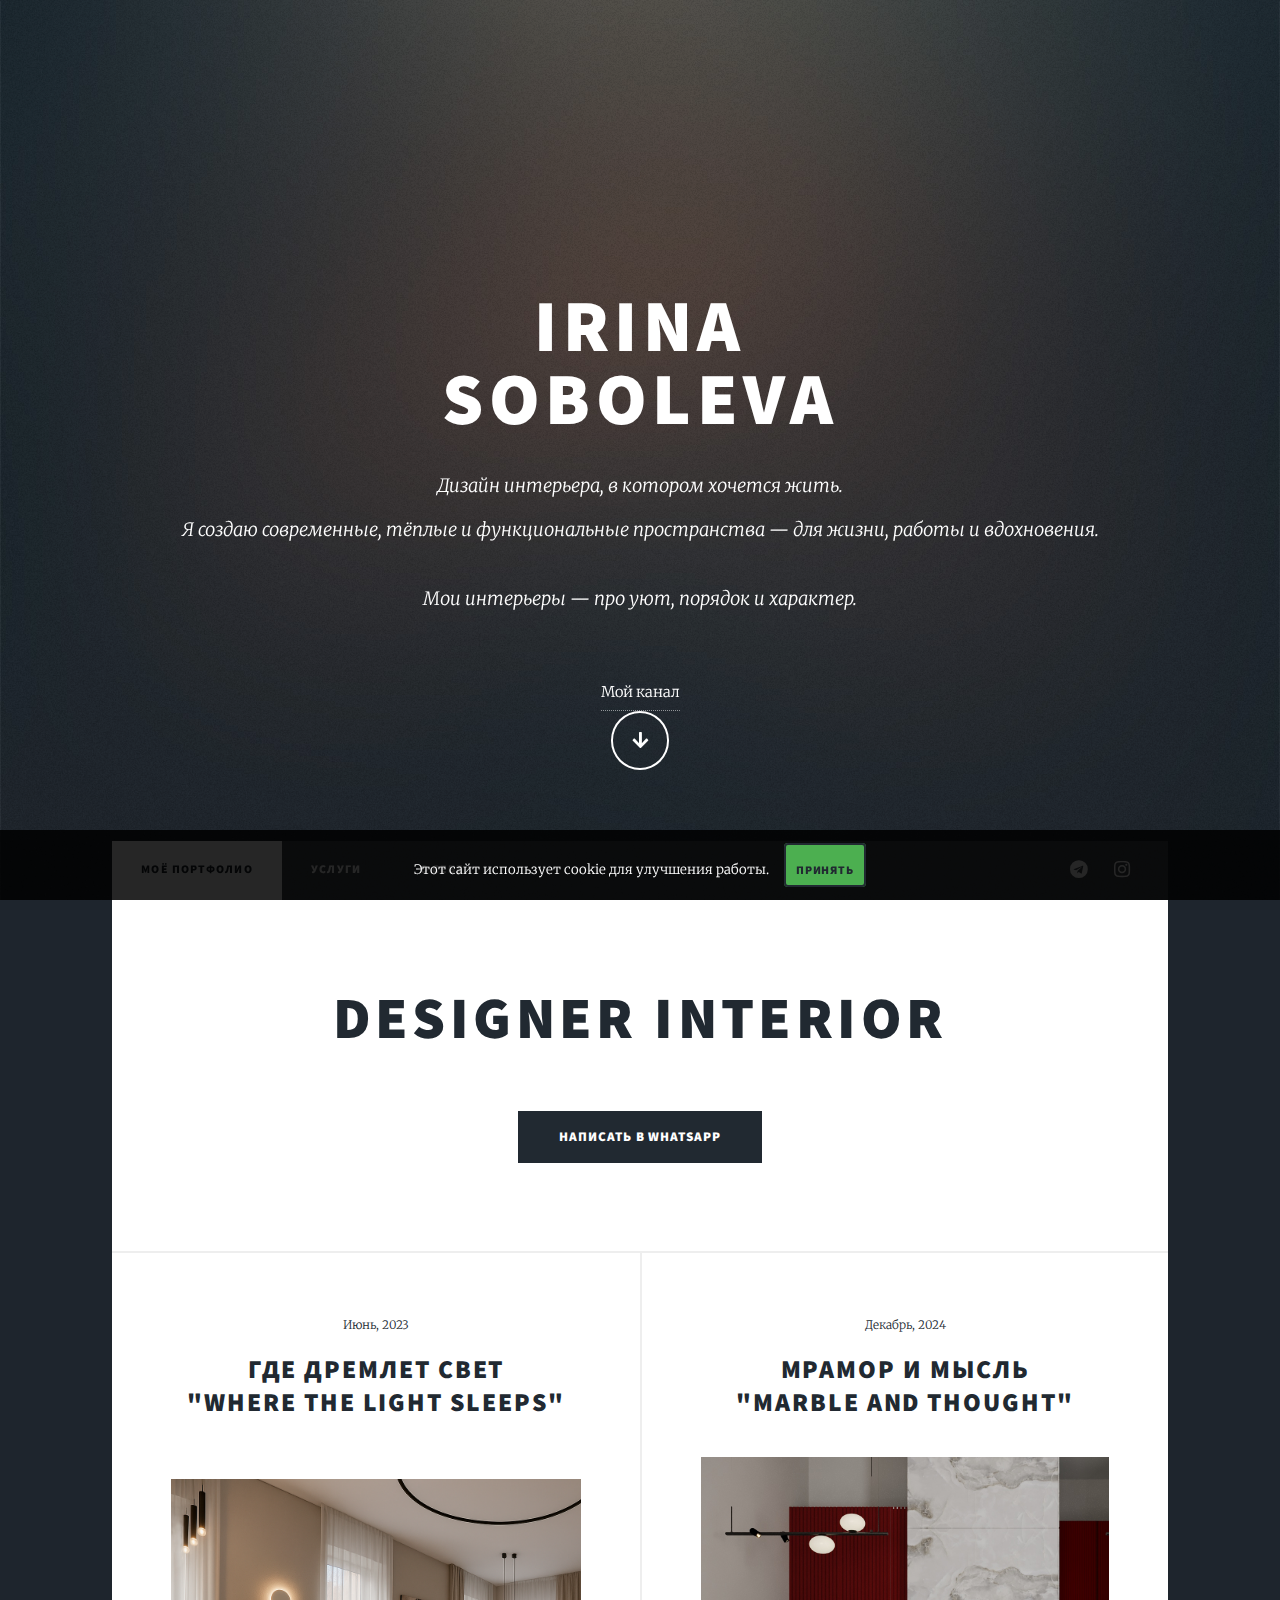
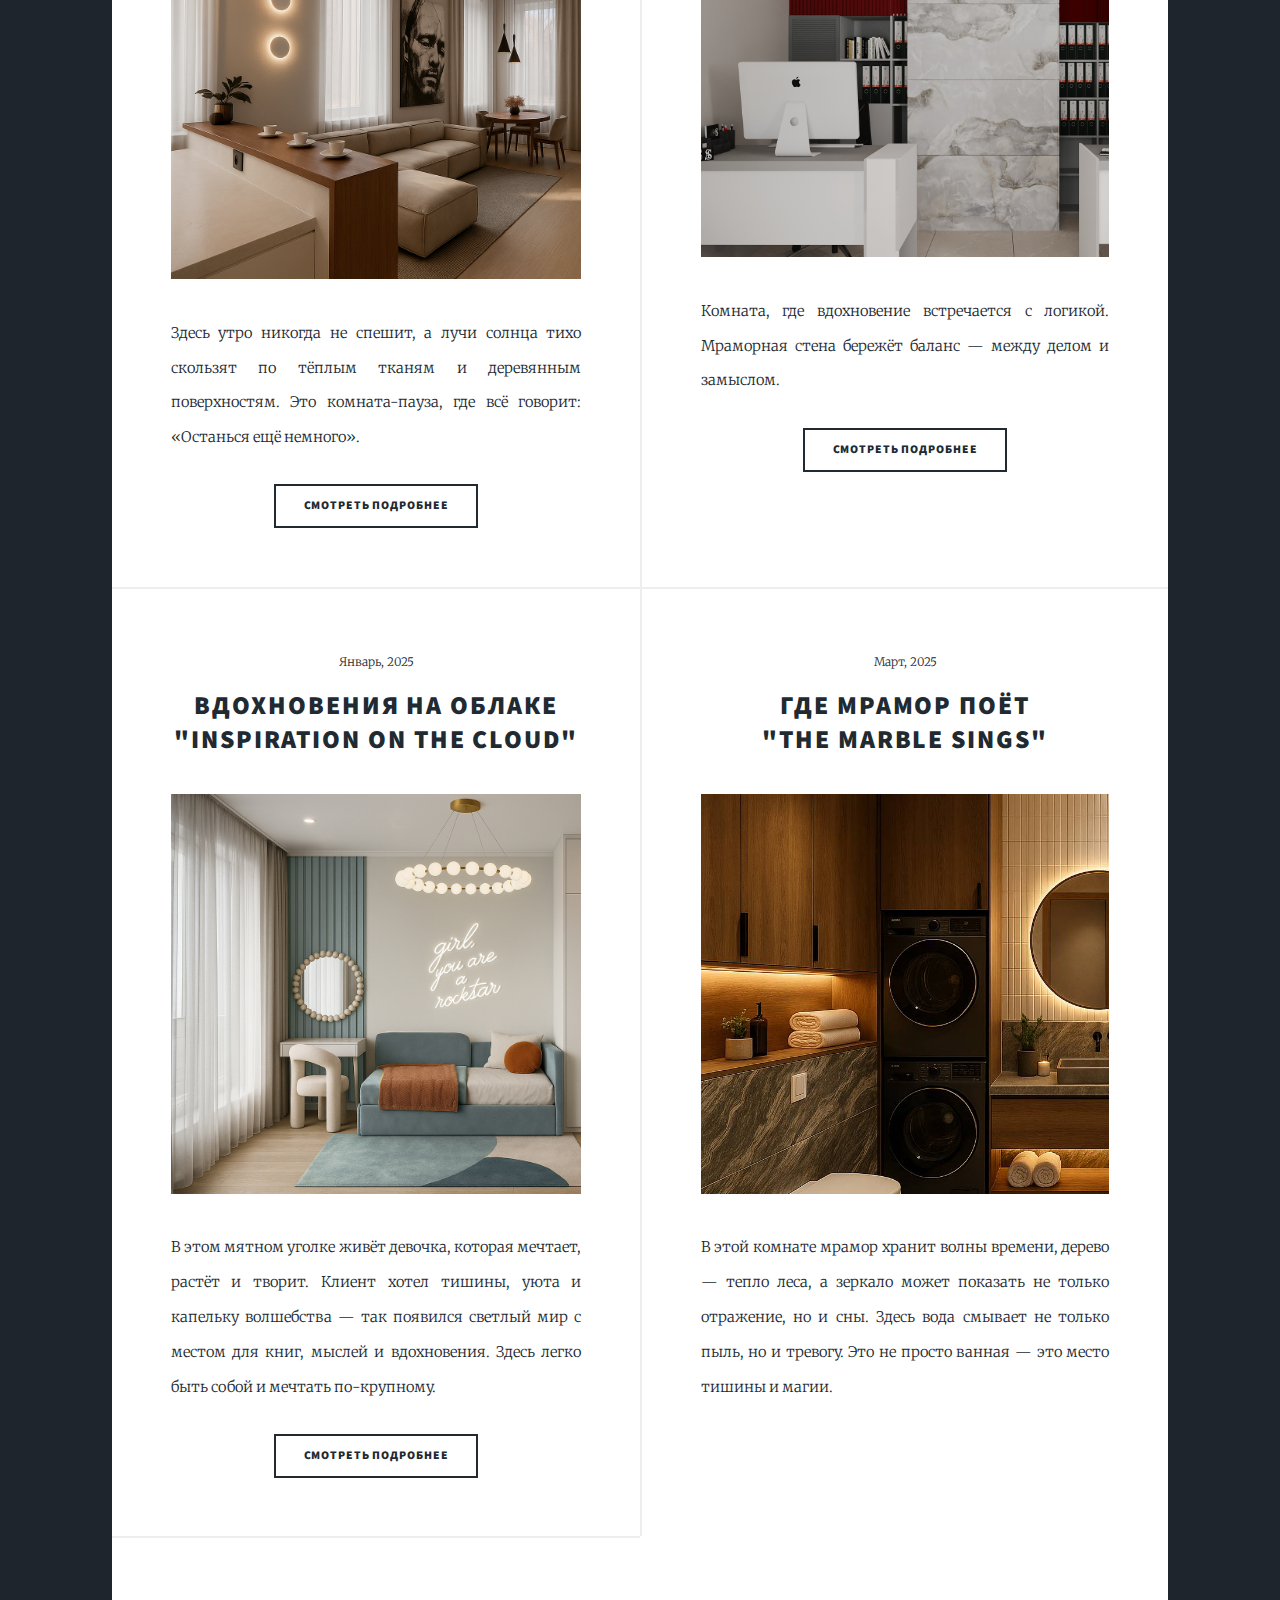
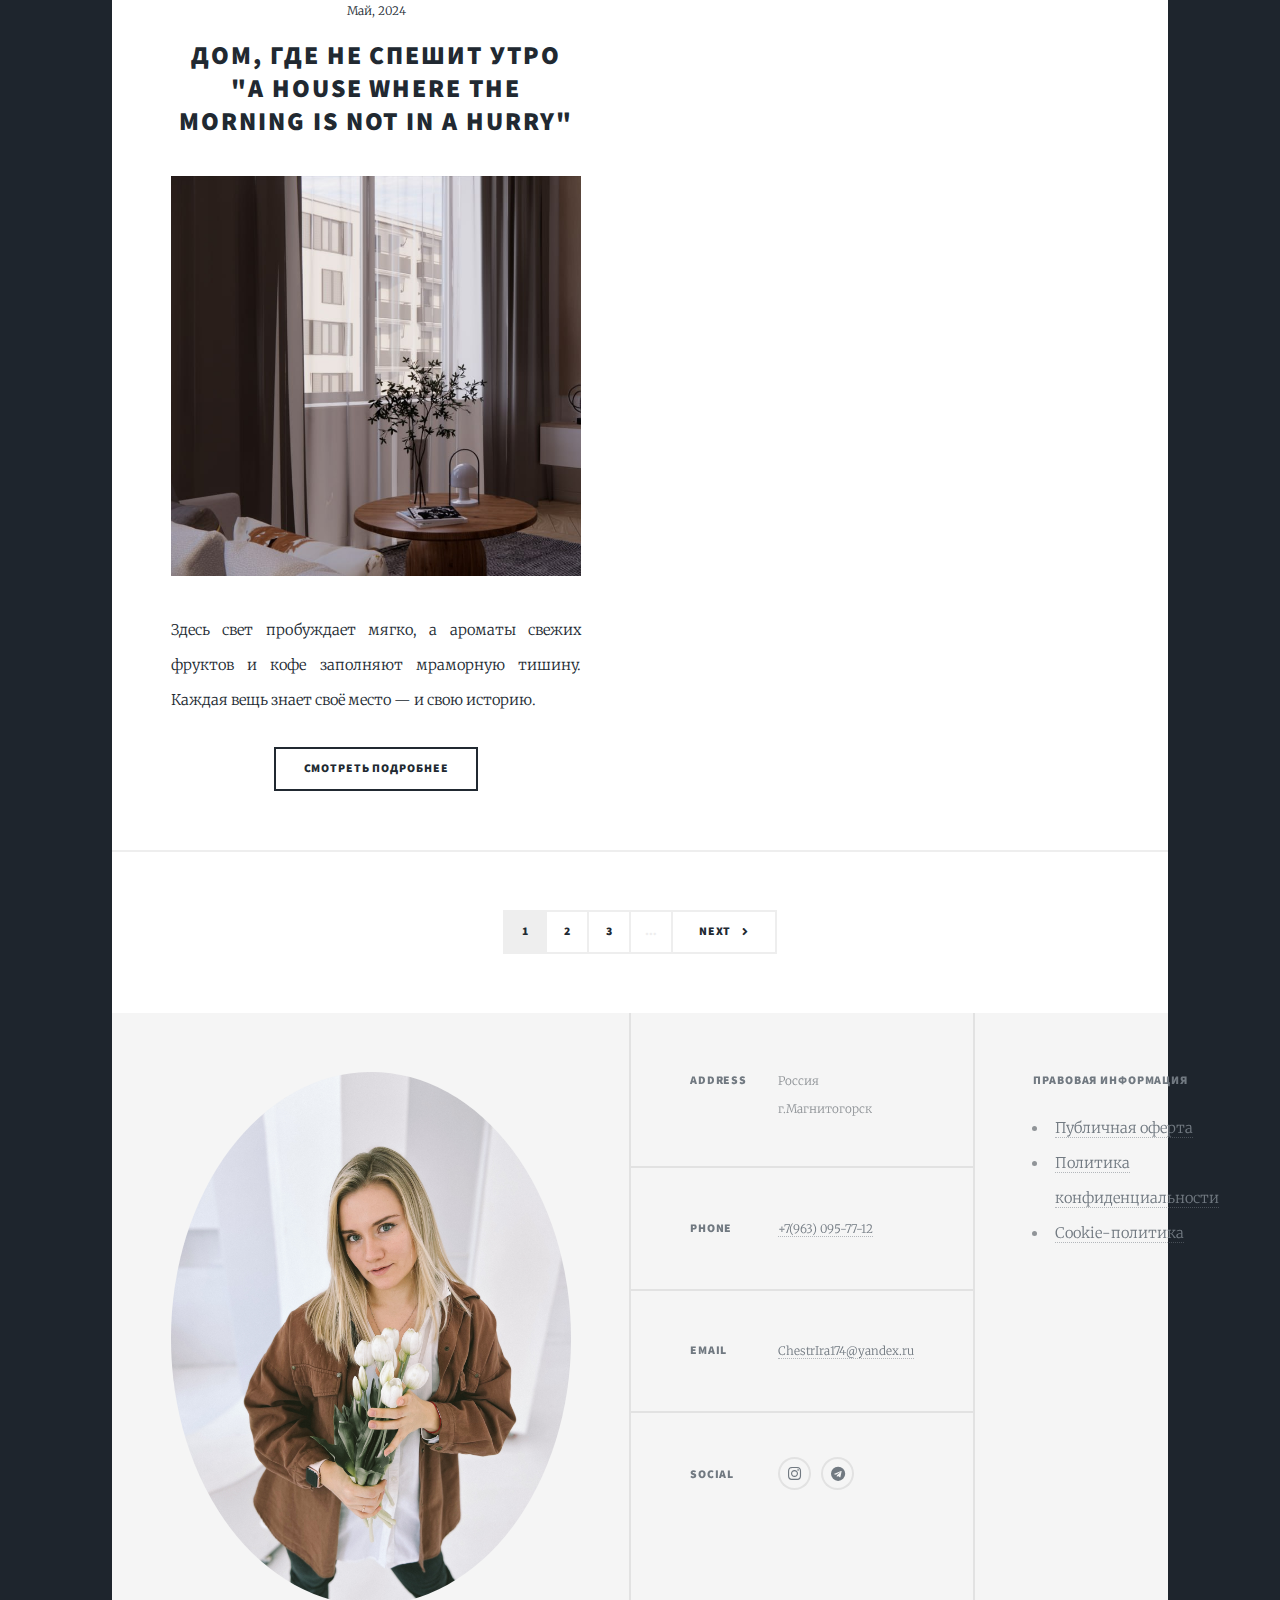
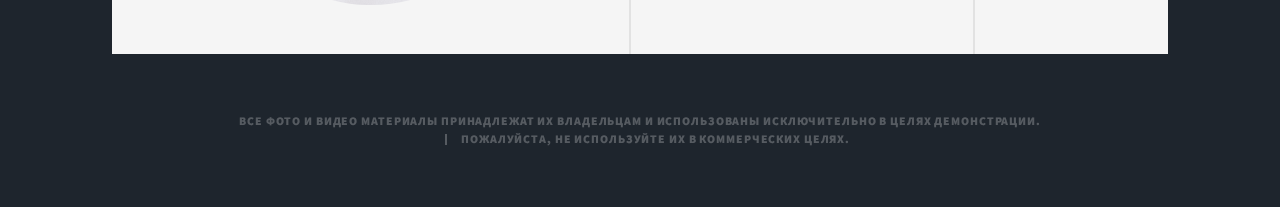
<file: index.html>
<!DOCTYPE HTML>
<!--
	.Дизайнер интерьера
Соболева Ирина 	-->
<html>
	<head>
  <title>Massively by HTML5 UP</title>
  <meta charset="utf-8" />
  <meta name="viewport" content="width=device-width, initial-scale=1, user-scalable=no" />
  <link rel="stylesheet" href="assets/css/main.css" />
  <noscript><link rel="stylesheet" href="assets/css/noscript.css" /></noscript>

  <style>
    /* Адаптивность изображений и кнопок */
    .image.fit img {
      width: 100%;
      height: auto;
      object-fit: cover;
    }

    @media (max-width: 768px) {
      header.major h2,
      h2.marianna {
        font-size: 1.5em !important;
      }

      .button.large.primary {
        font-size: 1em;
        padding: 0.75em 1.5em;
      }

      .image.fit img {
        max-height: 300px;
      }

      #intro h1 {
        font-size: 2em;
      }

      #intro p {
        font-size: 1em;
      }
    }
  </style>
</head>
	<body class="is-preload">

		<!-- Wrapper -->
			<div id="wrapper" class="fade-in">

				<!-- Intro -->
					<div id="intro">
						<h1>IRINA<br />
						SOBOLEVA</h1>
						<p>Дизайн интерьера, в котором хочется жить.
                                                <br>Я создаю современные, тёплые и функциональные пространства — для жизни, работы и вдохновения.</br>
<p>Мои интерьеры — про уют, порядок и характер.

</p>
</p> <a href="https://t.me/interiorsobol" target="_blank"> Мой канал </a>

						<ul class="actions">
							<li><a href="#header" class="button icon solid solo fa-arrow-down scrolly">Continue</a></li>
						</ul>
					</div>

				<!-- Header -->
					<header id="header">
						<a href="index.html" class="logo">IRINA SOBOLEVA</a>
					</header>

				<!-- Nav -->
					<nav id="nav">
						<ul class="links">
							<li class="active"><a href="index.html">Моё Портфолио</a></li>
							<li><a href="services.html">Услуги</a></li>
                                                        <li><a href="about.html">О себе</a></li>
						</ul>
						<ul class="icons">
							<li><a href="https://t.me/interiorsobol" class="icon brands fa-telegram"><span class="label">Telegram</span></a></li>
              						<li><a href="#" class="icon brands fa-instagram"><span class="label">Instagram</span></a></li>
													</ul>
					</nav>

				<!-- Main -->
					<div id="main">

						<!-- Featured Post -->
							 <section class="post featured">
                                                         <header class="major">
                                                          <h2 class="marianna">
  Designer Interior
</h2>
  </header>
 
 
  <ul class="actions special">
    <li>
    <a
      href="https://api.whatsapp.com/send?phone=79630957712"
      class="button large primary"
      target="_blank"
      rel="noopener noreferrer"
    >
      Написать в WhatsApp
    </a>
  </li>
</ul>
</section>

						<!-- Posts -->
							<section class="posts">
								<article>
									<header>
										<span class="date">Июнь, 2023</span>
										
<h2>
        <a href="project1.html">Где дремлет свет<br />"Where the light sleeps"</a>
      </h2>
</header>
									
<header class="major">
  <!-- ... -->
</header>
<a href="project1.html" class="image fit">
      <img
        src="images/mainphoto.jpg"
        alt=""
        style="width:600px; height:400px; object-fit:cover; display:block;"
      />
    </a>
									<p>Здесь утро никогда не спешит, а лучи солнца тихо скользят по тёплым тканям и деревянным поверхностям. Это комната-пауза, где всё говорит: «Останься ещё немного».

</p>
									
<ul class="actions special">
										<li><a href="project1.html" class="button">Смотреть подробнее</a></li>

</ul>
</article>
	<article>
									<header>
										<span class="date">Декабрь, 2024</span>
										<h2><a href="project2.html">Мрамор и мысль<br />
										"Marble and Thought"</a></h2>
									</header>
									<a href="project2.html" class="image fit">
                                                                        <img src="images/office.jpg" alt="" style="width:600px; height:400px; object-fit:cover; display:block;"/>
                                                                        </a>
									<p>Комната, где вдохновение встречается с логикой. Мраморная стена бережёт баланс — между делом и замыслом.</p>
									<ul class="actions special">
										<li><a href="project2.html" class="button">Смотреть подробнее</a></li>
									</ul>
								</article>
								<article>
									<header>
										<span class="date">Январь, 2025</span>
										<h2><a href="project3.html">Вдохновения на облаке<br />
										"Inspiration on the cloud"</a></h2>
									</header>
									<a href="project3.html" class="image fit"><img src="images/baby2.jpg" alt="" style="width:600px; height:400px; object-fit:cover; display:block;" /></a>
									<p>В этом мятном уголке живёт девочка, которая мечтает, растёт и творит. Клиент хотел тишины, уюта и капельку волшебства — так появился светлый мир с местом для книг, мыслей и вдохновения. Здесь легко быть собой и мечтать по-крупному.</p>
									<ul class="actions special">
										<li><a href="project3.html" class="button">Смотреть подробнее</a></li>
									</ul>
								</article>
								<article>
									<header>
										<span class="date">Март, 2025</span>
										<h2><a href="#">Где мрамор поёт<br />
										"The marble sings"</a></h2>
									</header>
									<a href="#" class="image fit"><img src="images/room.jpg" alt="" style="width:600px; height:400px; object-fit:cover; display:block;" /></a>
									<p>В этой комнате мрамор хранит волны времени, дерево — тепло леса, а зеркало может показать не только отражение, но и сны. Здесь вода смывает не только пыль, но и тревогу. Это не просто ванная — это место тишины и магии.</p>
																	</article>
<article>
									<header>
										<span class="date">Май, 2024</span>
										<h2><a href="project5.html">Дом, где не спешит утро<br />
										"A house where the morning is not in a hurry"</a></h2>
									</header>
									<a href="project5.html" class="image fit">
                                                                        <img src="images/1.jpg" alt="" style="width:600px; height:400px; object-fit:cover; display:block;"/>
                                                                        </a>
									<p>Здесь свет пробуждает мягко, а ароматы свежих фруктов и кофе заполняют мраморную тишину. Каждая вещь знает своё место — и свою историю.</p>
									<ul class="actions special">
										<li><a href="project5.html" class="button">Смотреть подробнее</a></li>
									</ul>
								</article>

																						</section>

						<!-- Footer -->
							<footer>
								<div class="pagination">
									<!--<a href="#" class="previous">Prev</a>-->
									<a href="#" class="page active">1</a>
									<a href="#" class="page">2</a>
									<a href="#" class="page">3</a>
									<span class="extra">&hellip;</span>
									<a href="#" class="next">Next</a>
								</div>

							</footer>

					</div>

				<!-- Footer -->
					<footer id="footer">
						<section>
<section>
        <div class="fields">
    
      <img src="images/foto.jpeg" alt="Моё фото" style="max-width:400px; border-radius:50%;" />
    </div>
  </section>	
							<form method="post" action="#">
								<div class="fields">
								</div>	
 							
							</form>
						</section>

						<section class="split contact">
							<section class="alt">
								<h3>Address</h3>
								<p>Россия<br />
								г.Магнитогорск</p>
							</section>
							<section>
								<h3>Phone</h3>
								<p><a href="#">+7(963) 095-77-12</a></p>
							</section>
							<section>
								<h3>Email</h3>
								<p><a href="#">ChestrIra174@yandex.ru</a></p>
							</section>
							<section>
								<h3>Social</h3>
								<ul class="icons alt">
																		
									<li><a href="#" class="icon brands alt fa-instagram"><span class="label">Instagram</span></a></li>
									<li><a href="https://t.me/interiorsobol" class="icon brands alt fa-telegram"><span class="label">Telegram</span></a></li>
								</ul>
							</section>
						</section>
<section class="legal-links">
  <h3>Правовая информация</h3>
  <ul class="links-list">
    <li><a href="offer.html" target="_blank">Публичная оферта</a></li>
    <li><a href="privacy.html" target="_blank">Политика конфиденциальности</a></li>
    <li><a href="cookies.html" target="_blank">Cookie‑политика</a></li>
  </ul>
</section>

					</footer>

				<!-- Copyright -->
					<div id="copyright">
						<ul><li>Все фото и видео материалы принадлежат их владельцам и использованы исключительно в целях демонстрации.</li><li>Пожалуйста, не используйте их в коммерческих целях.</li></ul>
					</div>

			</div>

		<!-- Scripts -->
			<script src="assets/js/jquery.min.js"></script>
			<script src="assets/js/jquery.scrollex.min.js"></script>
			<script src="assets/js/jquery.scrolly.min.js"></script>
			<script src="assets/js/browser.min.js"></script>
			<script src="assets/js/breakpoints.min.js"></script>
			<script src="assets/js/util.js"></script>
			<script src="assets/js/main.js"></script>
                        <script type="module" src="assets/js/marianna.js"></script>
<!-- HTML баннера -->
<div id="cookie-banner" style="
    position: fixed; bottom: 0; left: 0; right: 0;
    background: rgba(0,0,0,0.85); color: #fff;
    padding: 1em; text-align: center; font-size: 0.9em;
    display: none; z-index: 10000;
">
  Этот сайт использует cookie для улучшения работы. 
  <button id="cookie-accept" style="
      margin-left: 1em; padding: 0.5em 1em;
      background: #4CAF50; color: #fff; border: none;
      border-radius: 4px; cursor: pointer;
  ">
    Принять
  </button>
</div>

<script>
(function() {
  var banner = document.getElementById('cookie-banner');
  var accept = document.getElementById('cookie-accept');
  // Если согласия нет в localStorage — показываем баннер
  if (!localStorage.getItem('cookieConsent')) {
    banner.style.display = 'block';
  }
  accept.addEventListener('click', function() {
    localStorage.setItem('cookieConsent', 'yes');
    banner.style.display = 'none';
  });
})();
</script>

                           

	</body>
</html>
</file>
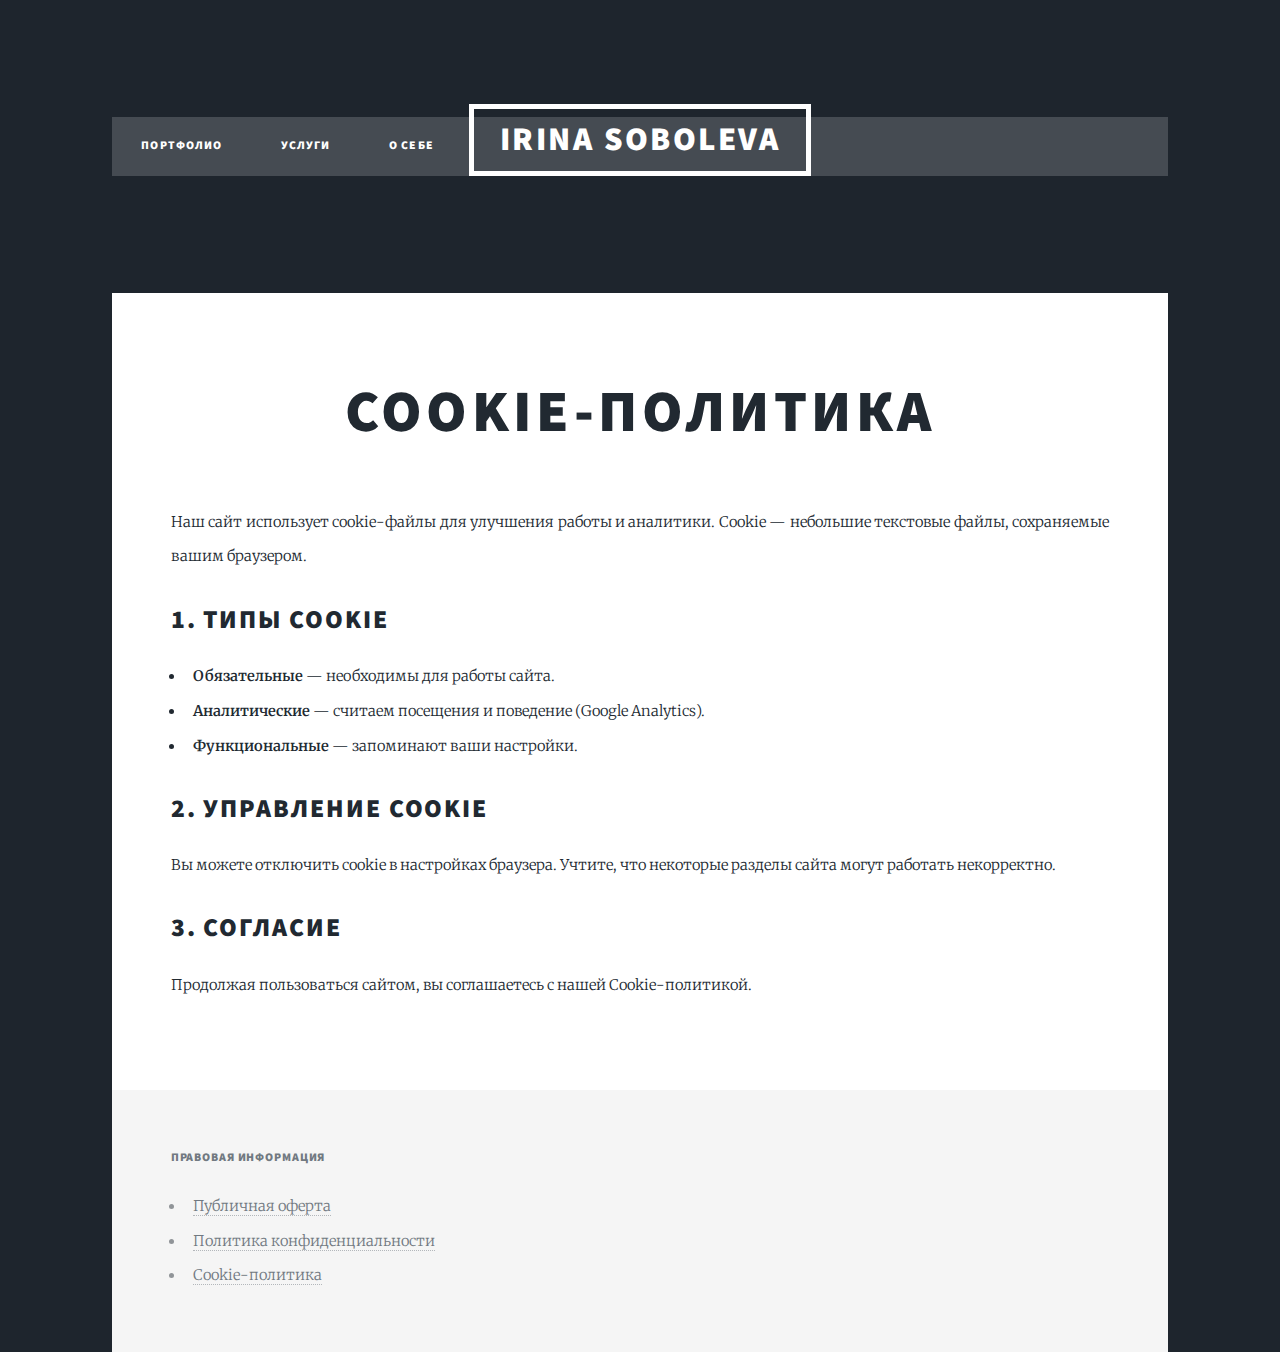
<file: cookies.html>
<!DOCTYPE HTML>
<html lang="ru">
<head>
  <meta charset="utf-8" />
  <title>Cookie‑политика — IRINA SOBOLEVA</title>
  <meta name="viewport" content="width=device-width, initial-scale=1" />
  <link rel="stylesheet" href="assets/css/main.css" />
  <noscript><link rel="stylesheet" href="assets/css/noscript.css" /></noscript>
</head>
<body class="is-preload">
  <header id="header">
    <a href="index.html" class="logo">IRINA SOBOLEVA</a>
    <nav id="nav">
      <ul class="links">
        <li><a href="index.html">Портфолио</a></li>
        <li><a href="services.html">Услуги</a></li>
        <li><a href="about.html">О себе</a></li>
      </ul>
    </nav>
  </header>

  <div id="main">
    <section class="post">
      <header class="major">
        <h1>Cookie‑политика</h1>
      </header>

      <p>Наш сайт использует cookie‑файлы для улучшения работы и аналитики. Cookie — небольшие текстовые файлы, сохраняемые вашим браузером.</p>

      <h2>1. Типы cookie</h2>
      <ul>
        <li><strong>Обязательные</strong> — необходимы для работы сайта.</li>
        <li><strong>Аналитические</strong> — считаем посещения и поведение (Google Analytics).</li>
        <li><strong>Функциональные</strong> — запоминают ваши настройки.</li>
      </ul>

      <h2>2. Управление cookie</h2>
      <p>Вы можете отключить cookie в настройках браузера. Учтите, что некоторые разделы сайта могут работать некорректно.</p>

      <h2>3. Согласие</h2>
      <p>Продолжая пользоваться сайтом, вы соглашаетесь с нашей Cookie‑политикой.</p>

    </section>
  </div>

  <footer id="footer">
    <section class="legal-links">
      <h3>Правовая информация</h3>
      <ul class="links-list">
        <li><a href="offer.html">Публичная оферта</a></li>
        <li><a href="privacy.html">Политика конфиденциальности</a></li>
        <li><a href="cookies.html">Cookie‑политика</a></li>
      </ul>
    </section>
  </footer>

  <script src="assets/js/jquery.min.js"></script>
  <script src="assets/js/main.js"></script>
</body>
</html>
</file>
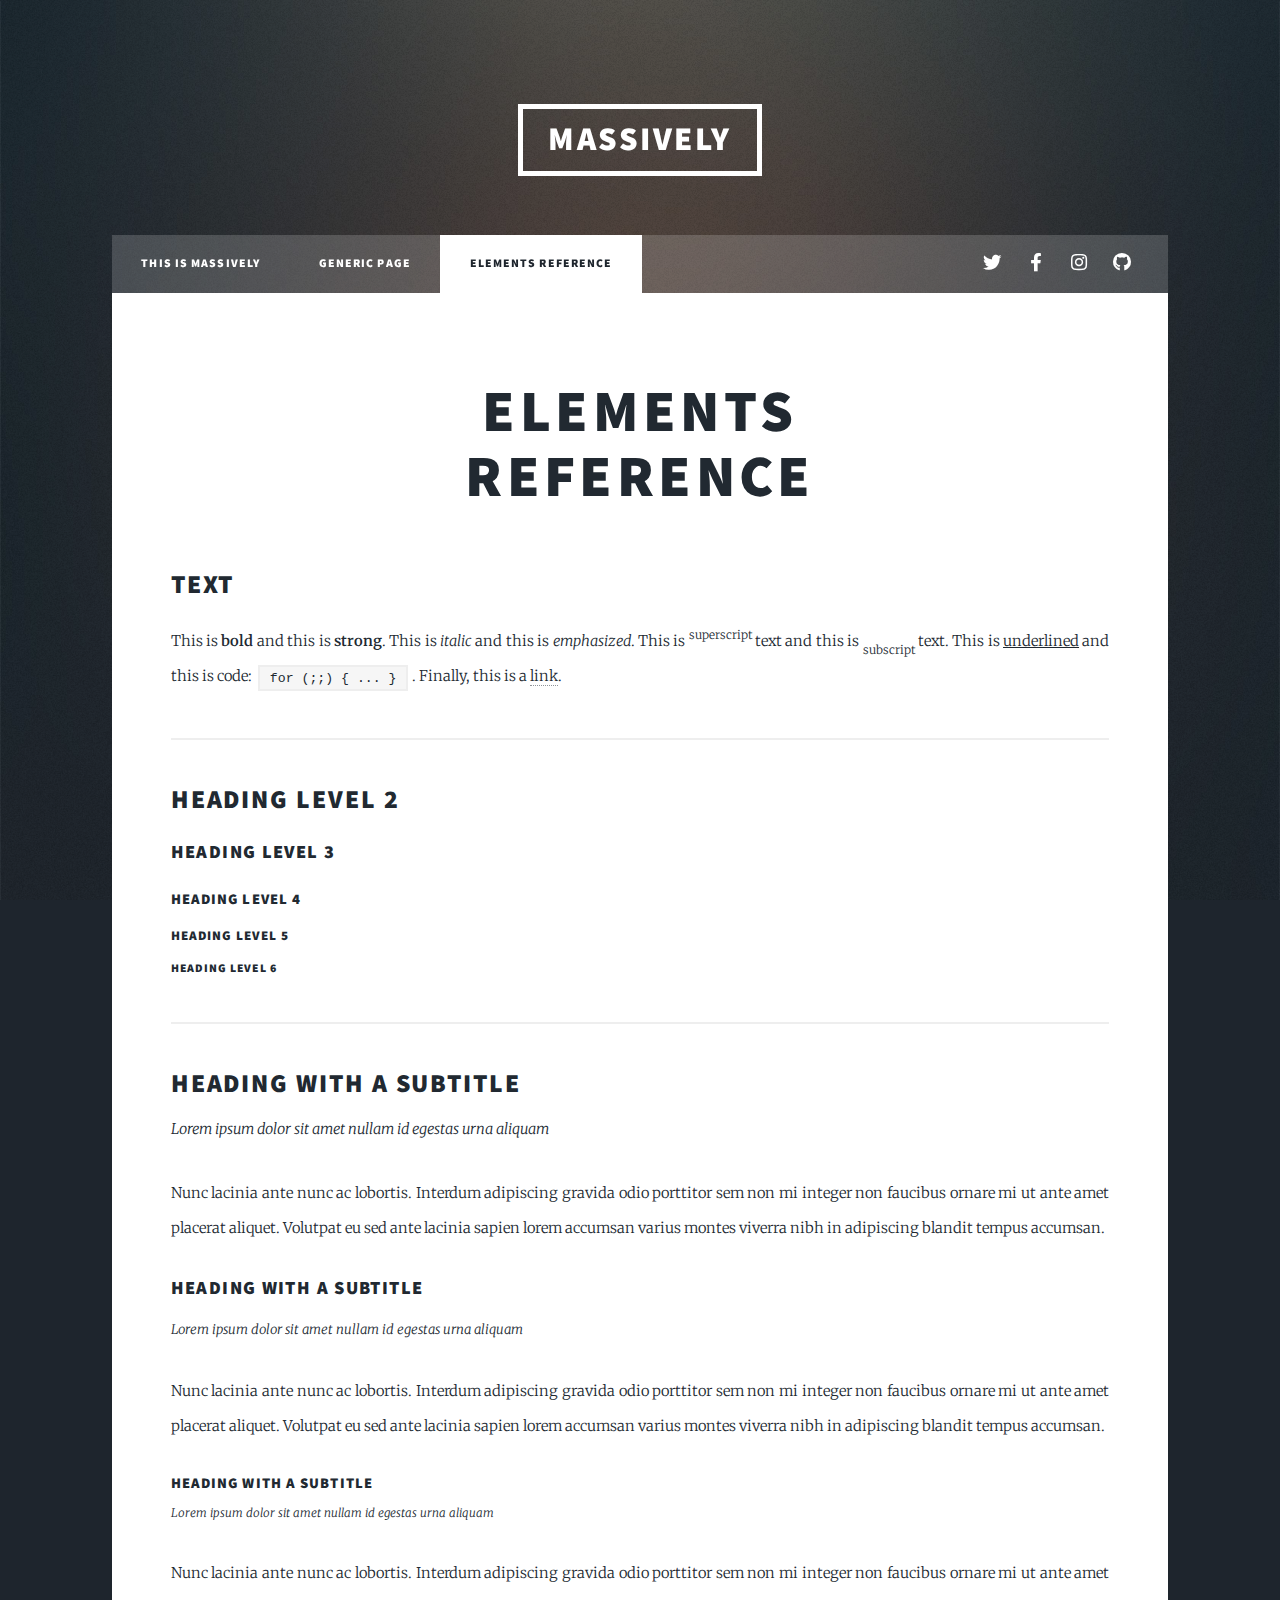
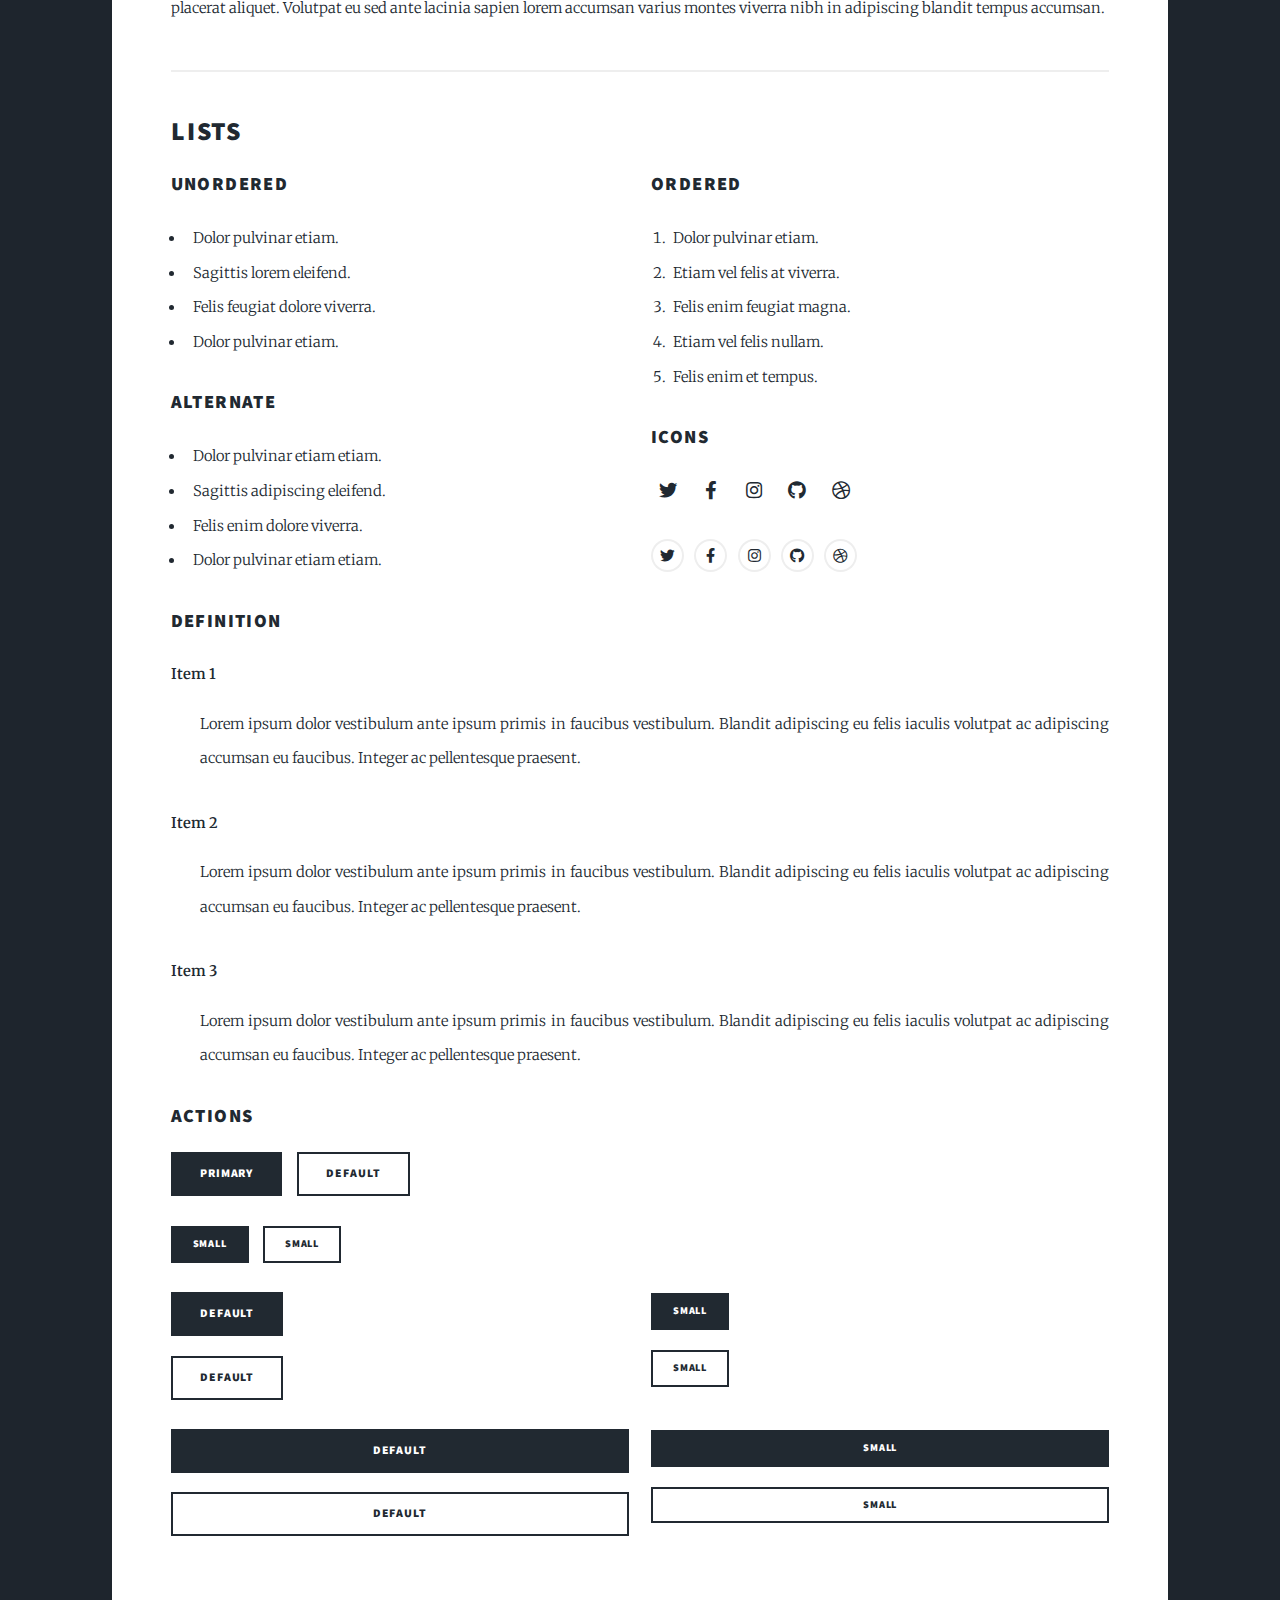
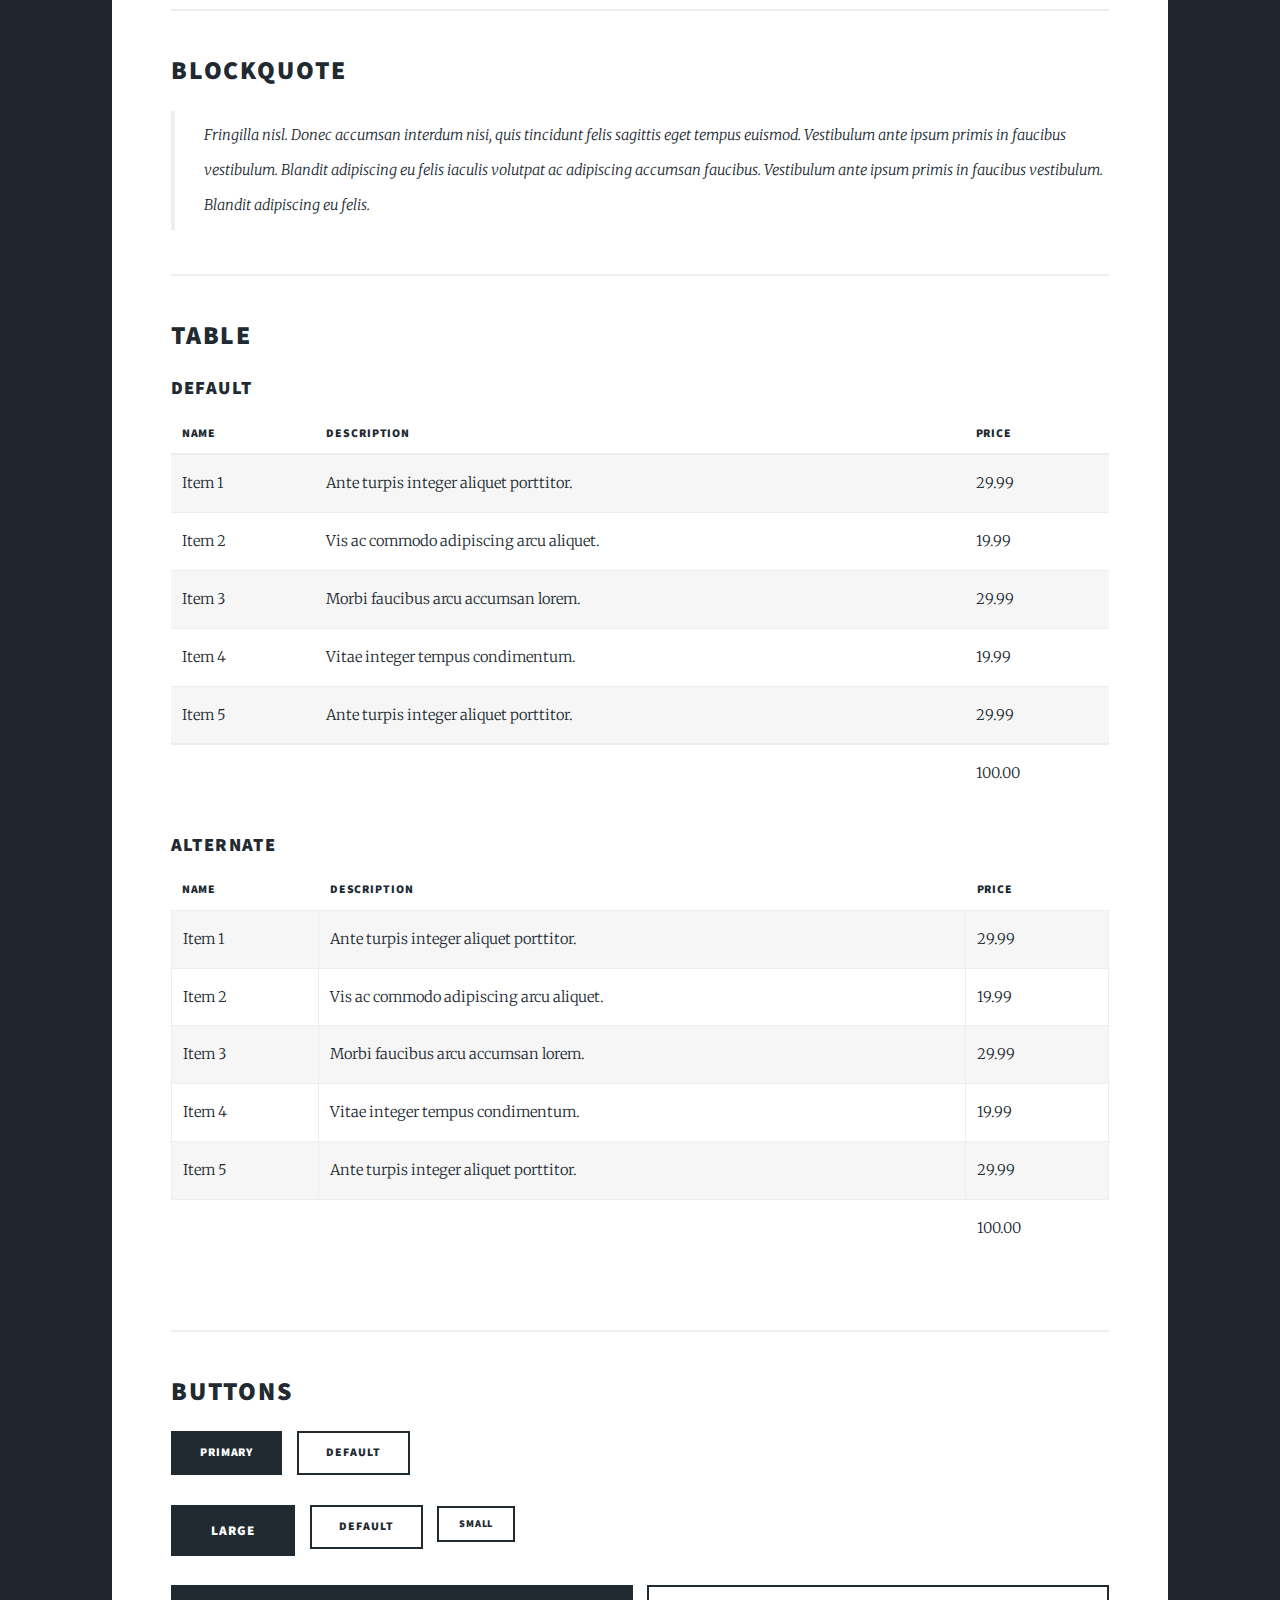
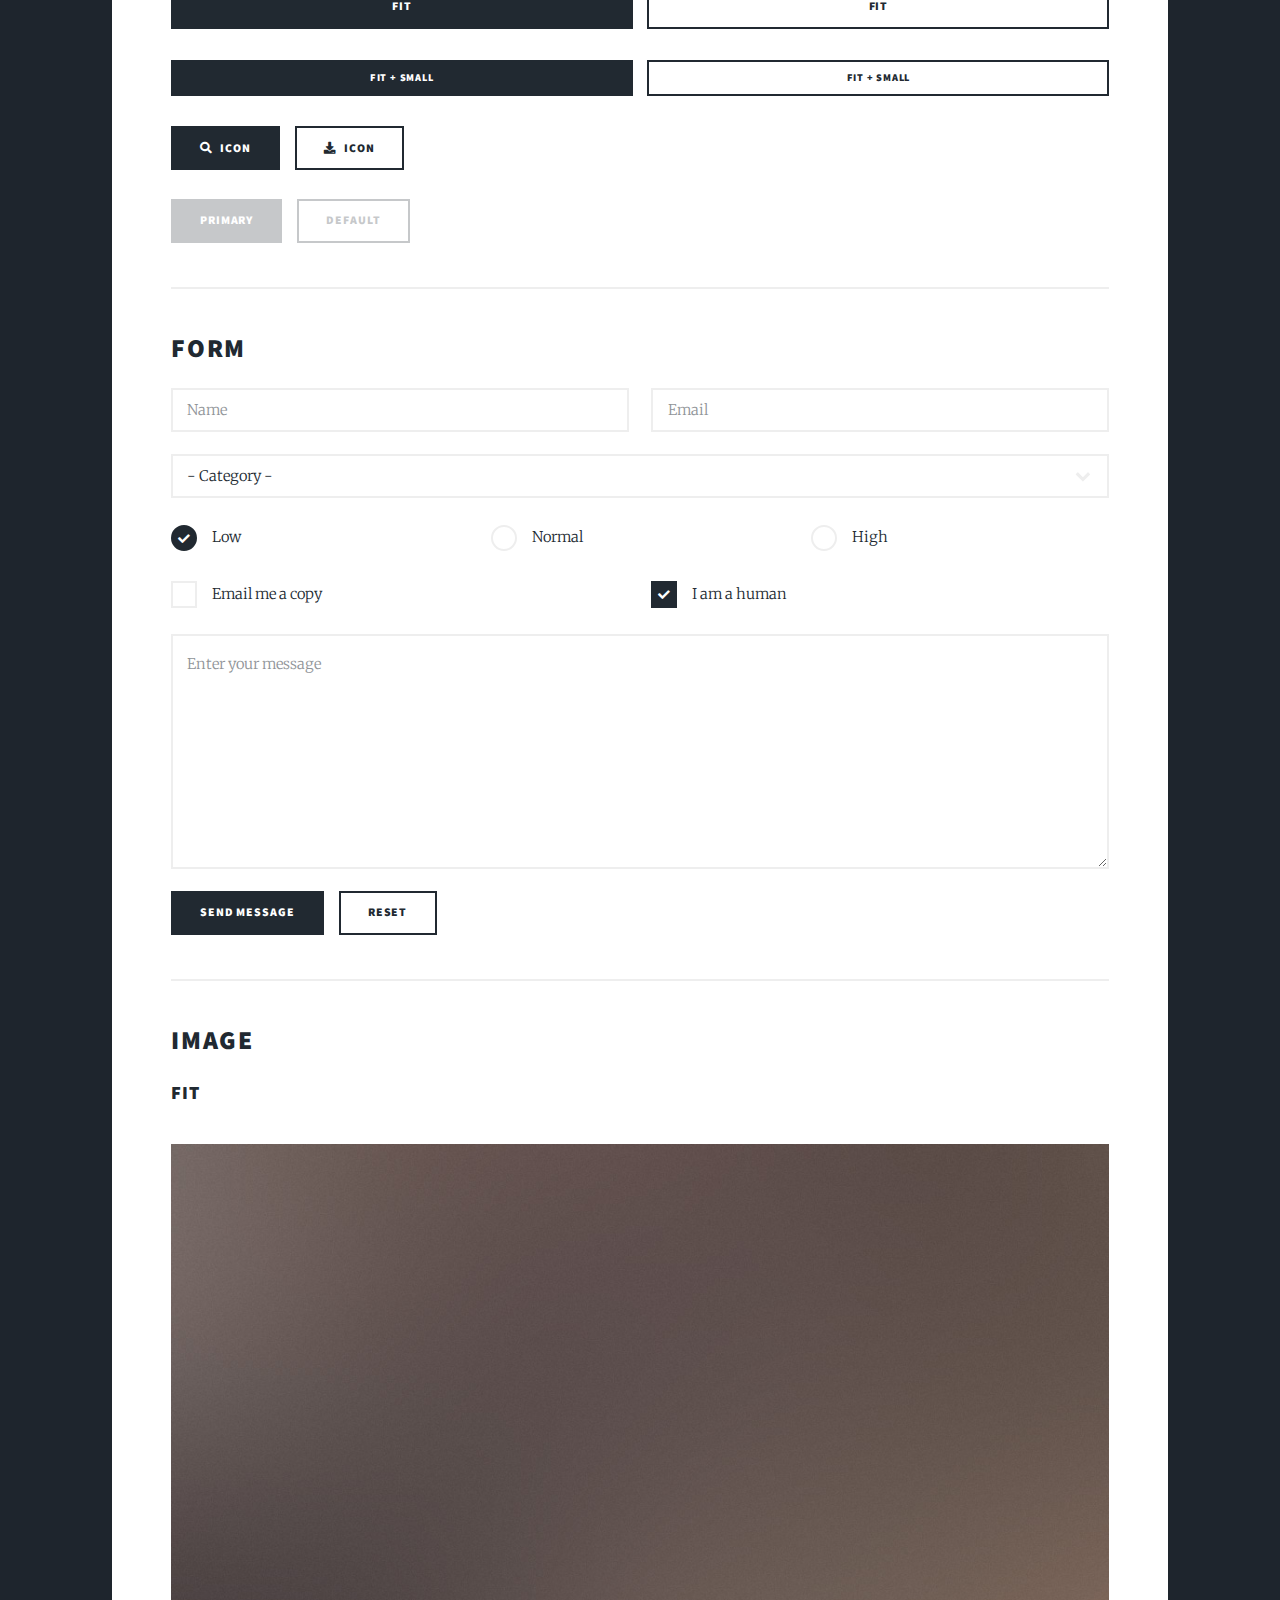
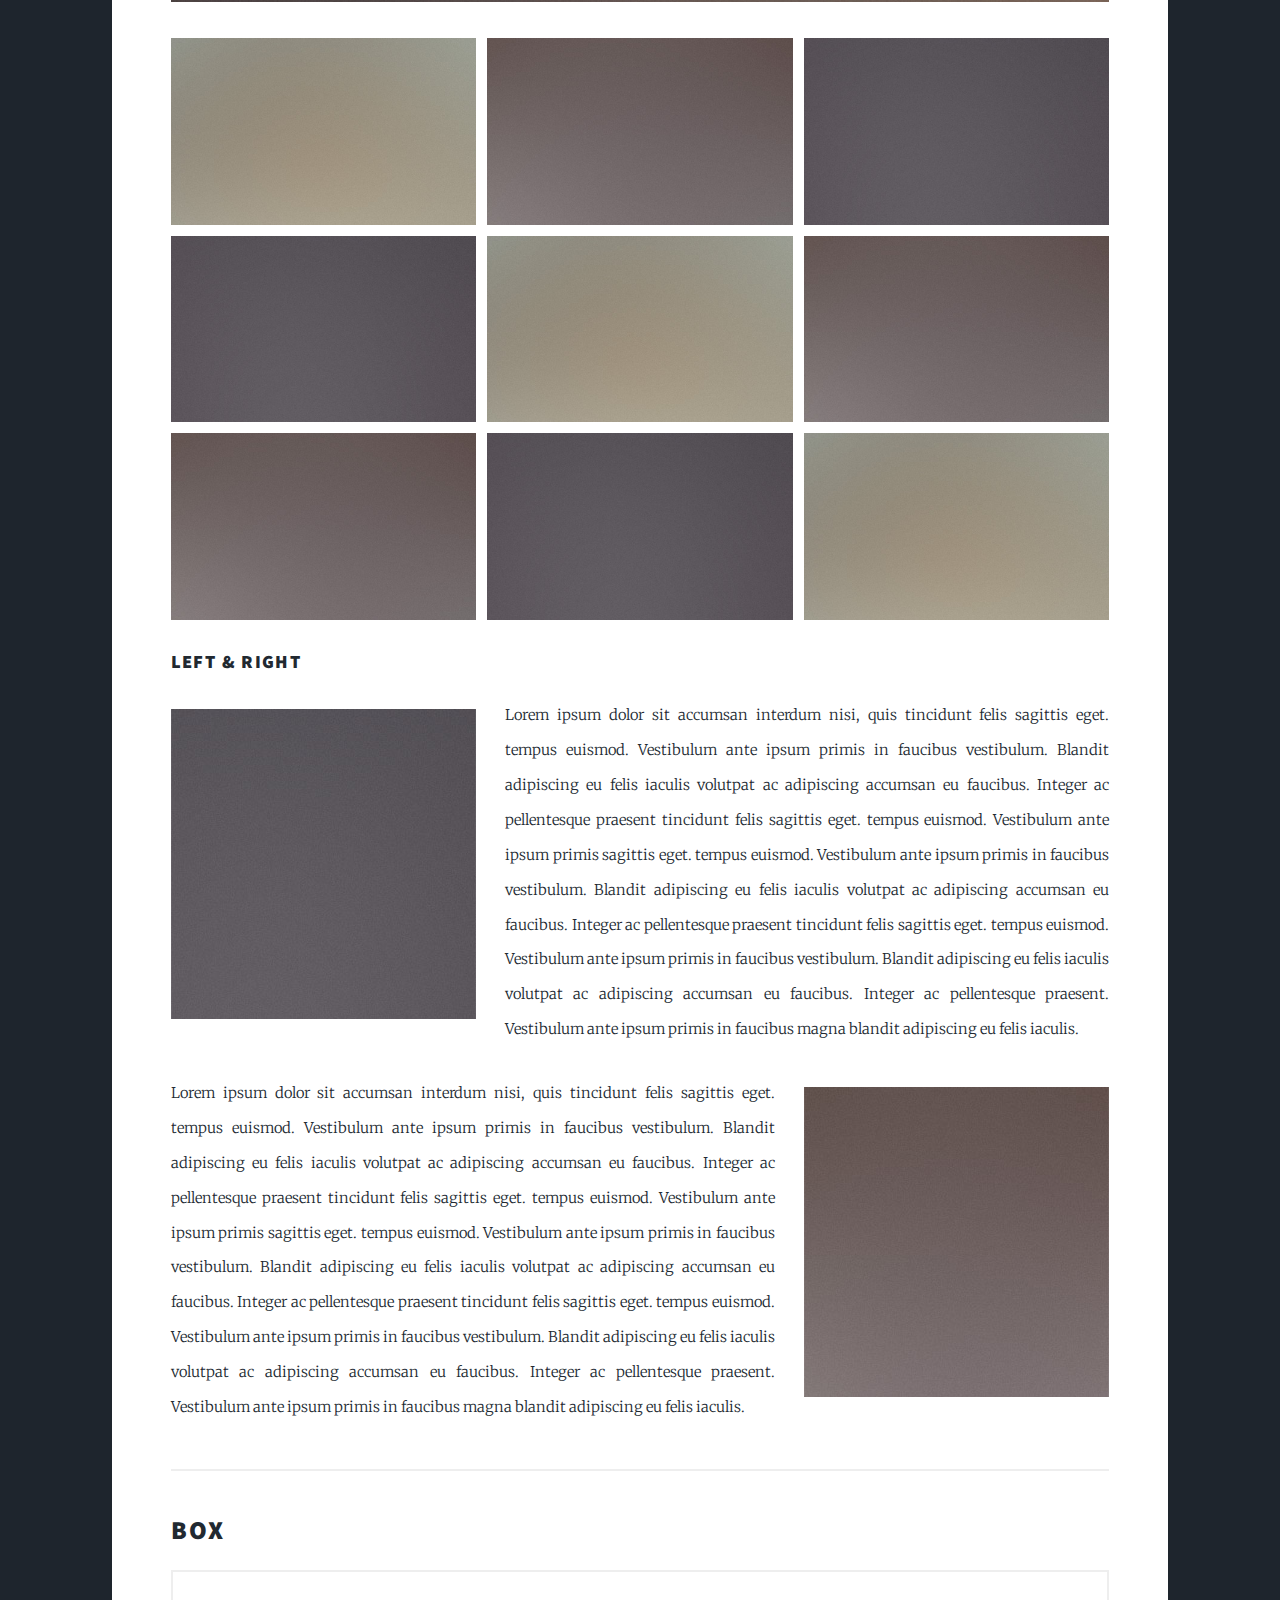
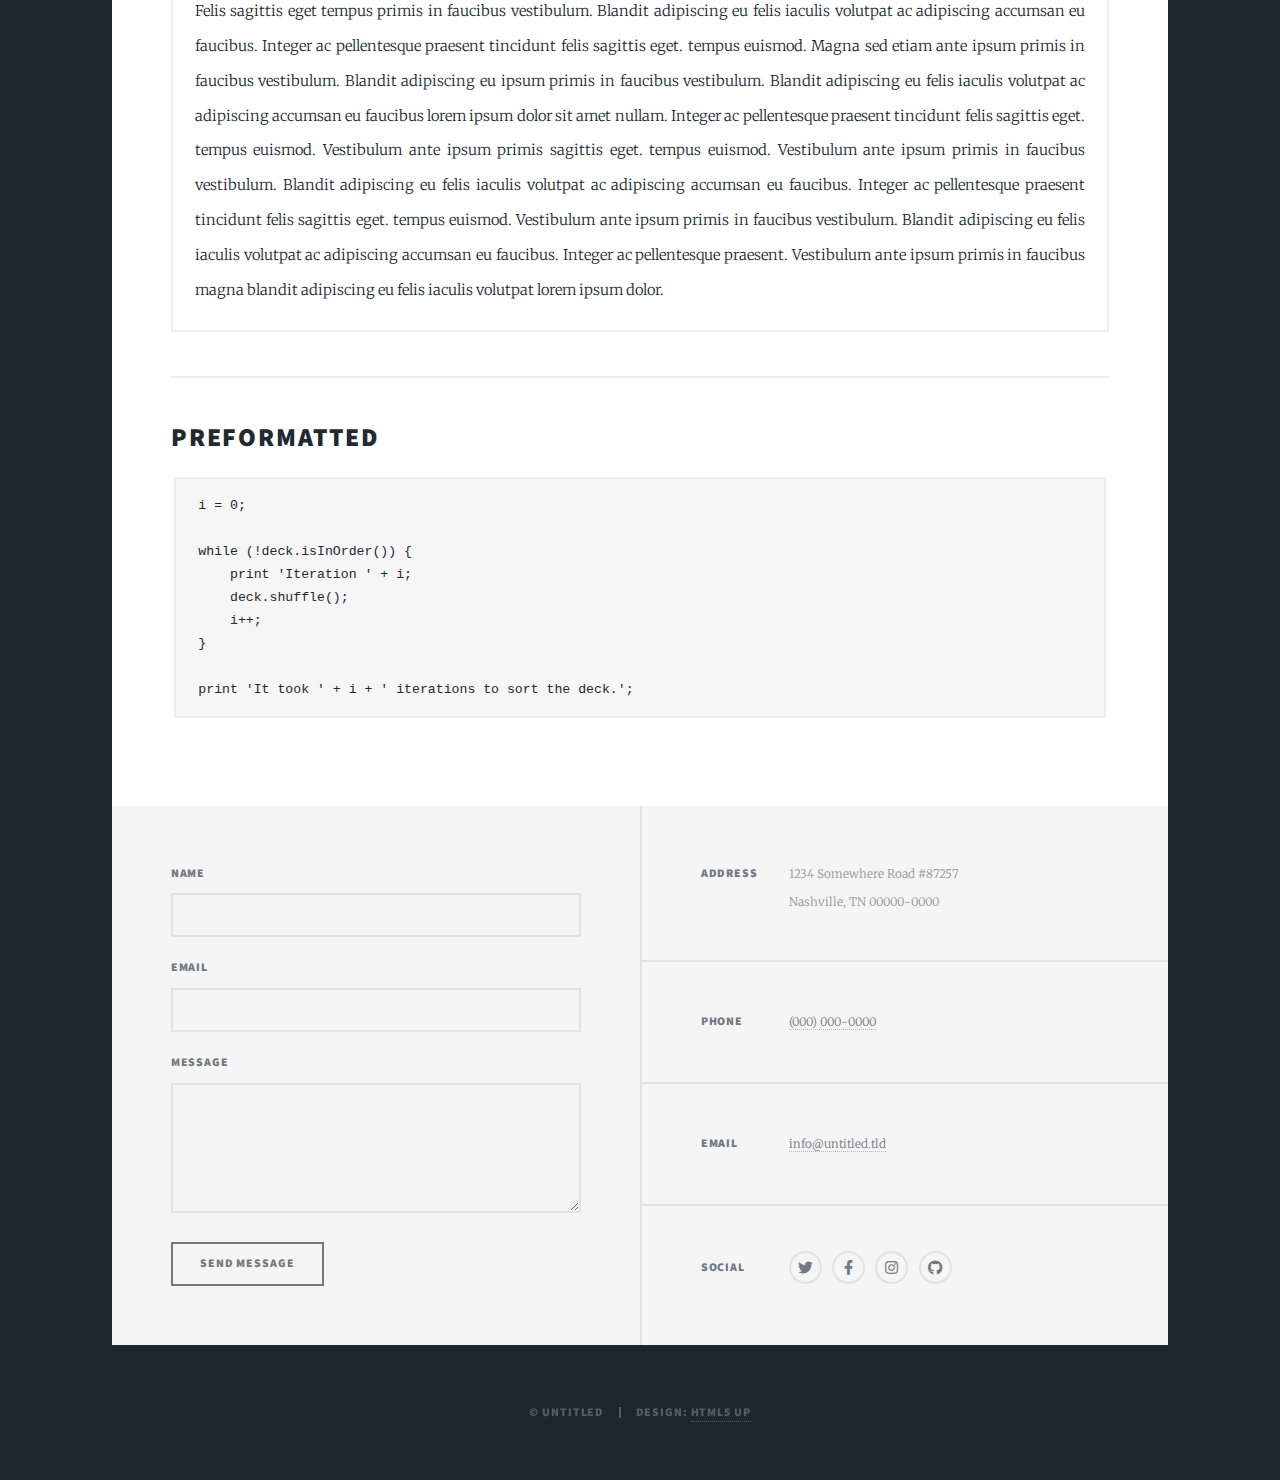
<file: elements.html>
<!DOCTYPE HTML>
<!--
	Massively by HTML5 UP
	html5up.net | @ajlkn
	Free for personal and commercial use under the CCA 3.0 license (html5up.net/license)
-->
<html>
	<head>
		<title>Elements Reference - Massively by HTML5 UP</title>
		<meta charset="utf-8" />
		<meta name="viewport" content="width=device-width, initial-scale=1, user-scalable=no" />
		<link rel="stylesheet" href="assets/css/main.css" />
		<noscript><link rel="stylesheet" href="assets/css/noscript.css" /></noscript>
	</head>
	<body class="is-preload">

		<!-- Wrapper -->
			<div id="wrapper">

				<!-- Header -->
					<header id="header">
						<a href="index.html" class="logo">Massively</a>
					</header>

				<!-- Nav -->
					<nav id="nav">
						<ul class="links">
							<li><a href="index.html">This is Massively</a></li>
							<li><a href="generic.html">Generic Page</a></li>
							<li class="active"><a href="elements.html">Elements Reference</a></li>
						</ul>
						<ul class="icons">
							<li><a href="#" class="icon brands fa-twitter"><span class="label">Twitter</span></a></li>
							<li><a href="#" class="icon brands fa-facebook-f"><span class="label">Facebook</span></a></li>
							<li><a href="#" class="icon brands fa-instagram"><span class="label">Instagram</span></a></li>
							<li><a href="#" class="icon brands fa-github"><span class="label">GitHub</span></a></li>
						</ul>
					</nav>

				<!-- Main -->
					<div id="main">

						<!-- Post -->
							<section class="post">
								<header class="major">
									<h1>Elements<br />
									Reference</h1>
								</header>

								<!-- Text stuff -->
									<h2>Text</h2>
									<p>This is <b>bold</b> and this is <strong>strong</strong>. This is <i>italic</i> and this is <em>emphasized</em>.
									This is <sup>superscript</sup> text and this is <sub>subscript</sub> text.
									This is <u>underlined</u> and this is code: <code>for (;;) { ... }</code>.
									Finally, this is a <a href="#">link</a>.</p>
									<hr />
									<h2>Heading Level 2</h2>
									<h3>Heading Level 3</h3>
									<h4>Heading Level 4</h4>
									<h5>Heading Level 5</h5>
									<h6>Heading Level 6</h6>
									<hr />
									<header>
										<h2>Heading with a Subtitle</h2>
										<p>Lorem ipsum dolor sit amet nullam id egestas urna aliquam</p>
									</header>
									<p>Nunc lacinia ante nunc ac lobortis. Interdum adipiscing gravida odio porttitor sem non mi integer non faucibus ornare mi ut ante amet placerat aliquet. Volutpat eu sed ante lacinia sapien lorem accumsan varius montes viverra nibh in adipiscing blandit tempus accumsan.</p>
									<header>
										<h3>Heading with a Subtitle</h3>
										<p>Lorem ipsum dolor sit amet nullam id egestas urna aliquam</p>
									</header>
									<p>Nunc lacinia ante nunc ac lobortis. Interdum adipiscing gravida odio porttitor sem non mi integer non faucibus ornare mi ut ante amet placerat aliquet. Volutpat eu sed ante lacinia sapien lorem accumsan varius montes viverra nibh in adipiscing blandit tempus accumsan.</p>
									<header>
										<h4>Heading with a Subtitle</h4>
										<p>Lorem ipsum dolor sit amet nullam id egestas urna aliquam</p>
									</header>
									<p>Nunc lacinia ante nunc ac lobortis. Interdum adipiscing gravida odio porttitor sem non mi integer non faucibus ornare mi ut ante amet placerat aliquet. Volutpat eu sed ante lacinia sapien lorem accumsan varius montes viverra nibh in adipiscing blandit tempus accumsan.</p>

									<hr />

								<!-- Lists -->
									<h2>Lists</h2>
									<div class="row">
										<div class="col-6 col-12-small">

											<h3>Unordered</h3>
											<ul>
												<li>Dolor pulvinar etiam.</li>
												<li>Sagittis lorem eleifend.</li>
												<li>Felis feugiat dolore viverra.</li>
												<li>Dolor pulvinar etiam.</li>
											</ul>

											<h3>Alternate</h3>
											<ul class="alt">
												<li>Dolor pulvinar etiam etiam.</li>
												<li>Sagittis adipiscing eleifend.</li>
												<li>Felis enim dolore viverra.</li>
												<li>Dolor pulvinar etiam etiam.</li>
											</ul>

										</div>
										<div class="col-6 col-12-small">

											<h3>Ordered</h3>
											<ol>
												<li>Dolor pulvinar etiam.</li>
												<li>Etiam vel felis at viverra.</li>
												<li>Felis enim feugiat magna.</li>
												<li>Etiam vel felis nullam.</li>
												<li>Felis enim et tempus.</li>
											</ol>

											<h3>Icons</h3>
											<ul class="icons">
												<li><a href="#" class="icon brands fa-twitter"><span class="label">Twitter</span></a></li>
												<li><a href="#" class="icon brands fa-facebook-f"><span class="label">Facebook</span></a></li>
												<li><a href="#" class="icon brands fa-instagram"><span class="label">Instagram</span></a></li>
												<li><a href="#" class="icon brands fa-github"><span class="label">Github</span></a></li>
												<li><a href="#" class="icon brands fa-dribbble"><span class="label">Dribbble</span></a></li>
											</ul>
											<ul class="icons alt">
												<li><a href="#" class="icon brands alt fa-twitter"><span class="label">Twitter</span></a></li>
												<li><a href="#" class="icon brands alt fa-facebook-f"><span class="label">Facebook</span></a></li>
												<li><a href="#" class="icon brands alt fa-instagram"><span class="label">Instagram</span></a></li>
												<li><a href="#" class="icon brands alt fa-github"><span class="label">Github</span></a></li>
												<li><a href="#" class="icon brands alt fa-dribbble"><span class="label">Dribbble</span></a></li>
											</ul>

										</div>
									</div>
									<h3>Definition</h3>
									<dl>
										<dt>Item 1</dt>
										<dd>
											<p>Lorem ipsum dolor vestibulum ante ipsum primis in faucibus vestibulum. Blandit adipiscing eu felis iaculis volutpat ac adipiscing accumsan eu faucibus. Integer ac pellentesque praesent.</p>
										</dd>
										<dt>Item 2</dt>
										<dd>
											<p>Lorem ipsum dolor vestibulum ante ipsum primis in faucibus vestibulum. Blandit adipiscing eu felis iaculis volutpat ac adipiscing accumsan eu faucibus. Integer ac pellentesque praesent.</p>
										</dd>
										<dt>Item 3</dt>
										<dd>
											<p>Lorem ipsum dolor vestibulum ante ipsum primis in faucibus vestibulum. Blandit adipiscing eu felis iaculis volutpat ac adipiscing accumsan eu faucibus. Integer ac pellentesque praesent.</p>
										</dd>
									</dl>

									<h3>Actions</h3>
									<ul class="actions">
										<li><a href="#" class="button primary">Primary</a></li>
										<li><a href="#" class="button">Default</a></li>
									</ul>
									<ul class="actions small">
										<li><a href="#" class="button primary small">Small</a></li>
										<li><a href="#" class="button small">Small</a></li>
									</ul>
									<div class="row">
										<div class="col-6 col-12-small">
											<ul class="actions stacked">
												<li><a href="#" class="button primary">Default</a></li>
												<li><a href="#" class="button">Default</a></li>
											</ul>
										</div>
										<div class="col-6 col-12-small">
											<ul class="actions stacked">
												<li><a href="#" class="button primary small">Small</a></li>
												<li><a href="#" class="button small">Small</a></li>
											</ul>
										</div>
									</div>
									<div class="row">
										<div class="col-6 col-12-small">
											<ul class="actions stacked">
												<li><a href="#" class="button primary fit">Default</a></li>
												<li><a href="#" class="button fit">Default</a></li>
											</ul>
										</div>
										<div class="col-6 col-12-small">
											<ul class="actions stacked">
												<li><a href="#" class="button primary small fit">Small</a></li>
												<li><a href="#" class="button small fit">Small</a></li>
											</ul>
										</div>
									</div>

									<hr />

								<!-- Blockquote -->
									<h2>Blockquote</h2>
									<blockquote>Fringilla nisl. Donec accumsan interdum nisi, quis tincidunt felis sagittis eget tempus euismod. Vestibulum ante ipsum primis in faucibus vestibulum. Blandit adipiscing eu felis iaculis volutpat ac adipiscing accumsan faucibus. Vestibulum ante ipsum primis in faucibus vestibulum. Blandit adipiscing eu felis.</blockquote>

									<hr />

								<!-- Table -->
									<h2>Table</h2>

									<h3>Default</h3>
									<div class="table-wrapper">
										<table>
											<thead>
												<tr>
													<th>Name</th>
													<th>Description</th>
													<th>Price</th>
												</tr>
											</thead>
											<tbody>
												<tr>
													<td>Item 1</td>
													<td>Ante turpis integer aliquet porttitor.</td>
													<td>29.99</td>
												</tr>
												<tr>
													<td>Item 2</td>
													<td>Vis ac commodo adipiscing arcu aliquet.</td>
													<td>19.99</td>
												</tr>
												<tr>
													<td>Item 3</td>
													<td> Morbi faucibus arcu accumsan lorem.</td>
													<td>29.99</td>
												</tr>
												<tr>
													<td>Item 4</td>
													<td>Vitae integer tempus condimentum.</td>
													<td>19.99</td>
												</tr>
												<tr>
													<td>Item 5</td>
													<td>Ante turpis integer aliquet porttitor.</td>
													<td>29.99</td>
												</tr>
											</tbody>
											<tfoot>
												<tr>
													<td colspan="2"></td>
													<td>100.00</td>
												</tr>
											</tfoot>
										</table>
									</div>

									<h3>Alternate</h3>
									<div class="table-wrapper">
										<table class="alt">
											<thead>
												<tr>
													<th>Name</th>
													<th>Description</th>
													<th>Price</th>
												</tr>
											</thead>
											<tbody>
												<tr>
													<td>Item 1</td>
													<td>Ante turpis integer aliquet porttitor.</td>
													<td>29.99</td>
												</tr>
												<tr>
													<td>Item 2</td>
													<td>Vis ac commodo adipiscing arcu aliquet.</td>
													<td>19.99</td>
												</tr>
												<tr>
													<td>Item 3</td>
													<td> Morbi faucibus arcu accumsan lorem.</td>
													<td>29.99</td>
												</tr>
												<tr>
													<td>Item 4</td>
													<td>Vitae integer tempus condimentum.</td>
													<td>19.99</td>
												</tr>
												<tr>
													<td>Item 5</td>
													<td>Ante turpis integer aliquet porttitor.</td>
													<td>29.99</td>
												</tr>
											</tbody>
											<tfoot>
												<tr>
													<td colspan="2"></td>
													<td>100.00</td>
												</tr>
											</tfoot>
										</table>
									</div>

									<hr />

								<!-- Buttons -->
									<h2>Buttons</h2>
									<ul class="actions">
										<li><a href="#" class="button primary">Primary</a></li>
										<li><a href="#" class="button">Default</a></li>
									</ul>
									<ul class="actions">
										<li><a href="#" class="button primary large">Large</a></li>
										<li><a href="#" class="button">Default</a></li>
										<li><a href="#" class="button small">Small</a></li>
									</ul>
									<ul class="actions fit">
										<li><a href="#" class="button primary fit">Fit</a></li>
										<li><a href="#" class="button fit">Fit</a></li>
									</ul>
									<ul class="actions fit small">
										<li><a href="#" class="button primary fit small">Fit + Small</a></li>
										<li><a href="#" class="button fit small">Fit + Small</a></li>
									</ul>
									<ul class="actions">
										<li><a href="#" class="button primary icon solid fa-search">Icon</a></li>
										<li><a href="#" class="button icon solid fa-download">Icon</a></li>
									</ul>
									<ul class="actions">
										<li><span class="button primary disabled">Primary</span></li>
										<li><span class="button disabled">Default</span></li>
									</ul>

									<hr />

								<!-- Form -->
									<h2>Form</h2>

									<form method="post" action="#">
										<div class="row gtr-uniform">
											<div class="col-6 col-12-xsmall">
												<input type="text" name="demo-name" id="demo-name" value="" placeholder="Name" />
											</div>
											<div class="col-6 col-12-xsmall">
												<input type="email" name="demo-email" id="demo-email" value="" placeholder="Email" />
											</div>
											<!-- Break -->
											<div class="col-12">
												<select name="demo-category" id="demo-category">
													<option value="">- Category -</option>
													<option value="1">Manufacturing</option>
													<option value="1">Shipping</option>
													<option value="1">Administration</option>
													<option value="1">Human Resources</option>
												</select>
											</div>
											<!-- Break -->
											<div class="col-4 col-12-small">
												<input type="radio" id="demo-priority-low" name="demo-priority" checked>
												<label for="demo-priority-low">Low</label>
											</div>
											<div class="col-4 col-12-small">
												<input type="radio" id="demo-priority-normal" name="demo-priority">
												<label for="demo-priority-normal">Normal</label>
											</div>
											<div class="col-4 col-12-small">
												<input type="radio" id="demo-priority-high" name="demo-priority">
												<label for="demo-priority-high">High</label>
											</div>
											<!-- Break -->
											<div class="col-6 col-12-small">
												<input type="checkbox" id="demo-copy" name="demo-copy">
												<label for="demo-copy">Email me a copy</label>
											</div>
											<div class="col-6 col-12-small">
												<input type="checkbox" id="demo-human" name="demo-human" checked>
												<label for="demo-human">I am a human</label>
											</div>
											<!-- Break -->
											<div class="col-12">
												<textarea name="demo-message" id="demo-message" placeholder="Enter your message" rows="6"></textarea>
											</div>
											<!-- Break -->
											<div class="col-12">
												<ul class="actions">
													<li><input type="submit" value="Send Message" class="primary" /></li>
													<li><input type="reset" value="Reset" /></li>
												</ul>
											</div>
										</div>
									</form>

									<hr />

								<!-- Image -->
									<h2>Image</h2>

									<h3>Fit</h3>
									<span class="image fit"><img src="images/pic01.jpg" alt="" /></span>
									<div class="box alt">
										<div class="row gtr-50 gtr-uniform">
											<div class="col-4"><span class="image fit"><img src="images/pic02.jpg" alt="" /></span></div>
											<div class="col-4"><span class="image fit"><img src="images/pic03.jpg" alt="" /></span></div>
											<div class="col-4"><span class="image fit"><img src="images/pic04.jpg" alt="" /></span></div>
											<!-- Break -->
											<div class="col-4"><span class="image fit"><img src="images/pic04.jpg" alt="" /></span></div>
											<div class="col-4"><span class="image fit"><img src="images/pic02.jpg" alt="" /></span></div>
											<div class="col-4"><span class="image fit"><img src="images/pic03.jpg" alt="" /></span></div>
											<!-- Break -->
											<div class="col-4"><span class="image fit"><img src="images/pic03.jpg" alt="" /></span></div>
											<div class="col-4"><span class="image fit"><img src="images/pic04.jpg" alt="" /></span></div>
											<div class="col-4"><span class="image fit"><img src="images/pic02.jpg" alt="" /></span></div>
										</div>
									</div>

									<h3>Left &amp; Right</h3>
									<p><span class="image left"><img src="images/pic08.jpg" alt="" /></span>Lorem ipsum dolor sit accumsan interdum nisi, quis tincidunt felis sagittis eget. tempus euismod. Vestibulum ante ipsum primis in faucibus vestibulum. Blandit adipiscing eu felis iaculis volutpat ac adipiscing accumsan eu faucibus. Integer ac pellentesque praesent tincidunt felis sagittis eget. tempus euismod. Vestibulum ante ipsum primis sagittis eget. tempus euismod. Vestibulum ante ipsum primis in faucibus vestibulum. Blandit adipiscing eu felis iaculis volutpat ac adipiscing accumsan eu faucibus. Integer ac pellentesque praesent tincidunt felis sagittis eget. tempus euismod. Vestibulum ante ipsum primis in faucibus vestibulum. Blandit adipiscing eu felis iaculis volutpat ac adipiscing accumsan eu faucibus. Integer ac pellentesque praesent. Vestibulum ante ipsum primis in faucibus magna blandit adipiscing eu felis iaculis.</p>
									<p><span class="image right"><img src="images/pic09.jpg" alt="" /></span>Lorem ipsum dolor sit accumsan interdum nisi, quis tincidunt felis sagittis eget. tempus euismod. Vestibulum ante ipsum primis in faucibus vestibulum. Blandit adipiscing eu felis iaculis volutpat ac adipiscing accumsan eu faucibus. Integer ac pellentesque praesent tincidunt felis sagittis eget. tempus euismod. Vestibulum ante ipsum primis sagittis eget. tempus euismod. Vestibulum ante ipsum primis in faucibus vestibulum. Blandit adipiscing eu felis iaculis volutpat ac adipiscing accumsan eu faucibus. Integer ac pellentesque praesent tincidunt felis sagittis eget. tempus euismod. Vestibulum ante ipsum primis in faucibus vestibulum. Blandit adipiscing eu felis iaculis volutpat ac adipiscing accumsan eu faucibus. Integer ac pellentesque praesent. Vestibulum ante ipsum primis in faucibus magna blandit adipiscing eu felis iaculis.</p>

									<hr />

								<!-- Box -->
									<h2>Box</h2>
									<div class="box">
										<p>Felis sagittis eget tempus primis in faucibus vestibulum. Blandit adipiscing eu felis iaculis volutpat ac adipiscing accumsan eu faucibus. Integer ac pellentesque praesent tincidunt felis sagittis eget. tempus euismod. Magna sed etiam ante ipsum primis in faucibus vestibulum. Blandit adipiscing eu ipsum primis in faucibus vestibulum. Blandit adipiscing eu felis iaculis volutpat ac adipiscing accumsan eu faucibus lorem ipsum dolor sit amet nullam. Integer ac pellentesque praesent tincidunt felis sagittis eget. tempus euismod. Vestibulum ante ipsum primis sagittis eget. tempus euismod. Vestibulum ante ipsum primis in faucibus vestibulum. Blandit adipiscing eu felis iaculis volutpat ac adipiscing accumsan eu faucibus. Integer ac pellentesque praesent tincidunt felis sagittis eget. tempus euismod. Vestibulum ante ipsum primis in faucibus vestibulum. Blandit adipiscing eu felis iaculis volutpat ac adipiscing accumsan eu faucibus. Integer ac pellentesque praesent. Vestibulum ante ipsum primis in faucibus magna blandit adipiscing eu felis iaculis volutpat lorem ipsum dolor.</p>
									</div>

									<hr />

								<!-- Preformatted Code -->
									<h2>Preformatted</h2>
									<pre><code>i = 0;

while (!deck.isInOrder()) {
    print 'Iteration ' + i;
    deck.shuffle();
    i++;
}

print 'It took ' + i + ' iterations to sort the deck.';
</code></pre>

							</section>

					</div>

				<!-- Footer -->
					<footer id="footer">
						<section>
							<form method="post" action="#">
								<div class="fields">
									<div class="field">
										<label for="name">Name</label>
										<input type="text" name="name" id="name" />
									</div>
									<div class="field">
										<label for="email">Email</label>
										<input type="text" name="email" id="email" />
									</div>
									<div class="field">
										<label for="message">Message</label>
										<textarea name="message" id="message" rows="3"></textarea>
									</div>
								</div>
								<ul class="actions">
									<li><input type="submit" value="Send Message" /></li>
								</ul>
							</form>
						</section>
						<section class="split contact">
							<section class="alt">
								<h3>Address</h3>
								<p>1234 Somewhere Road #87257<br />
								Nashville, TN 00000-0000</p>
							</section>
							<section>
								<h3>Phone</h3>
								<p><a href="#">(000) 000-0000</a></p>
							</section>
							<section>
								<h3>Email</h3>
								<p><a href="#">info@untitled.tld</a></p>
							</section>
							<section>
								<h3>Social</h3>
								<ul class="icons alt">
									<li><a href="#" class="icon brands alt fa-twitter"><span class="label">Twitter</span></a></li>
									<li><a href="#" class="icon brands alt fa-facebook-f"><span class="label">Facebook</span></a></li>
									<li><a href="#" class="icon brands alt fa-instagram"><span class="label">Instagram</span></a></li>
									<li><a href="#" class="icon brands alt fa-github"><span class="label">GitHub</span></a></li>
								</ul>
							</section>
						</section>
					</footer>

				<!-- Copyright -->
					<div id="copyright">
						<ul><li>&copy; Untitled</li><li>Design: <a href="https://html5up.net">HTML5 UP</a></li></ul>
					</div>

			</div>

		<!-- Scripts -->
			<script src="assets/js/jquery.min.js"></script>
			<script src="assets/js/jquery.scrollex.min.js"></script>
			<script src="assets/js/jquery.scrolly.min.js"></script>
			<script src="assets/js/browser.min.js"></script>
			<script src="assets/js/breakpoints.min.js"></script>
			<script src="assets/js/util.js"></script>
			<script src="assets/js/main.js"></script>

	</body>
</html>
</file>
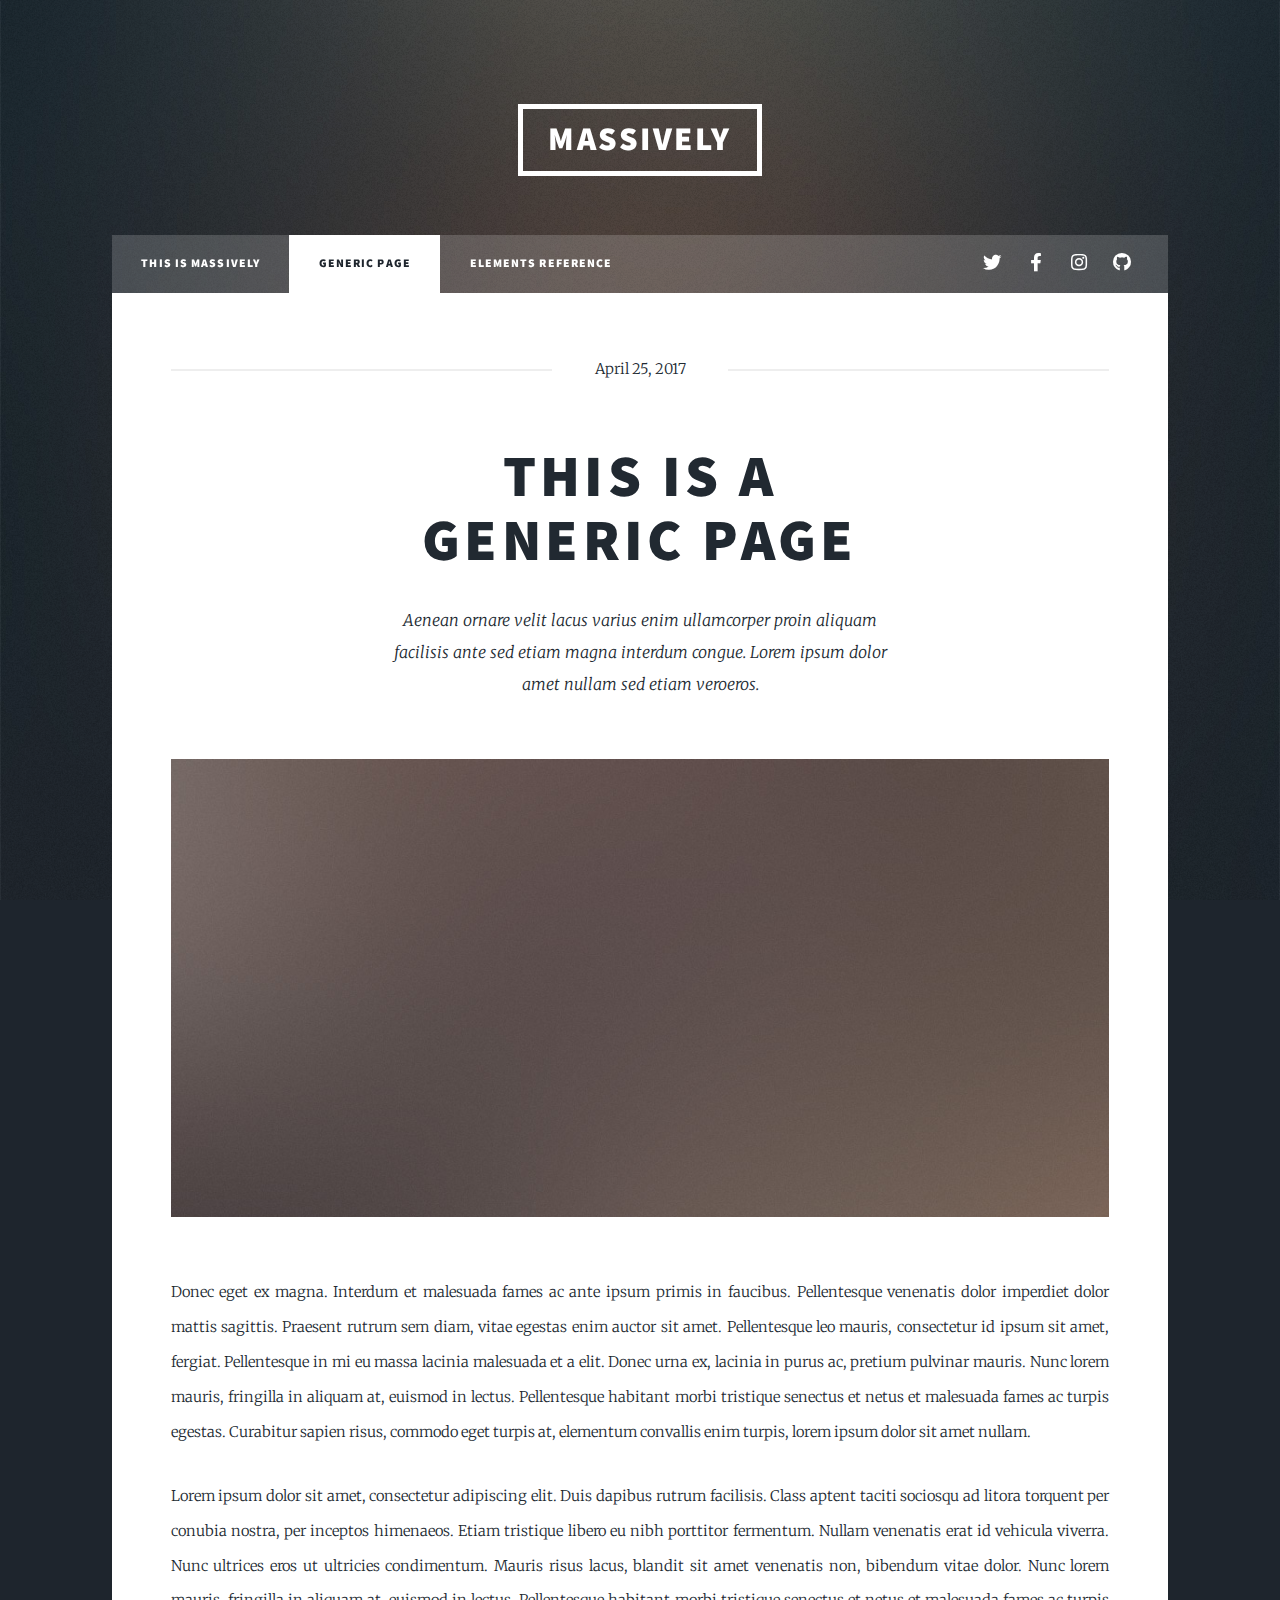
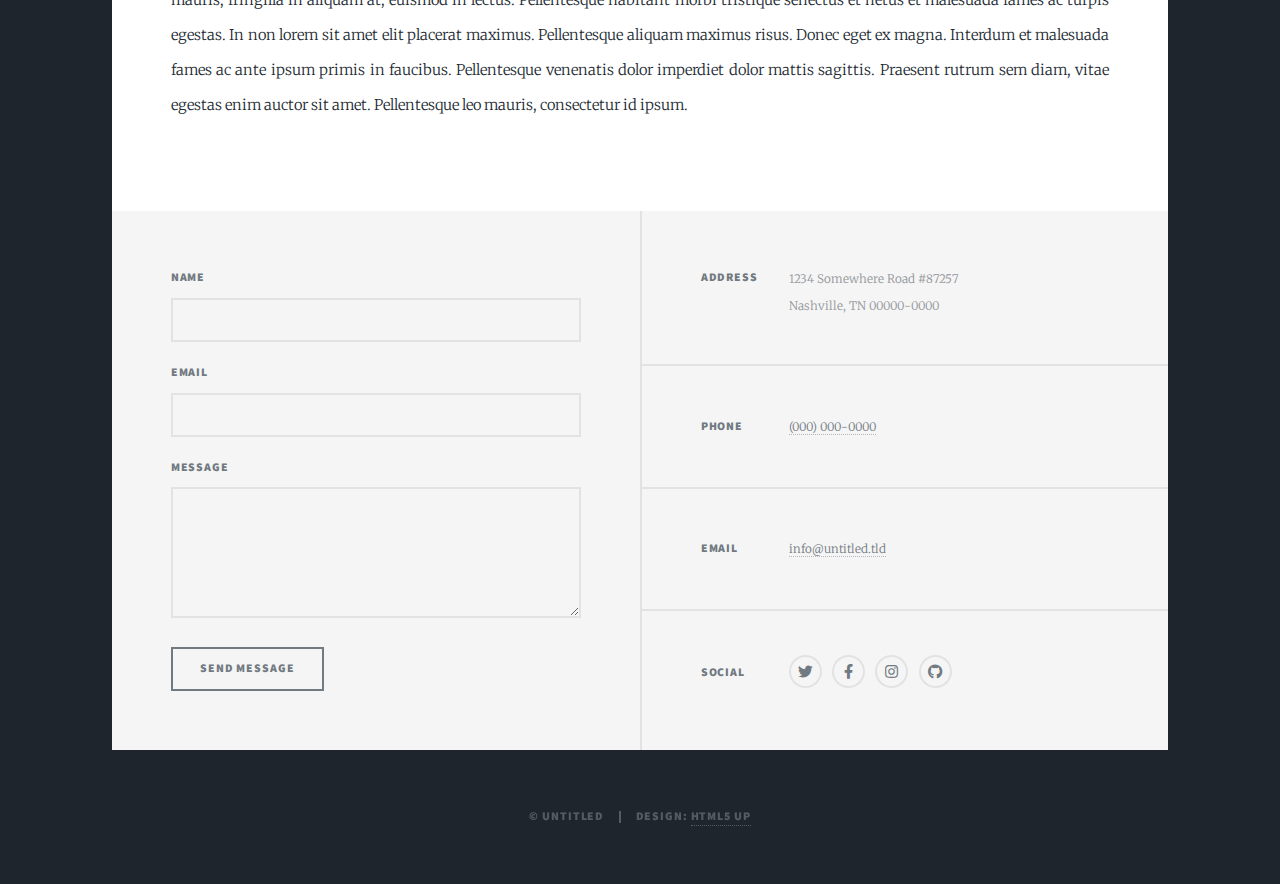
<file: generic.html>
<!DOCTYPE HTML>
<!--
	Massively by HTML5 UP
	html5up.net | @ajlkn
	Free for personal and commercial use under the CCA 3.0 license (html5up.net/license)
-->
<html>
	<head>
		<title>Generic Page - Massively by HTML5 UP</title>
		<meta charset="utf-8" />
		<meta name="viewport" content="width=device-width, initial-scale=1, user-scalable=no" />
		<link rel="stylesheet" href="assets/css/main.css" />
		<noscript><link rel="stylesheet" href="assets/css/noscript.css" /></noscript>
	</head>
	<body class="is-preload">

		<!-- Wrapper -->
			<div id="wrapper">

				<!-- Header -->
					<header id="header">
						<a href="index.html" class="logo">Massively</a>
					</header>

				<!-- Nav -->
					<nav id="nav">
						<ul class="links">
							<li><a href="index.html">This is Massively</a></li>
							<li class="active"><a href="generic.html">Generic Page</a></li>
							<li><a href="elements.html">Elements Reference</a></li>
						</ul>
						<ul class="icons">
							<li><a href="#" class="icon brands fa-twitter"><span class="label">Twitter</span></a></li>
							<li><a href="#" class="icon brands fa-facebook-f"><span class="label">Facebook</span></a></li>
							<li><a href="#" class="icon brands fa-instagram"><span class="label">Instagram</span></a></li>
							<li><a href="#" class="icon brands fa-github"><span class="label">GitHub</span></a></li>
						</ul>
					</nav>

				<!-- Main -->
					<div id="main">

						<!-- Post -->
							<section class="post">
								<header class="major">
									<span class="date">April 25, 2017</span>
									<h1>This is a<br />
									Generic Page</h1>
									<p>Aenean ornare velit lacus varius enim ullamcorper proin aliquam<br />
									facilisis ante sed etiam magna interdum congue. Lorem ipsum dolor<br />
									amet nullam sed etiam veroeros.</p>
								</header>
								<div class="image main"><img src="images/pic01.jpg" alt="" /></div>
								<p>Donec eget ex magna. Interdum et malesuada fames ac ante ipsum primis in faucibus. Pellentesque venenatis dolor imperdiet dolor mattis sagittis. Praesent rutrum sem diam, vitae egestas enim auctor sit amet. Pellentesque leo mauris, consectetur id ipsum sit amet, fergiat. Pellentesque in mi eu massa lacinia malesuada et a elit. Donec urna ex, lacinia in purus ac, pretium pulvinar mauris. Nunc lorem mauris, fringilla in aliquam at, euismod in lectus. Pellentesque habitant morbi tristique senectus et netus et malesuada fames ac turpis egestas. Curabitur sapien risus, commodo eget turpis at, elementum convallis enim turpis, lorem ipsum dolor sit amet nullam.</p>
								<p>Lorem ipsum dolor sit amet, consectetur adipiscing elit. Duis dapibus rutrum facilisis. Class aptent taciti sociosqu ad litora torquent per conubia nostra, per inceptos himenaeos. Etiam tristique libero eu nibh porttitor fermentum. Nullam venenatis erat id vehicula viverra. Nunc ultrices eros ut ultricies condimentum. Mauris risus lacus, blandit sit amet venenatis non, bibendum vitae dolor. Nunc lorem mauris, fringilla in aliquam at, euismod in lectus. Pellentesque habitant morbi tristique senectus et netus et malesuada fames ac turpis egestas. In non lorem sit amet elit placerat maximus. Pellentesque aliquam maximus risus. Donec eget ex magna. Interdum et malesuada fames ac ante ipsum primis in faucibus. Pellentesque venenatis dolor imperdiet dolor mattis sagittis. Praesent rutrum sem diam, vitae egestas enim auctor sit amet. Pellentesque leo mauris, consectetur id ipsum.</p>
							</section>

					</div>

				<!-- Footer -->
					<footer id="footer">
						<section>
							<form method="post" action="#">
								<div class="fields">
									<div class="field">
										<label for="name">Name</label>
										<input type="text" name="name" id="name" />
									</div>
									<div class="field">
										<label for="email">Email</label>
										<input type="text" name="email" id="email" />
									</div>
									<div class="field">
										<label for="message">Message</label>
										<textarea name="message" id="message" rows="3"></textarea>
									</div>
								</div>
								<ul class="actions">
									<li><input type="submit" value="Send Message" /></li>
								</ul>
							</form>
						</section>
						<section class="split contact">
							<section class="alt">
								<h3>Address</h3>
								<p>1234 Somewhere Road #87257<br />
								Nashville, TN 00000-0000</p>
							</section>
							<section>
								<h3>Phone</h3>
								<p><a href="#">(000) 000-0000</a></p>
							</section>
							<section>
								<h3>Email</h3>
								<p><a href="#">info@untitled.tld</a></p>
							</section>
							<section>
								<h3>Social</h3>
								<ul class="icons alt">
									<li><a href="#" class="icon brands alt fa-twitter"><span class="label">Twitter</span></a></li>
									<li><a href="#" class="icon brands alt fa-facebook-f"><span class="label">Facebook</span></a></li>
									<li><a href="#" class="icon brands alt fa-instagram"><span class="label">Instagram</span></a></li>
									<li><a href="#" class="icon brands alt fa-github"><span class="label">GitHub</span></a></li>
								</ul>
							</section>
						</section>
					</footer>

				<!-- Copyright -->
					<div id="copyright">
						<ul><li>&copy; Untitled</li><li>Design: <a href="https://html5up.net">HTML5 UP</a></li></ul>
					</div>

			</div>

		<!-- Scripts -->
			<script src="assets/js/jquery.min.js"></script>
			<script src="assets/js/jquery.scrollex.min.js"></script>
			<script src="assets/js/jquery.scrolly.min.js"></script>
			<script src="assets/js/browser.min.js"></script>
			<script src="assets/js/breakpoints.min.js"></script>
			<script src="assets/js/util.js"></script>
			<script src="assets/js/main.js"></script>

	</body>
</html>
</file>
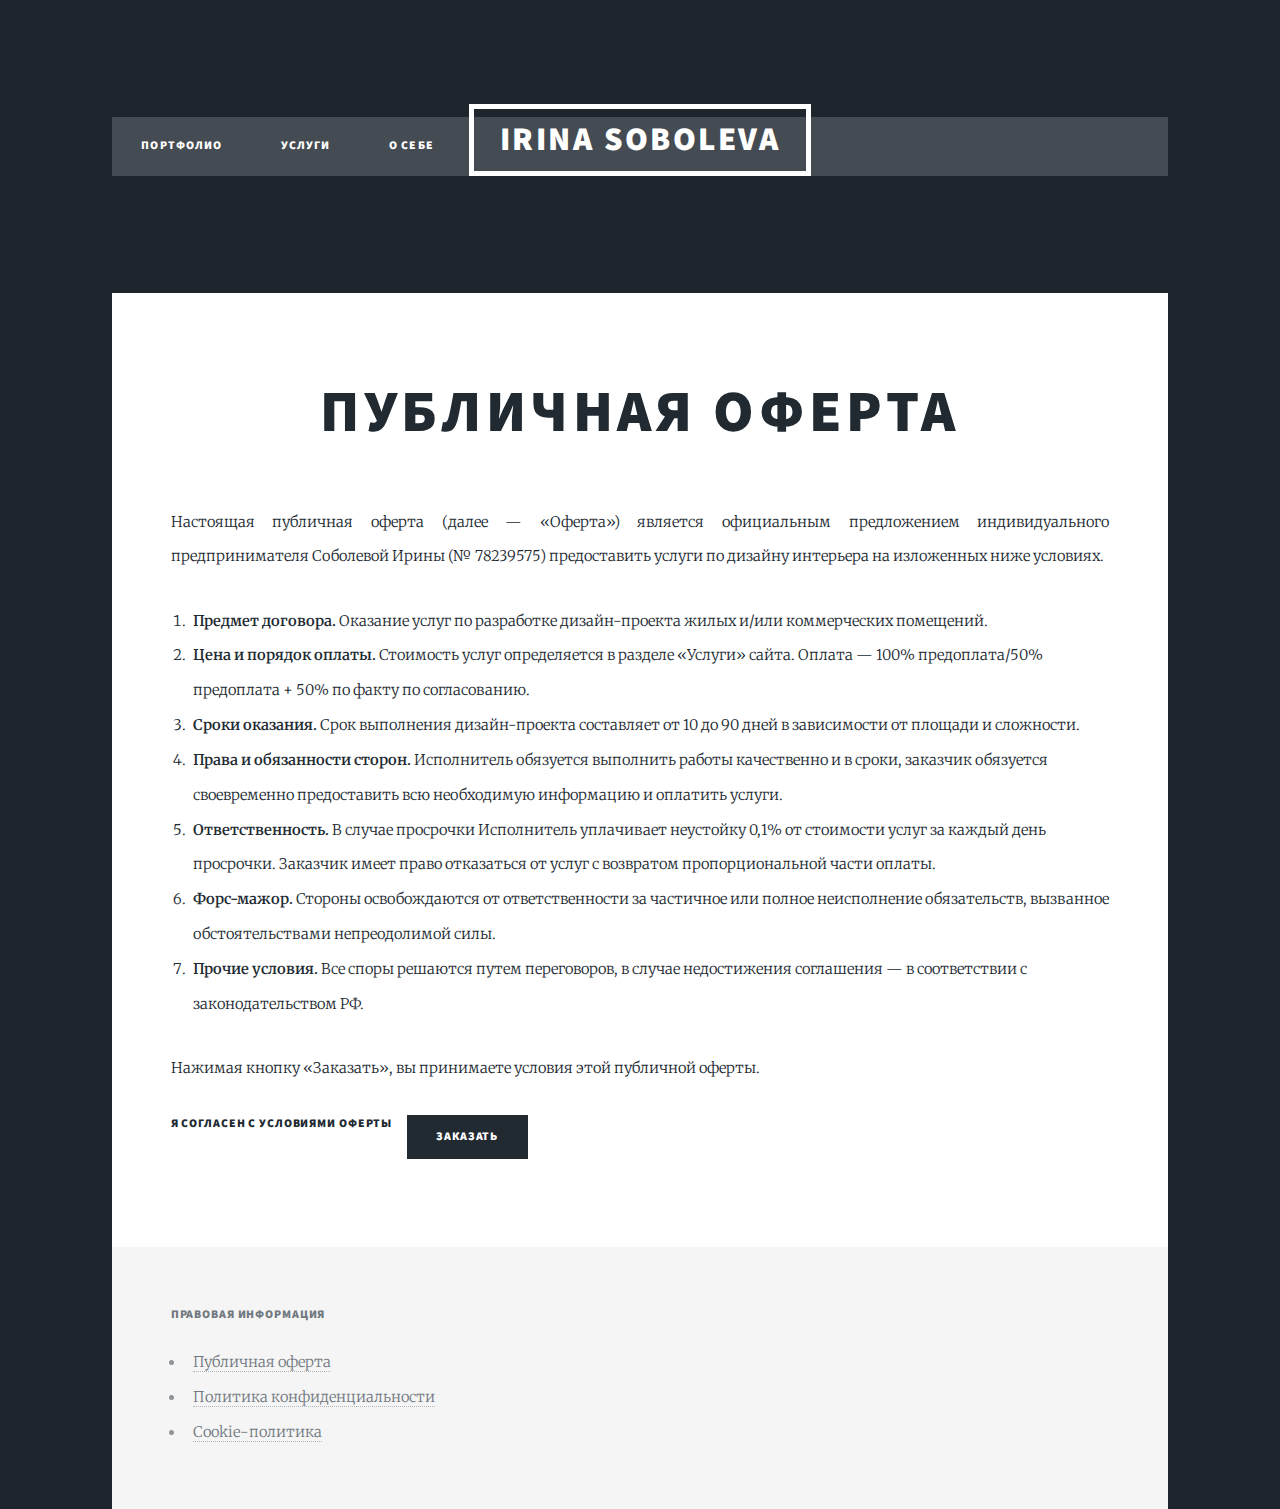
<file: offer.html>
<!DOCTYPE HTML>
<html lang="ru">
<head>
  <meta charset="utf-8" />
  <title>Публичная оферта — IRINA SOBOLEVA</title>
  <meta name="viewport" content="width=device-width, initial-scale=1" />
  <link rel="stylesheet" href="assets/css/main.css" />
  <noscript><link rel="stylesheet" href="assets/css/noscript.css" /></noscript>
</head>
<body class="is-preload">

  <!-- Header + Nav -->
  <header id="header">
    <a href="index.html" class="logo">IRINA SOBOLEVA</a>
    <nav id="nav">
      <ul class="links">
        <li><a href="index.html">Портфолио</a></li>
        <li><a href="services.html">Услуги</a></li>
        <li><a href="about.html">О себе</a></li>
      </ul>
    </nav>
  </header>

  <!-- Main Content -->
  <div id="main">
    <section class="post">
      <header class="major">
        <h1>Публичная оферта</h1>
      </header>
      <p>Настоящая публичная оферта (далее — «Оферта») является официальным предложением индивидуального предпринимателя Соболевой Ирины (№ 78239575) предоставить услуги по дизайну интерьера на изложенных ниже условиях.</p>

      <ol>
        <li><strong>Предмет договора.</strong> Оказание услуг по разработке дизайн‑проекта жилых и/или коммерческих помещений.</li>
        <li><strong>Цена и порядок оплаты.</strong> Стоимость услуг определяется в разделе «Услуги» сайта. Оплата — 100% предоплата/50% предоплата + 50% по факту по согласованию.</li>
        <li><strong>Сроки оказания.</strong> Срок выполнения дизайн‑проекта составляет от 10 до 90 дней в зависимости от площади и сложности.</li>
        <li><strong>Права и обязанности сторон.</strong> Исполнитель обязуется выполнить работы качественно и в сроки, заказчик обязуется своевременно предоставить всю необходимую информацию и оплатить услуги.</li>
        <li><strong>Ответственность.</strong> В случае просрочки Исполнитель уплачивает неустойку 0,1% от стоимости услуг за каждый день просрочки. Заказчик имеет право отказаться от услуг с возвратом пропорциональной части оплаты.</li>
        <li><strong>Форс‑мажор.</strong> Стороны освобождаются от ответственности за частичное или полное неисполнение обязательств, вызванное обстоятельствами непреодолимой силы.</li>
        <li><strong>Прочие условия.</strong> Все споры решаются путем переговоров, в случае недостижения соглашения — в соответствии с законодательством РФ.</li>
      </ol>

      <p>Нажимая кнопку «Заказать», вы принимаете условия этой публичной оферты.</p>
      
      <ul class="actions">
        <li>
          <label>
            <input type="checkbox" id="accept-offer" /> Я согласен с условиями оферты
          </label>
        </li>
        <li>
          <a href="services.html" class="button primary" id="btn-order">Заказать</a>
        </li>
      </ul>
    </section>
  </div>

  <!-- Footer -->
  <footer id="footer">
    <section class="legal-links">
      <h3>Правовая информация</h3>
      <ul class="links-list">
        <li><a href="offer.html" target="_blank">Публичная оферта</a></li>
        <li><a href="privacy.html" target="_blank">Политика конфиденциальности</a></li>
        <li><a href="cookies.html" target="_blank">Cookie‑политика</a></li>
      </ul>
    </section>
    <!-- … ваши контакты … -->
  </footer>

  <!-- Скрипты -->
  <script src="assets/js/jquery.min.js"></script>
  <script src="assets/js/main.js"></script>
  <script>
    // Блокируем кнопку «Заказать», пока не согласован оферта
    $('#btn-order').on('click', function(e) {
      if (!$('#accept-offer').is(':checked')) {
        e.preventDefault();
        alert('Пожалуйста, подтвердите согласие с условиями оферты.');
      }
    });
  </script>
</body>
</html>
</file>
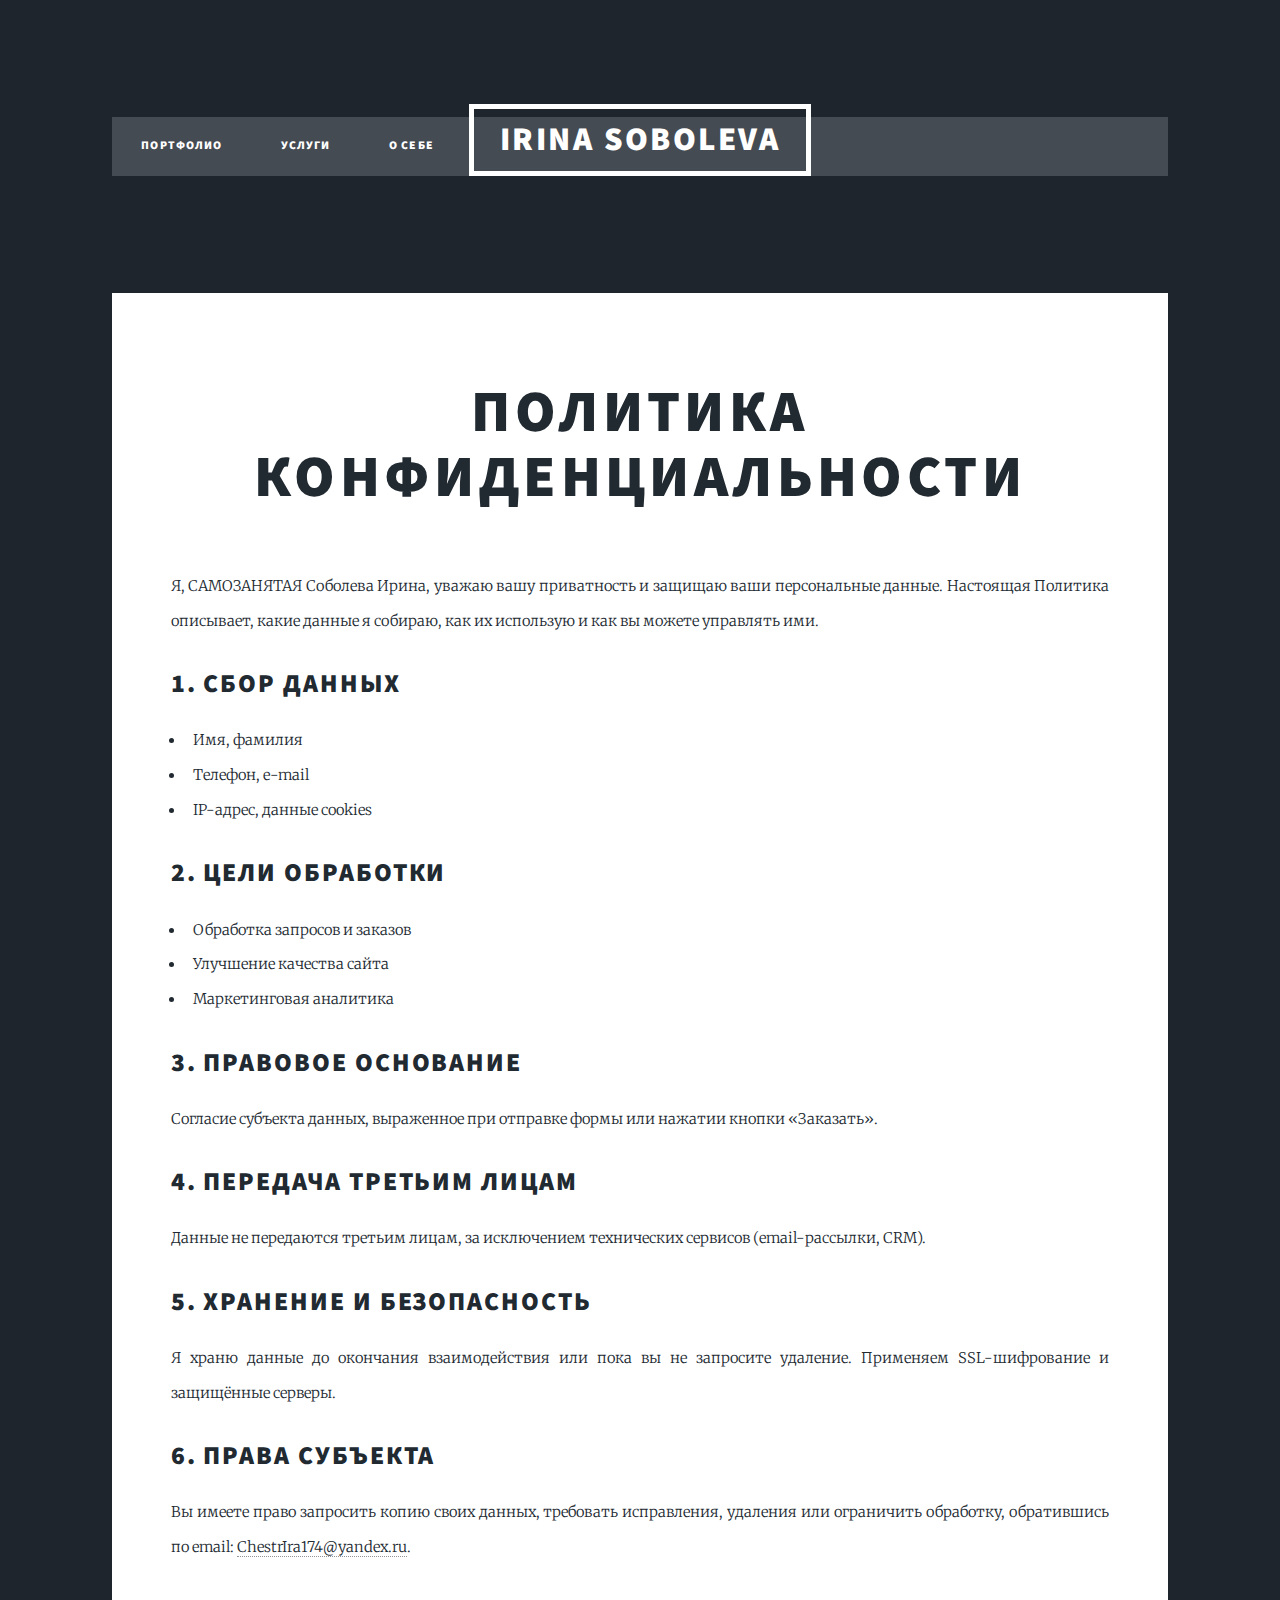
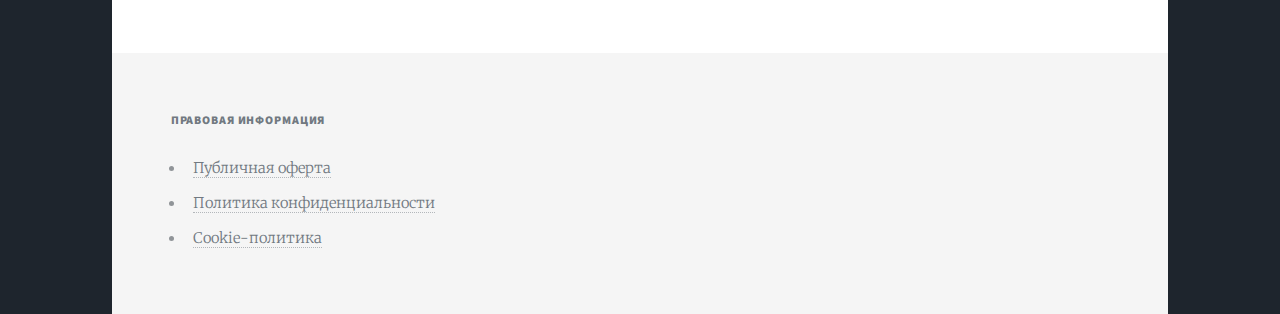
<file: privacy.html>
<!DOCTYPE HTML>
<html lang="ru">
<head>
  <meta charset="utf-8" />
  <title>Политика конфиденциальности — IRINA SOBOLEVA</title>
  <meta name="viewport" content="width=device-width, initial-scale=1" />
  <link rel="stylesheet" href="assets/css/main.css" />
  <noscript><link rel="stylesheet" href="assets/css/noscript.css" /></noscript>
</head>
<body class="is-preload">
  <header id="header">
    <a href="index.html" class="logo">IRINA SOBOLEVA</a>
    <nav id="nav">
      <ul class="links">
        <li><a href="index.html">Портфолио</a></li>
        <li><a href="services.html">Услуги</a></li>
        <li><a href="about.html">О себе</a></li>
      </ul>
    </nav>
  </header>

  <div id="main">
    <section class="post">
      <header class="major">
        <h1>Политика конфиденциальности</h1>
      </header>

      <p>Я, САМОЗАНЯТАЯ Соболева Ирина, уважаю вашу приватность и защищаю ваши персональные данные. Настоящая Политика описывает, какие данные я собираю, как их использую и как вы можете управлять ими.</p>

      <h2>1. Сбор данных</h2>
      <ul>
        <li>Имя, фамилия</li>
        <li>Телефон, e‑mail</li>
        <li>IP‑адрес, данные cookies</li>
      </ul>

      <h2>2. Цели обработки</h2>
      <ul>
        <li>Обработка запросов и заказов</li>
        <li>Улучшение качества сайта</li>
        <li>Маркетинговая аналитика</li>
      </ul>

      <h2>3. Правовое основание</h2>
      <p>Согласие субъекта данных, выраженное при отправке формы или нажатии кнопки «Заказать».</p>

      <h2>4. Передача третьим лицам</h2>
      <p>Данные не передаются третьим лицам, за исключением технических сервисов (email‑рассылки, CRM).</p>

      <h2>5. Хранение и безопасность</h2>
      <p>Я храню данные до окончания взаимодействия или пока вы не запросите удаление. Применяем SSL‑шифрование и защищённые серверы.</p>

      <h2>6. Права субъекта</h2>
      <p>Вы имеете право запросить копию своих данных, требовать исправления, удаления или ограничить обработку, обратившись по email: <a href="mailto:ChestrIra174@yandex.ru">ChestrIra174@yandex.ru</a>.</p>

    </section>
  </div>

  <footer id="footer">
    <section class="legal-links">
      <h3>Правовая информация</h3>
      <ul class="links-list">
        <li><a href="offer.html">Публичная оферта</a></li>
        <li><a href="privacy.html">Политика конфиденциальности</a></li>
        <li><a href="cookies.html">Cookie‑политика</a></li>
      </ul>
    </section>
  </footer>

  <script src="assets/js/jquery.min.js"></script>
  <script src="assets/js/main.js"></script>
</body>
</html>
</file>
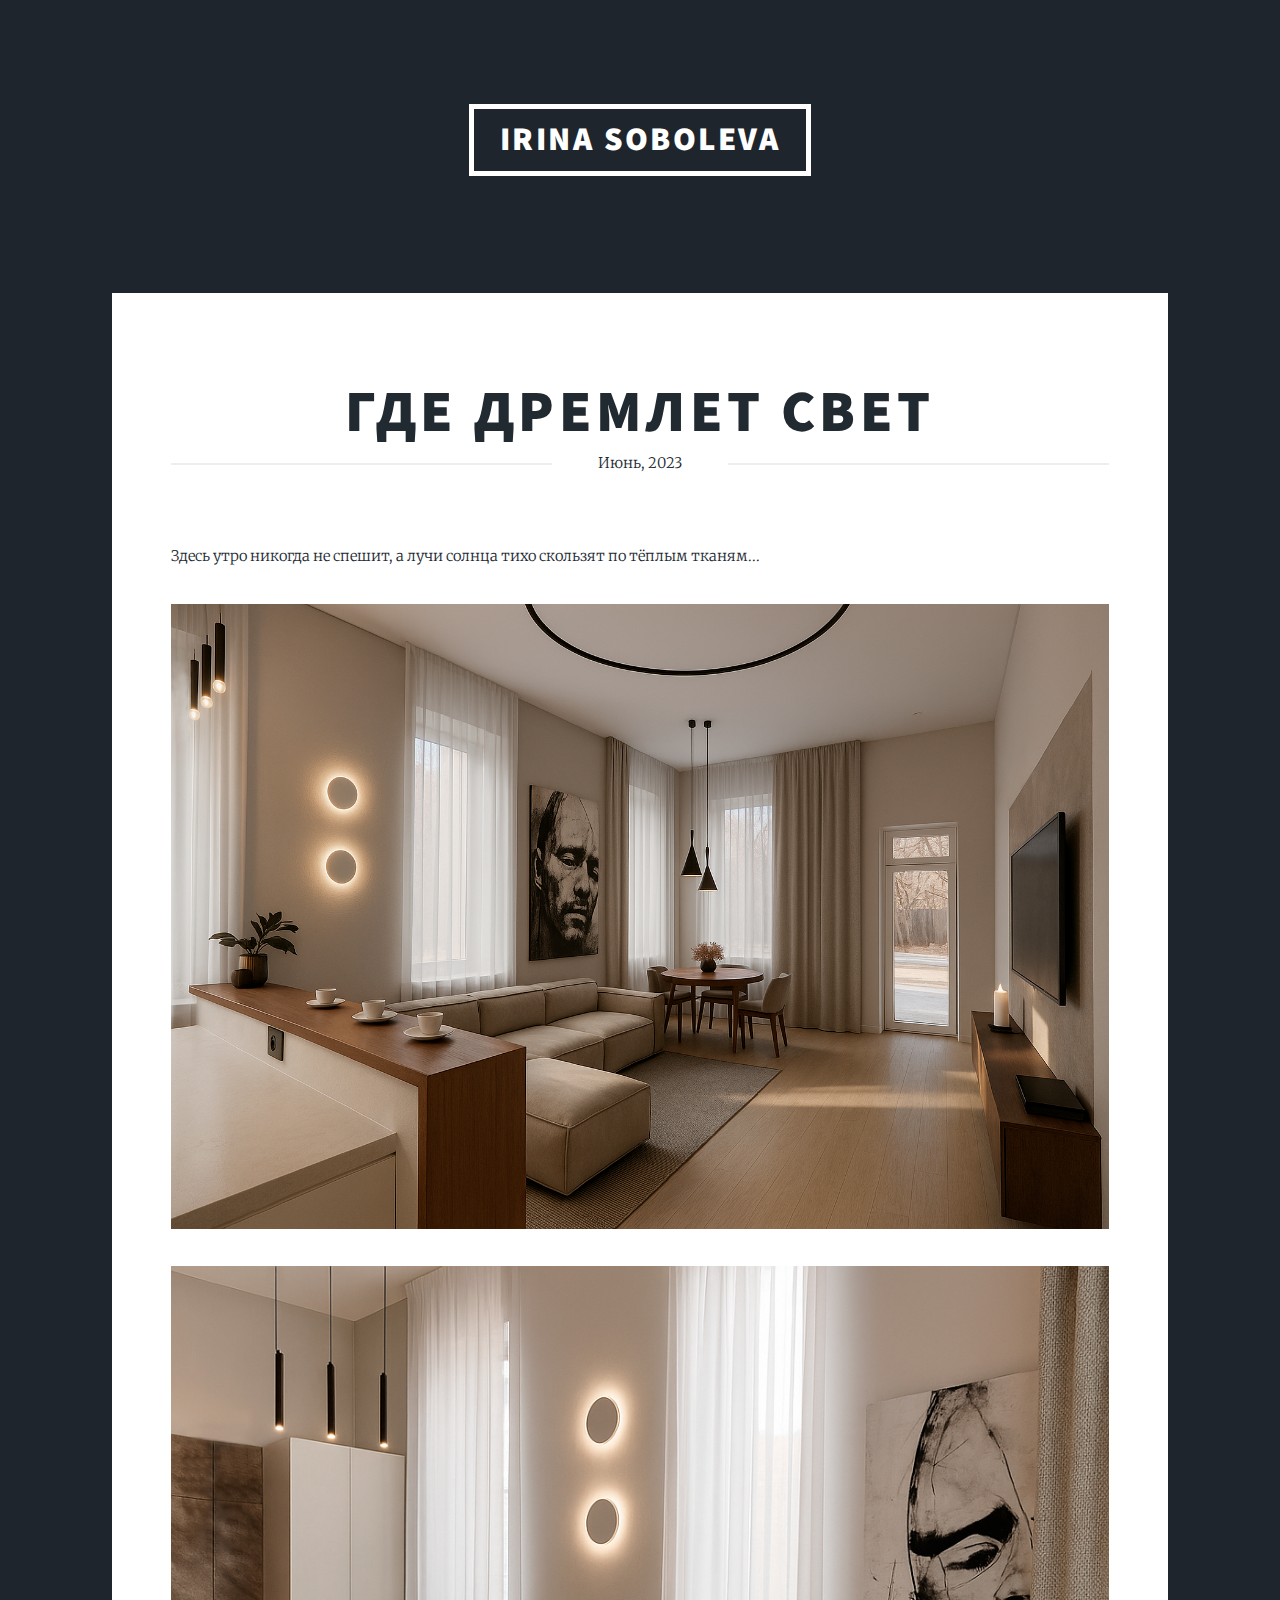
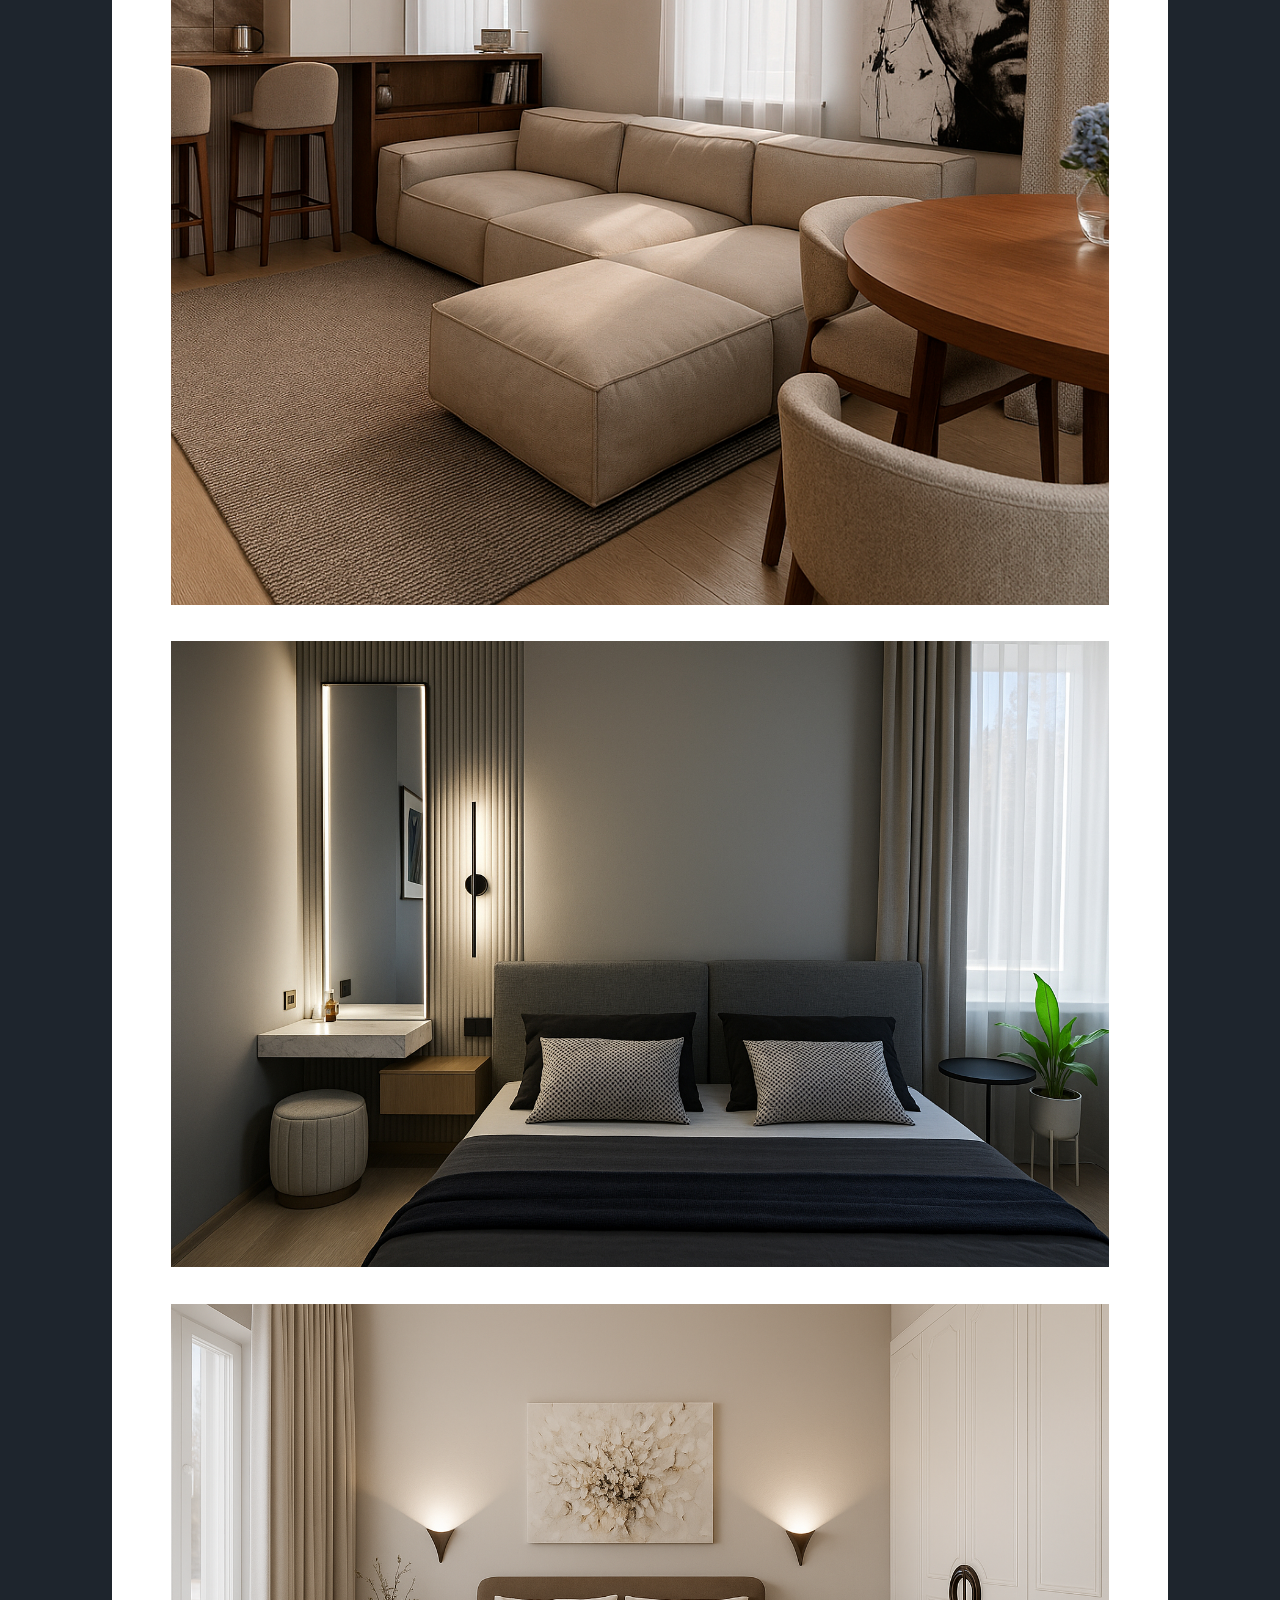
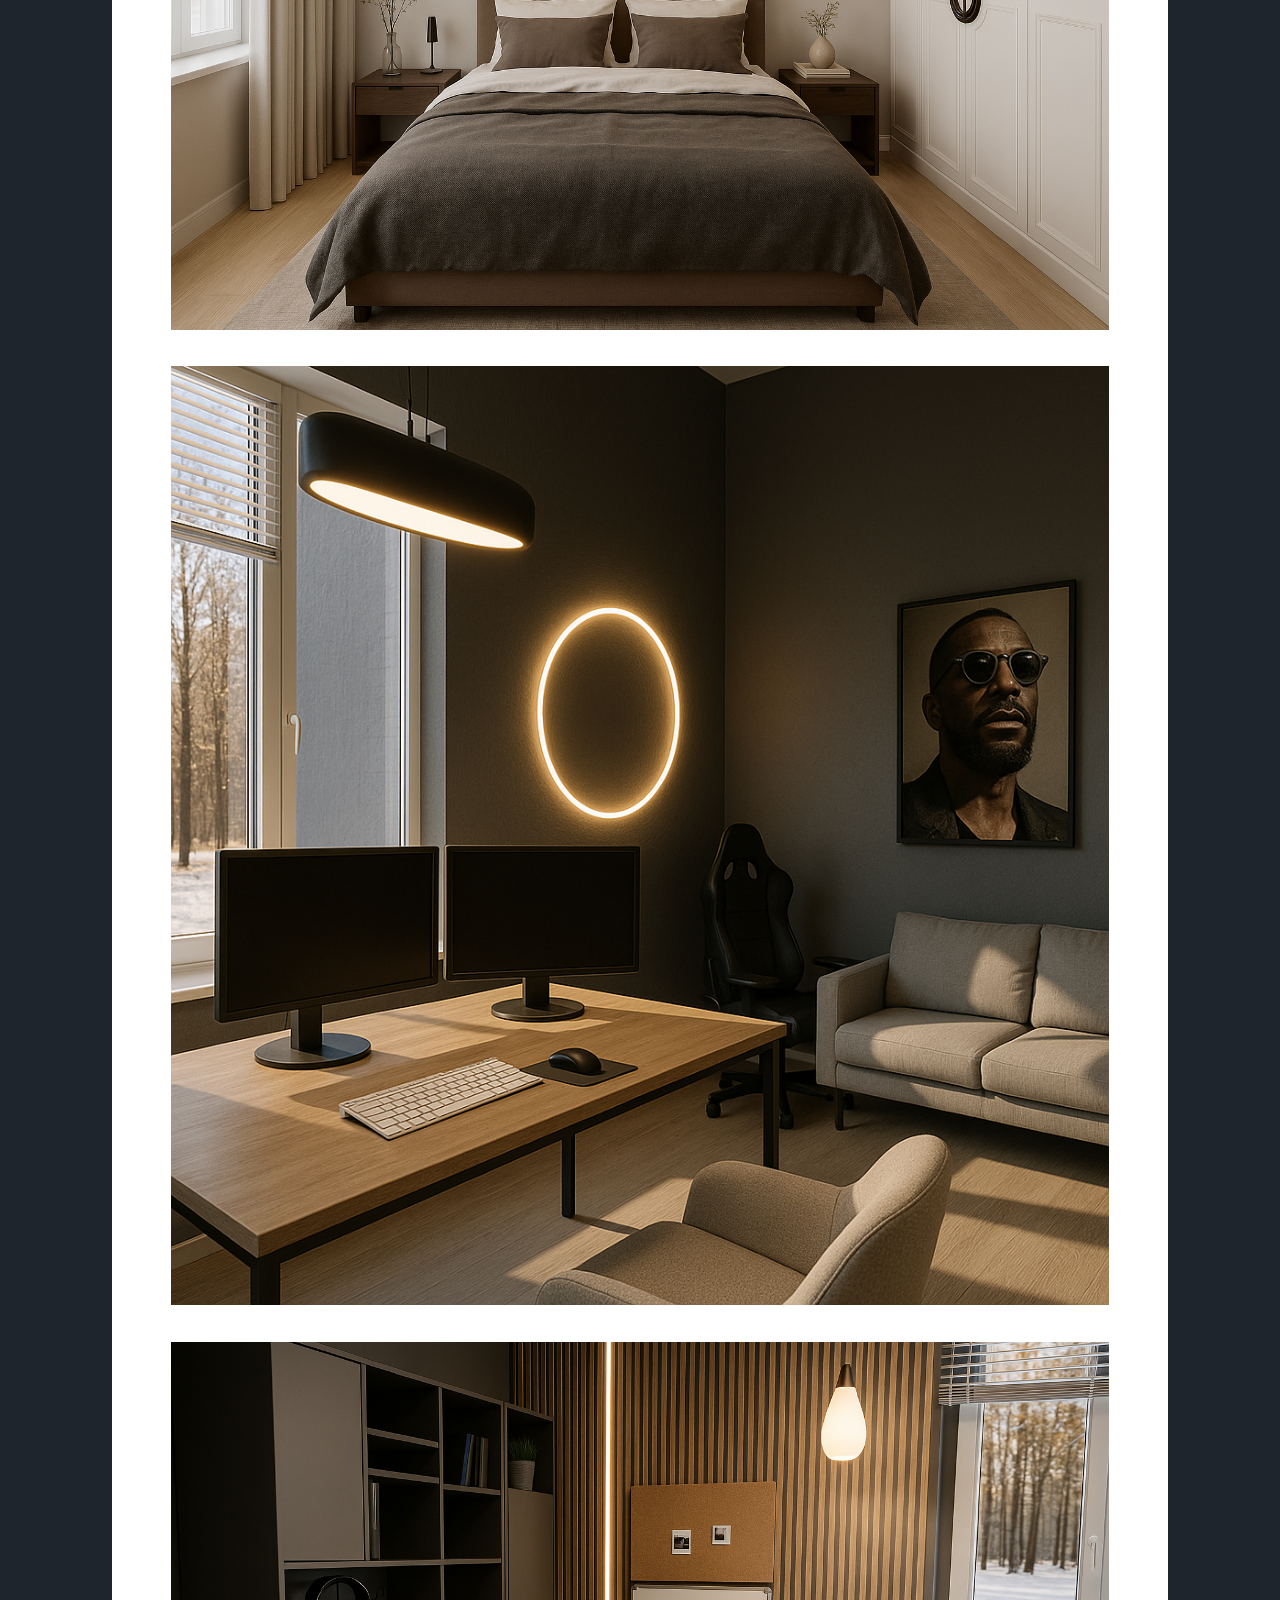
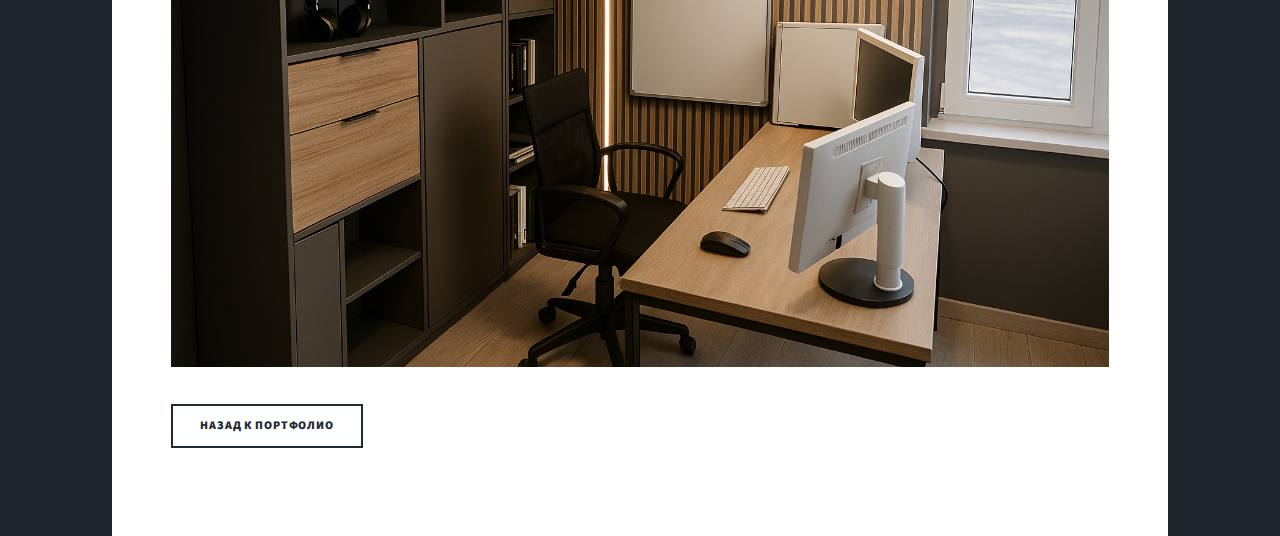
<file: project1.html>
<!DOCTYPE HTML>
<html>
<head>
  <title>Где дремлет свет — IRINA SOBOLEVA</title>
  <meta charset="utf-8" />
  <meta name="viewport" content="width=device-width, initial-scale=1" />
  <link rel="stylesheet" href="assets/css/main.css" />
  <noscript><link rel="stylesheet" href="assets/css/noscript.css" /></noscript>
</head>
<body class="is-preload">


  <header id="header">
    <a href="index.html" class="logo">IRINA SOBOLEVA</a>
      </header>

  <!-- Main -->
  <div id="main">

    <section class="post">
      <header class="major">
        <h1>Где дремлет свет</h1>
        <span class="date">Июнь, 2023</span>
      </header>

      <p>Здесь утро никогда не спешит, а лучи солнца тихо скользят по тёплым тканям...</p>

      <!-- Галерея -->
      <section class="gallery">
  <div class="image fit">
    <img src="images/mainphoto.jpg" alt="Фото 1" />
  </div>
  <div class="image fit">
    <img src="images/proekt1.jpg" alt="Фото 2" />
  </div>
  <div class="image fit">
    <img src="images/mainphoto1.png" alt="Фото 3" />
  </div>
  <div class="image fit">
    <img src="images/mainphoto2.png" alt="Фото 4" />
  </div>
  <div class="image fit">
    <img src="images/cabinet.png" alt="Фото 5" />
  </div>
  <div class="image fit">
    <img src="images/cabinet1.png" alt="Фото 6" />
  </div>
</section>

      <ul class="actions">
        <li><a href="index.html" class="button">Назад к портфолио</a></li>
      </ul>
    </section>

  </div>

  <!-- Footer (копируем из index.html) -->
  <footer id="footer">
    <!-- ваши контакты и прочее -->
  </footer>

  <!-- Скрипты -->
  <script src="assets/js/jquery.min.js"></script>
  <!-- … -->
  <script src="assets/js/main.js"></script>
</body>
</html>
</file>
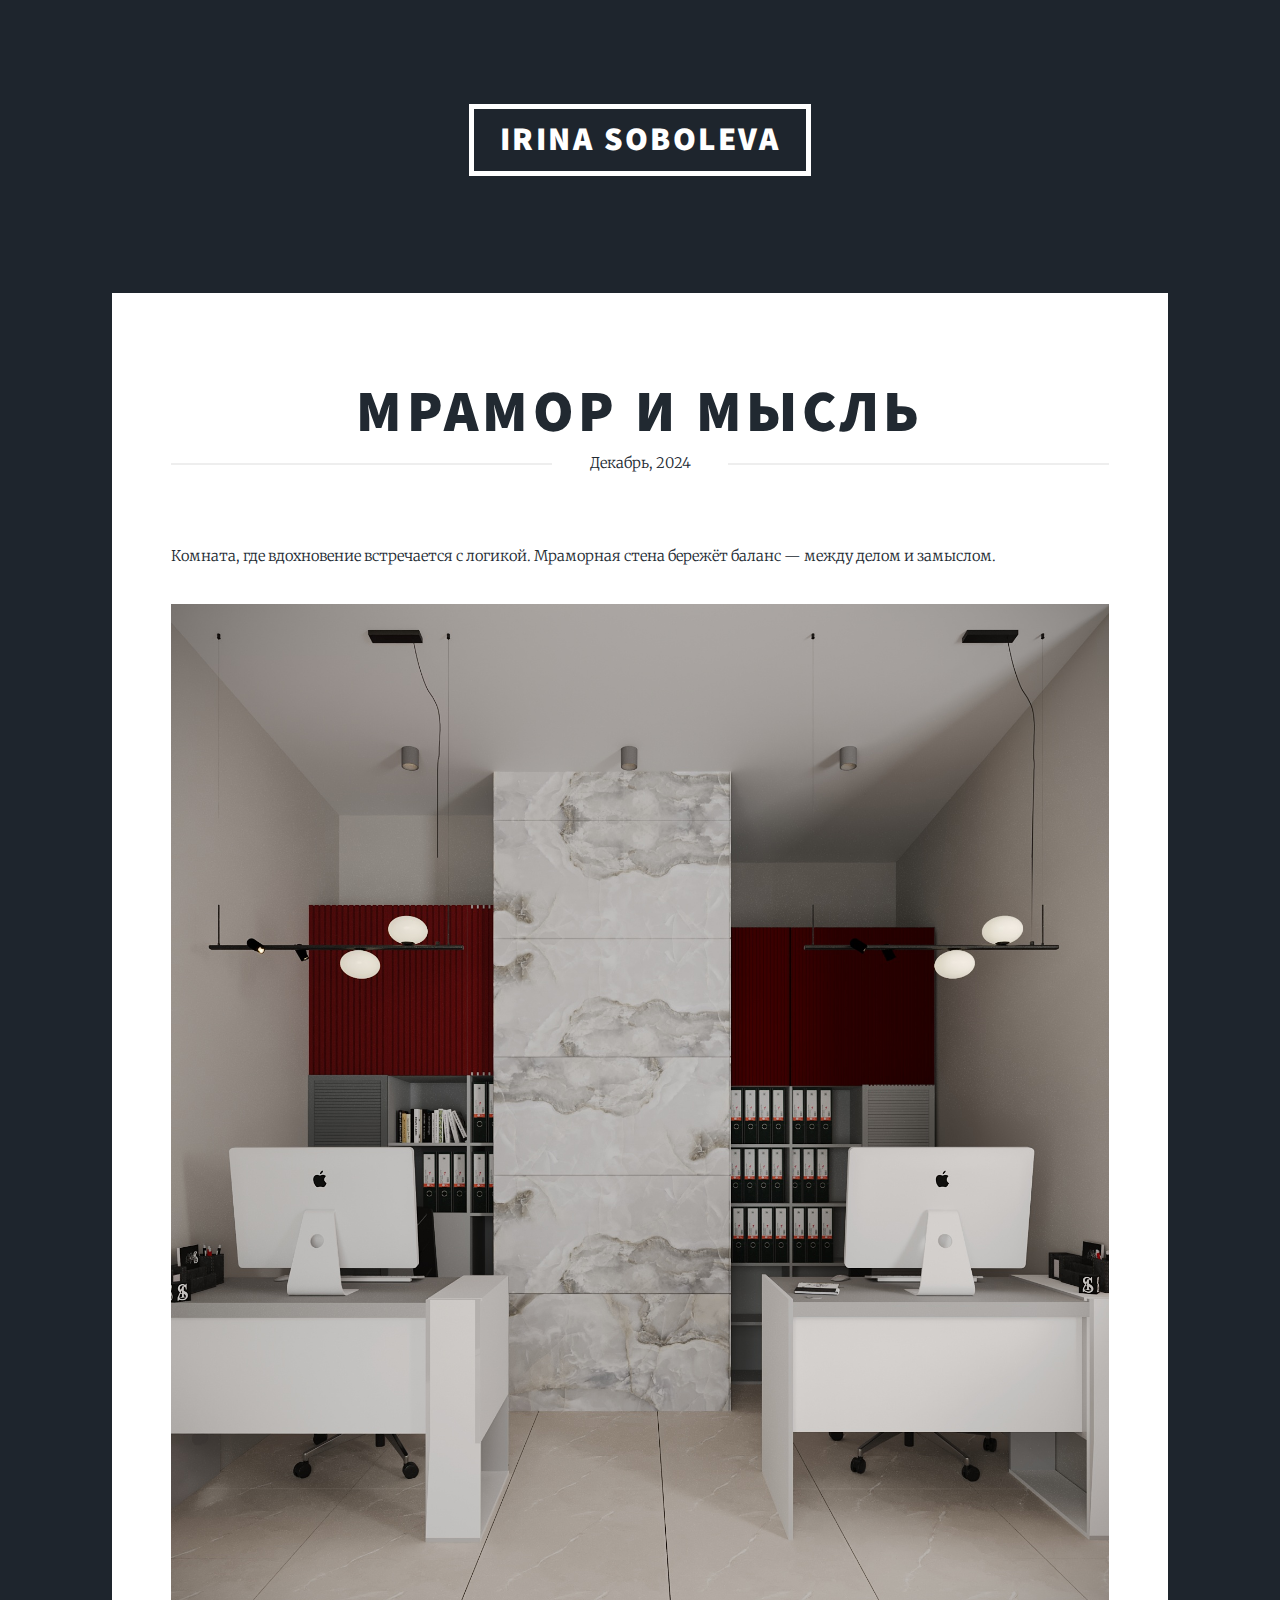
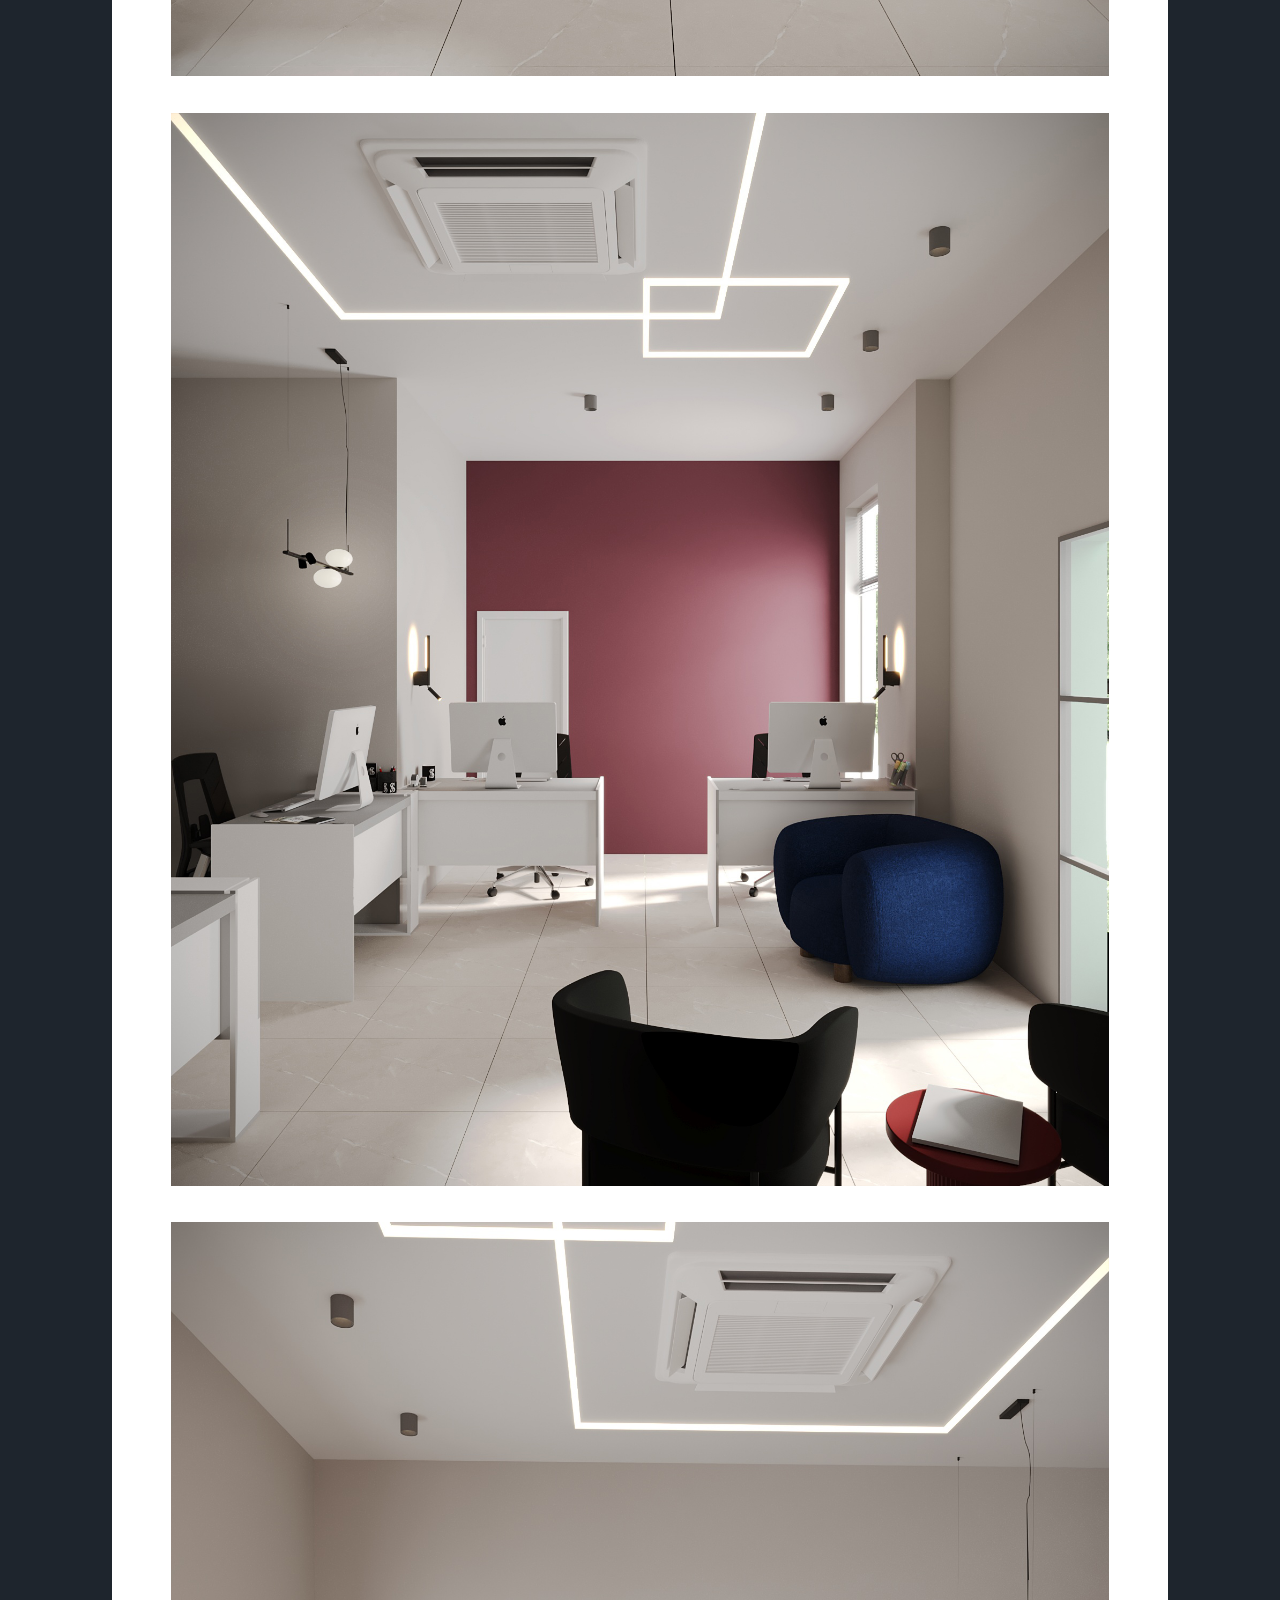
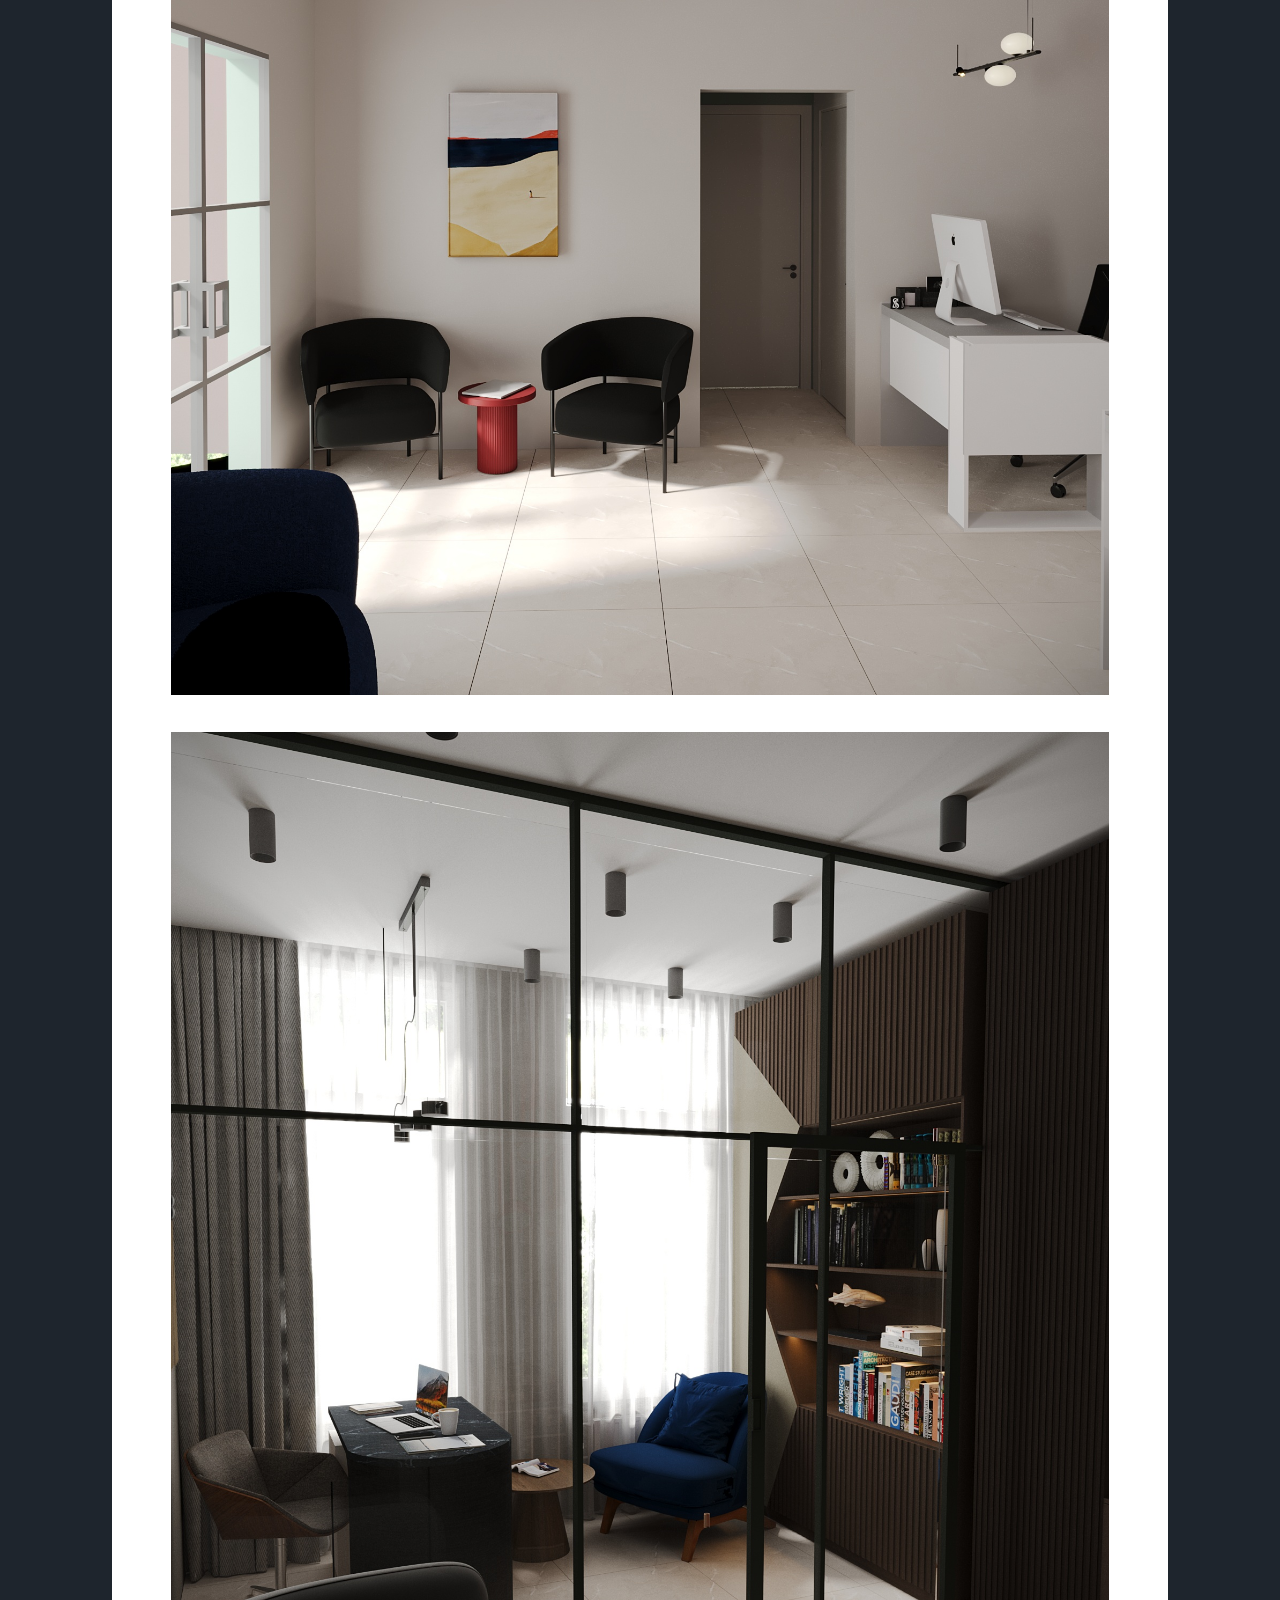
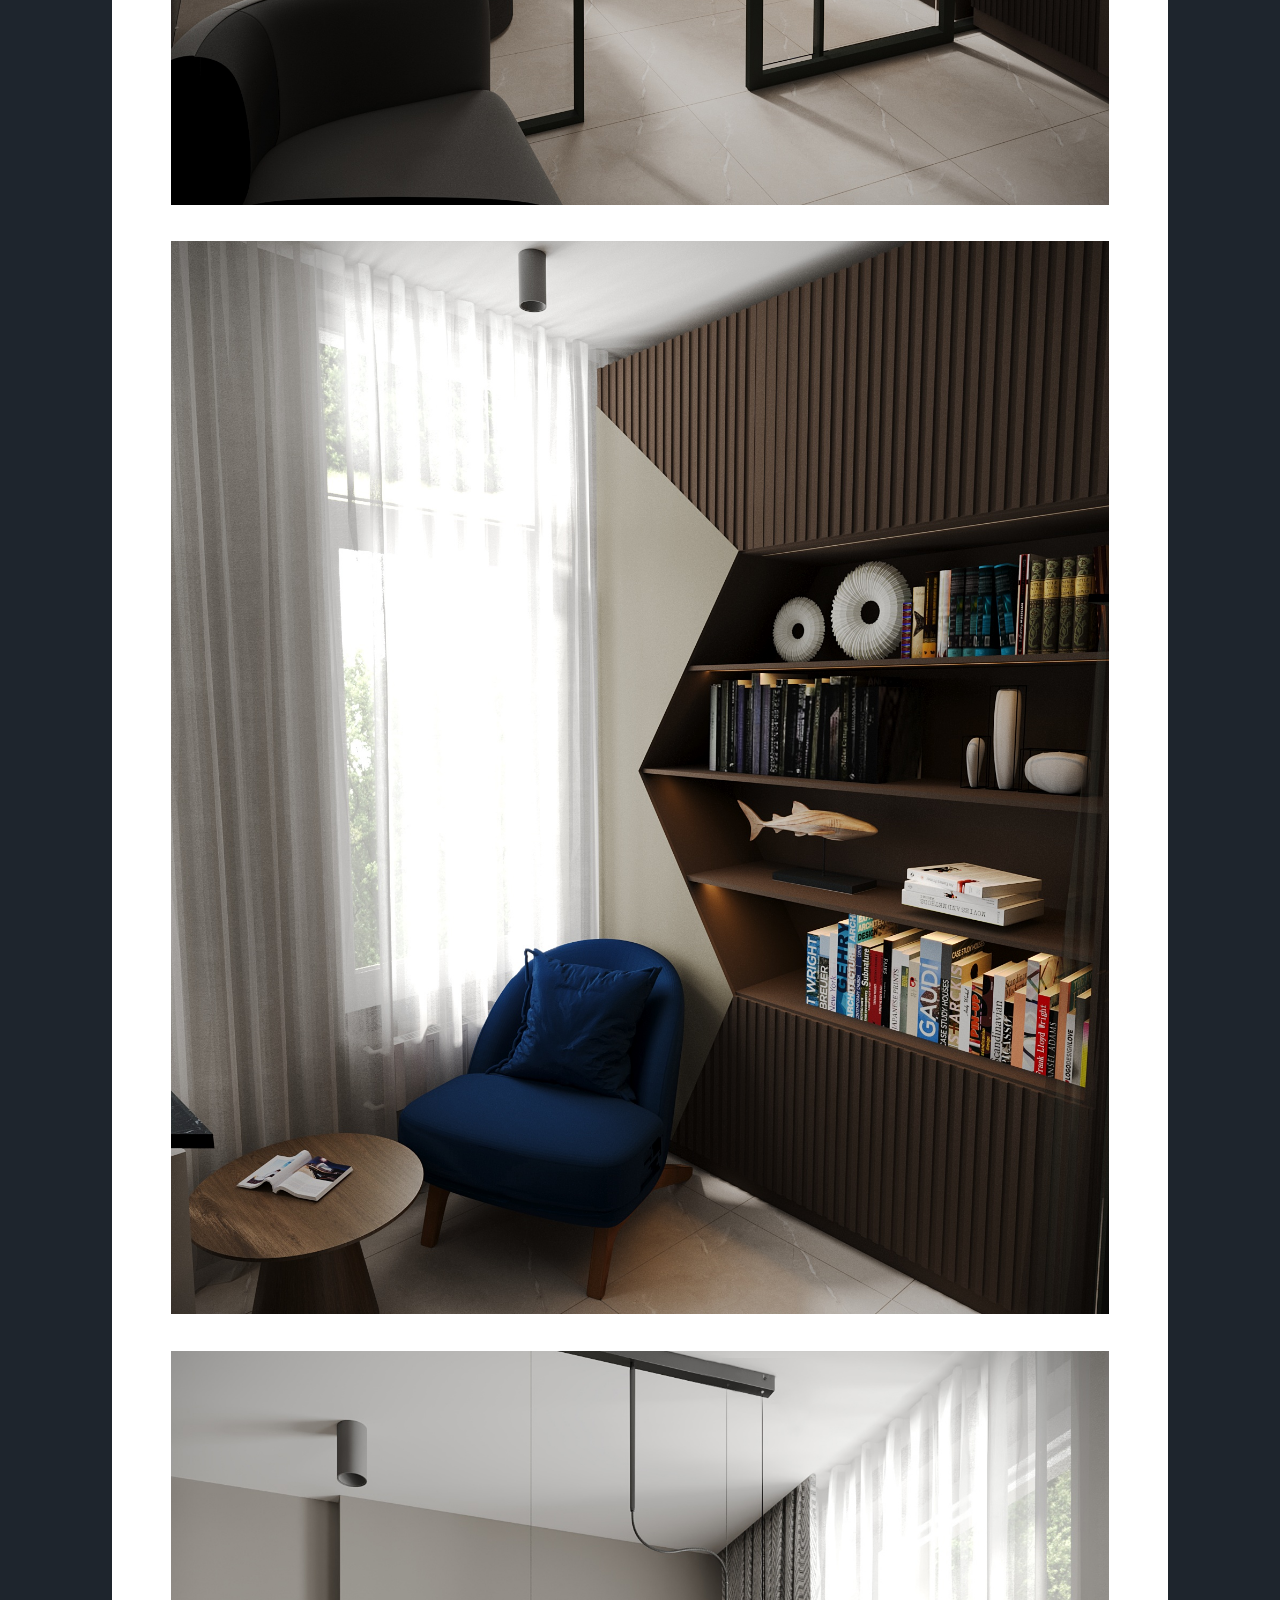
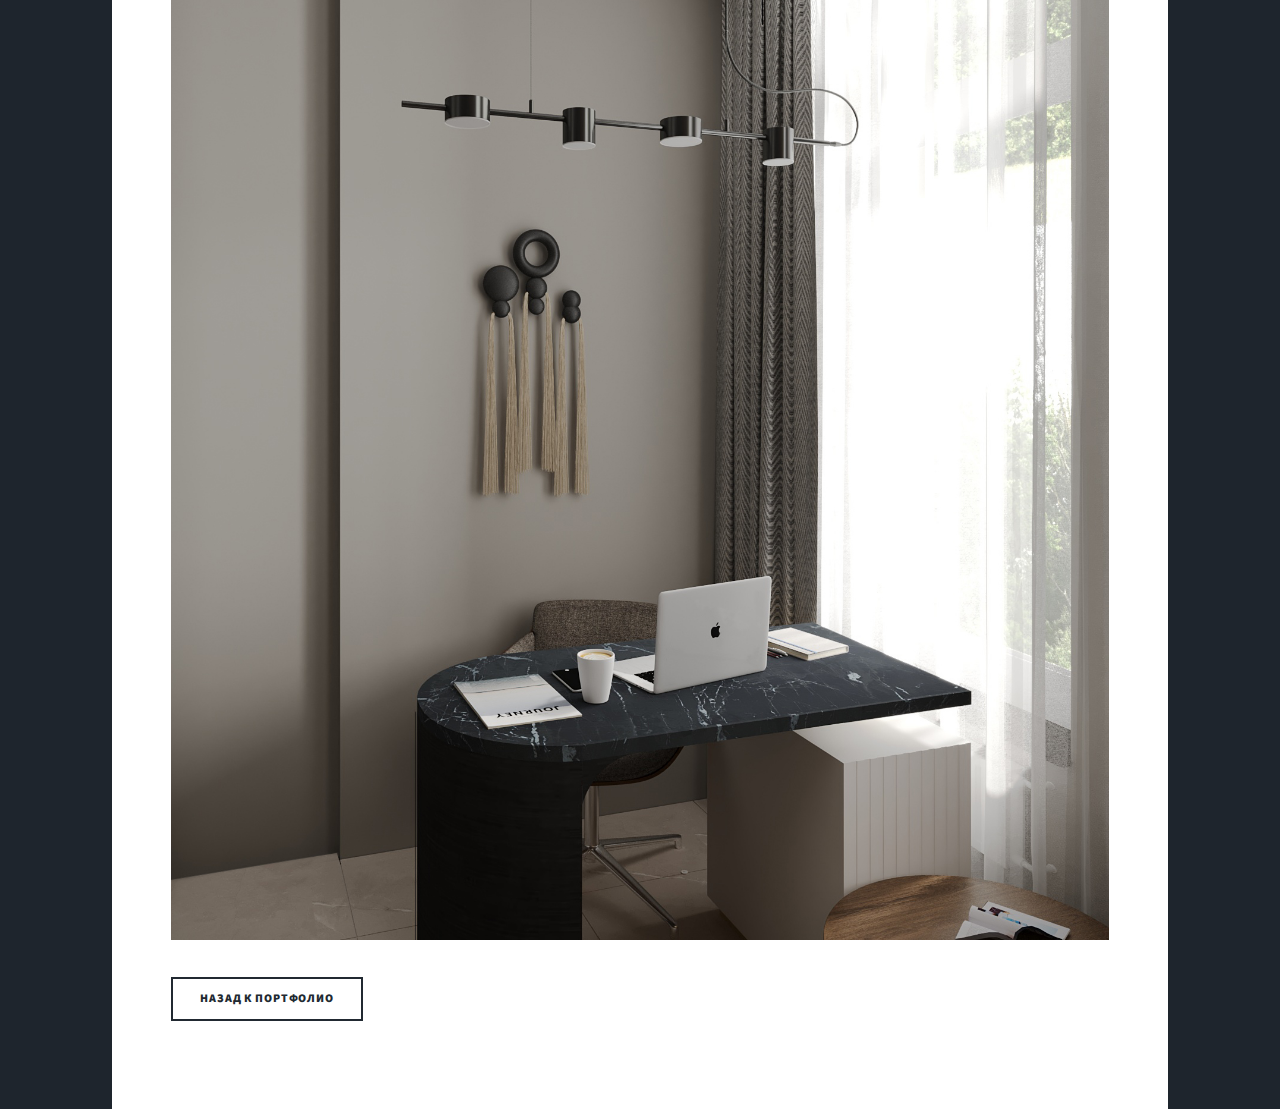
<file: project2.html>
<!DOCTYPE HTML>
<html>
<head>
  <title>МРАМОР И МЫСЛЬ — IRINA SOBOLEVA</title>
  <meta charset="utf-8" />
  <meta name="viewport" content="width=device-width, initial-scale=1" />
  <link rel="stylesheet" href="assets/css/main.css" />
  <noscript><link rel="stylesheet" href="assets/css/noscript.css" /></noscript>
</head>
<body class="is-preload">

  <!-- Header + Nav (копируем из index.html) -->
  <header id="header">
    <a href="index.html" class="logo">IRINA SOBOLEVA</a>
     </header>

  <!-- Main -->
  <div id="main">

    <section class="post">
      <header class="major">
        <h1>МРАМОР И МЫСЛЬ</h1>
        <span class="date">Декабрь, 2024</span>
      </header>

      <p>Комната, где вдохновение встречается с логикой. Мраморная стена бережёт баланс — между делом и замыслом.</p>

      <!-- Галерея -->
      <section class="gallery">
  <div class="image fit">
      <img src="images/proekt2.jpg" alt="Фото 1" />
  
  </div>
  <div class="image fit">

          <img src="images/office1.jpg" alt="Фото 2" />
   
  </div>
  <div class="image fit">

   
  <img src="images/office2.jpg" alt="Фото 3" />

  </div>
<div class="image fit">
     <img src="images/office3.jpg" alt="Фото 4" />

  </div>

<div class="image fit">
     <img src="images/office4.jpg" alt="Фото 5" />

  </div>
<div class="image fit">

     <img src="images/office5.jpg" alt="Фото 6" />
  </div>



</section>

      <ul class="actions">
        <li><a href="index.html" class="button">Назад к портфолио</a></li>
      </ul>
    </section>

  </div>

  <!-- Footer (копируем из index.html) -->
  <footer id="footer">
    <!-- ваши контакты и прочее -->
  </footer>

  <!-- Скрипты -->
  <script src="assets/js/jquery.min.js"></script>
  <!-- … -->
  <script src="assets/js/main.js"></script>
</body>
</html>
</file>
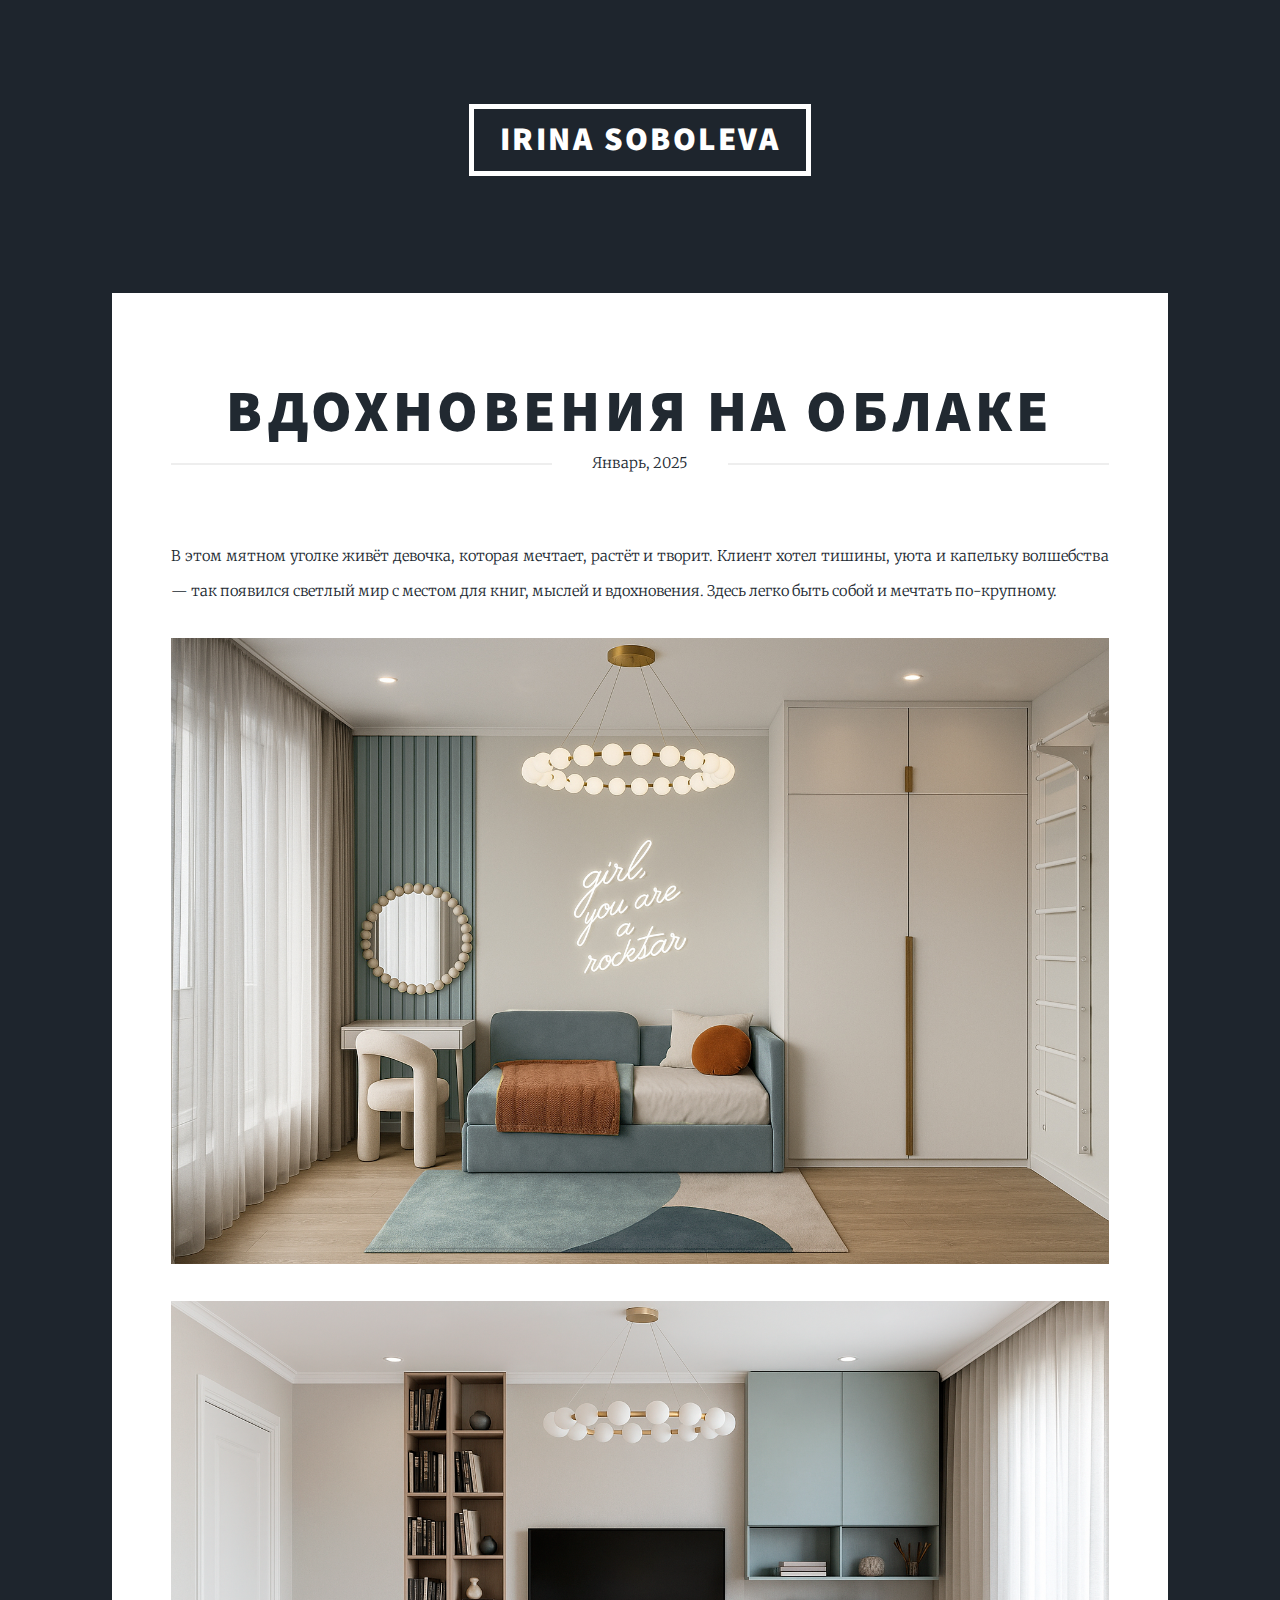
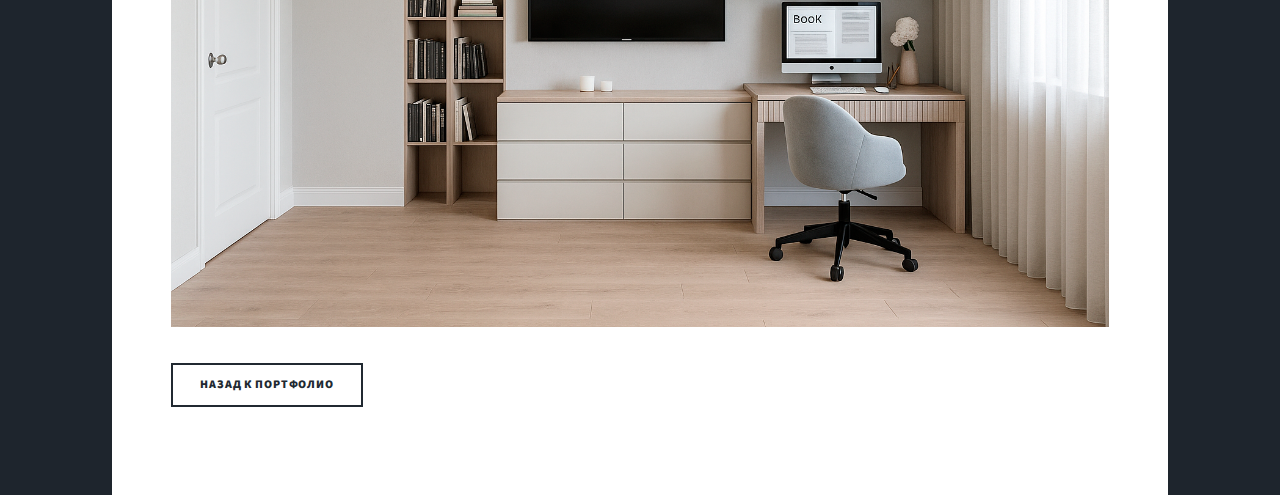
<file: project3.html>
<!DOCTYPE HTML>
<html>
<head>
  <title>ВДОХНОВЕНИЯ НА ОБЛАКЕ — IRINA SOBOLEVA</title>
  <meta charset="utf-8" />
  <meta name="viewport" content="width=device-width, initial-scale=1" />
  <link rel="stylesheet" href="assets/css/main.css" />
  <noscript><link rel="stylesheet" href="assets/css/noscript.css" /></noscript>
</head>
<body class="is-preload">

  <!-- Header + Nav (копируем из index.html) -->
  <header id="header">
    <a href="index.html" class="logo">IRINA SOBOLEVA</a>
      </header>

  <!-- Main -->
  <div id="main">

    <section class="post">
      <header class="major">
        <h1>ВДОХНОВЕНИЯ НА ОБЛАКЕ</h1>
        <span class="date">Январь, 2025</span>
      </header>

      <p>В этом мятном уголке живёт девочка, которая мечтает, растёт и творит. Клиент хотел тишины, уюта и капельку волшебства — так появился светлый мир с местом для книг, мыслей и вдохновения. Здесь легко быть собой и мечтать по-крупному.</p>

      <!-- Галерея -->
      <section class="gallery">
  <div class="image fit">

          <img src="images/baby2.jpg" alt="Фото 1" />
   
  </div>
  <div class="image fit">

          <img src="images/baby1.png" alt="Фото 2" />
   
  </div>
  



</section>

      <ul class="actions">
        <li><a href="index.html" class="button">Назад к портфолио</a></li>
      </ul>
    </section>

  </div>

  <!-- Footer (копируем из index.html) -->
  <footer id="footer">
    <!-- ваши контакты и прочее -->
  </footer>

  <!-- Скрипты -->
  <script src="assets/js/jquery.min.js"></script>
  <!-- … -->
  <script src="assets/js/main.js"></script>
</body>
</html>
</file>
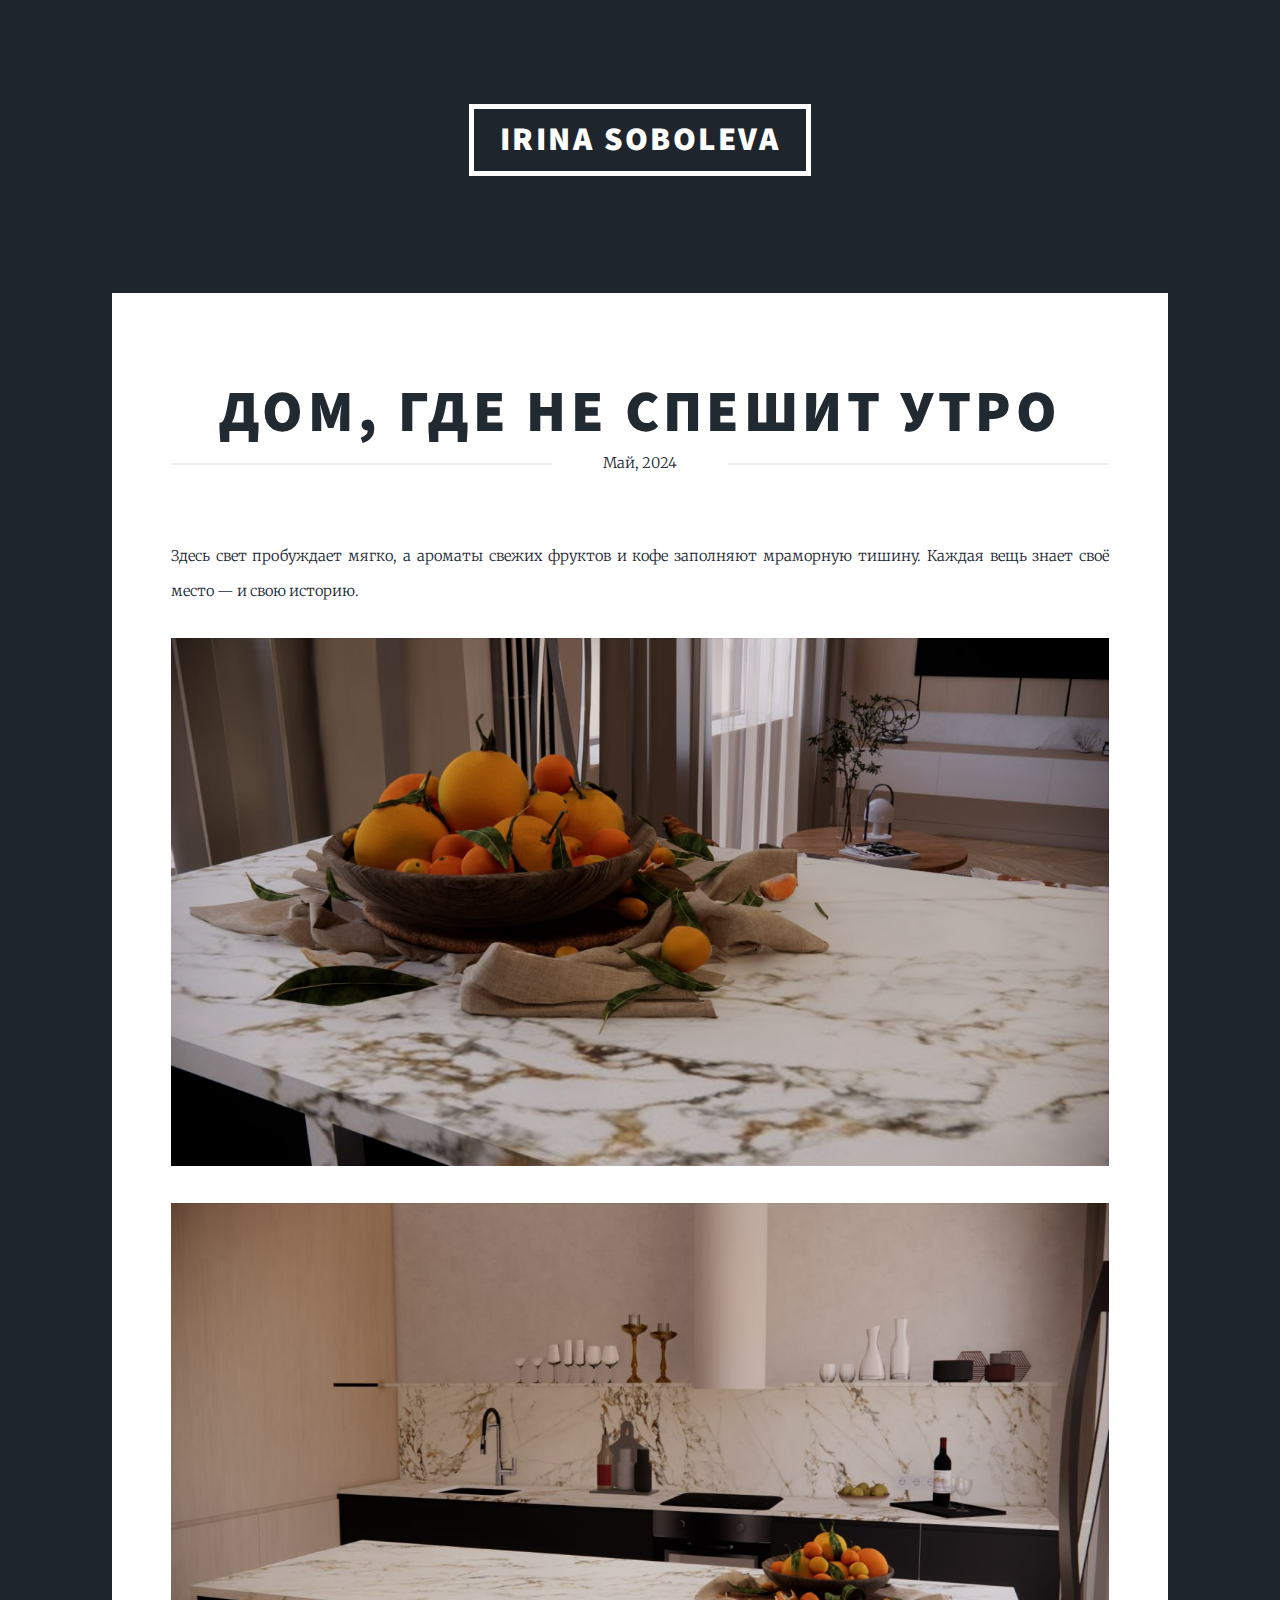
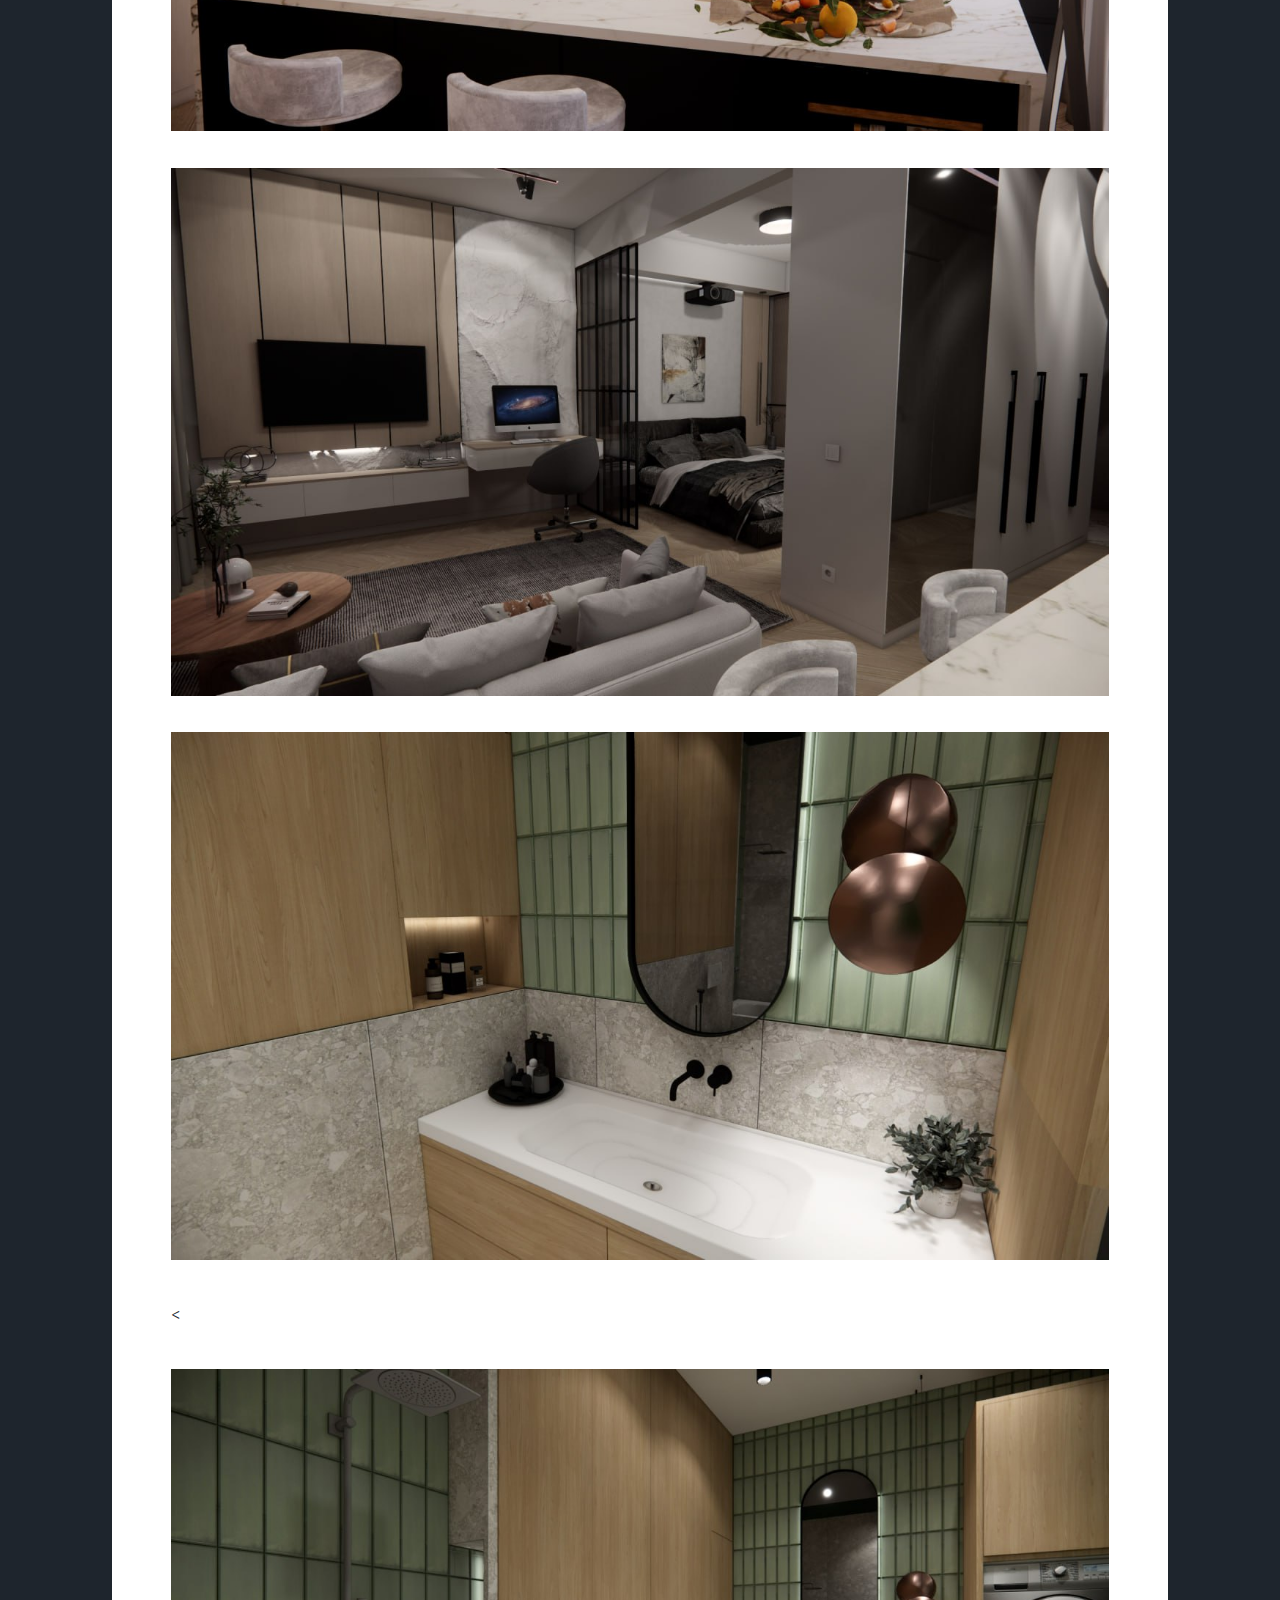
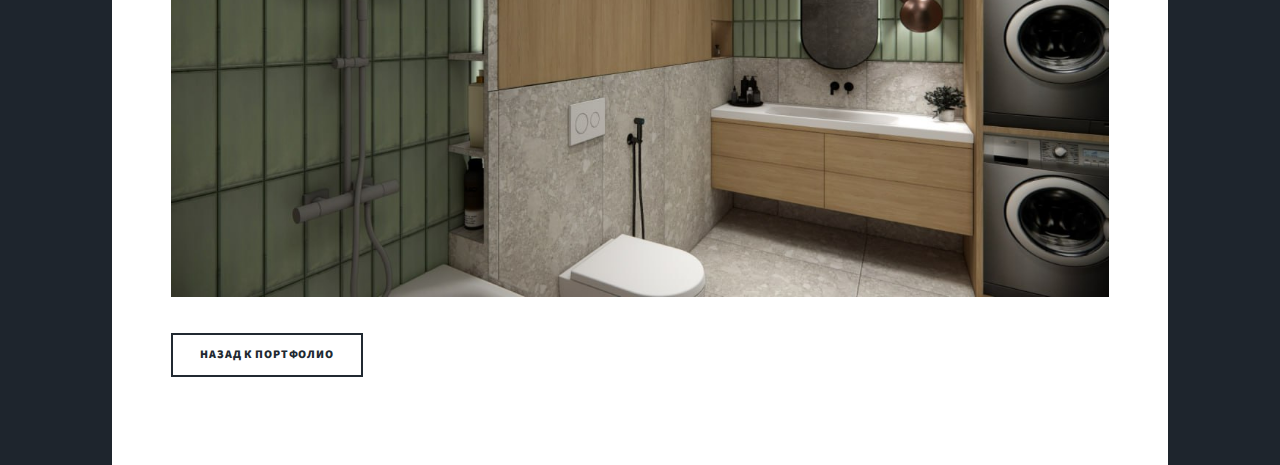
<file: project4.html>
<!DOCTYPE HTML>
<html>
<head>
  <title>Дом, где не спешит утро — IRINA SOBOLEVA</title>
  <meta charset="utf-8" />
  <meta name="viewport" content="width=device-width, initial-scale=1" />
  <link rel="stylesheet" href="assets/css/main.css" />
  <noscript><link rel="stylesheet" href="assets/css/noscript.css" /></noscript>
</head>
<body class="is-preload">

  <!-- Header + Nav (копируем из index.html) -->
  <header id="header">
    <a href="index.html" class="logo">IRINA SOBOLEVA</a>
      </header>

  <!-- Main -->
  <div id="main">

    <section class="post">
      <header class="major">
        <h1>Дом, где не спешит утро</h1>
        <span class="date">Май, 2024</span>
      </header>

      <p>Здесь свет пробуждает мягко, а ароматы свежих фруктов и кофе заполняют мраморную тишину. Каждая вещь знает своё место — и свою историю.</p>

      <!-- Галерея -->
      <section class="gallery">
  <div class="image fit">

          <img src="images/2.jpg" alt="Фото 1" />
   
  </div>
  <div class="image fit">

          <img src="images/3.jpg" alt="Фото 2" />
 
  </div>
<div class="image fit">
          <img src="images/4.jpg" alt="Фото 2" />
   
  </div>
<div class="image fit">

          <img src="images/6.jpg" alt="Фото 2" />
   
  </div>
<<div class="image fit">

         <img src="images/7.jpg" alt="Фото 2" />
    
  </div>


  



</section>

      <ul class="actions">
        <li><a href="index.html" class="button">Назад к портфолио</a></li>
      </ul>
    </section>

  </div>

  <!-- Footer (копируем из index.html) -->
  <footer id="footer">
    <!-- ваши контакты и прочее -->
  </footer>

  <!-- Скрипты -->
  <script src="assets/js/jquery.min.js"></script>
  <!-- … -->
  <script src="assets/js/main.js"></script>
</body>
</html>
</file>
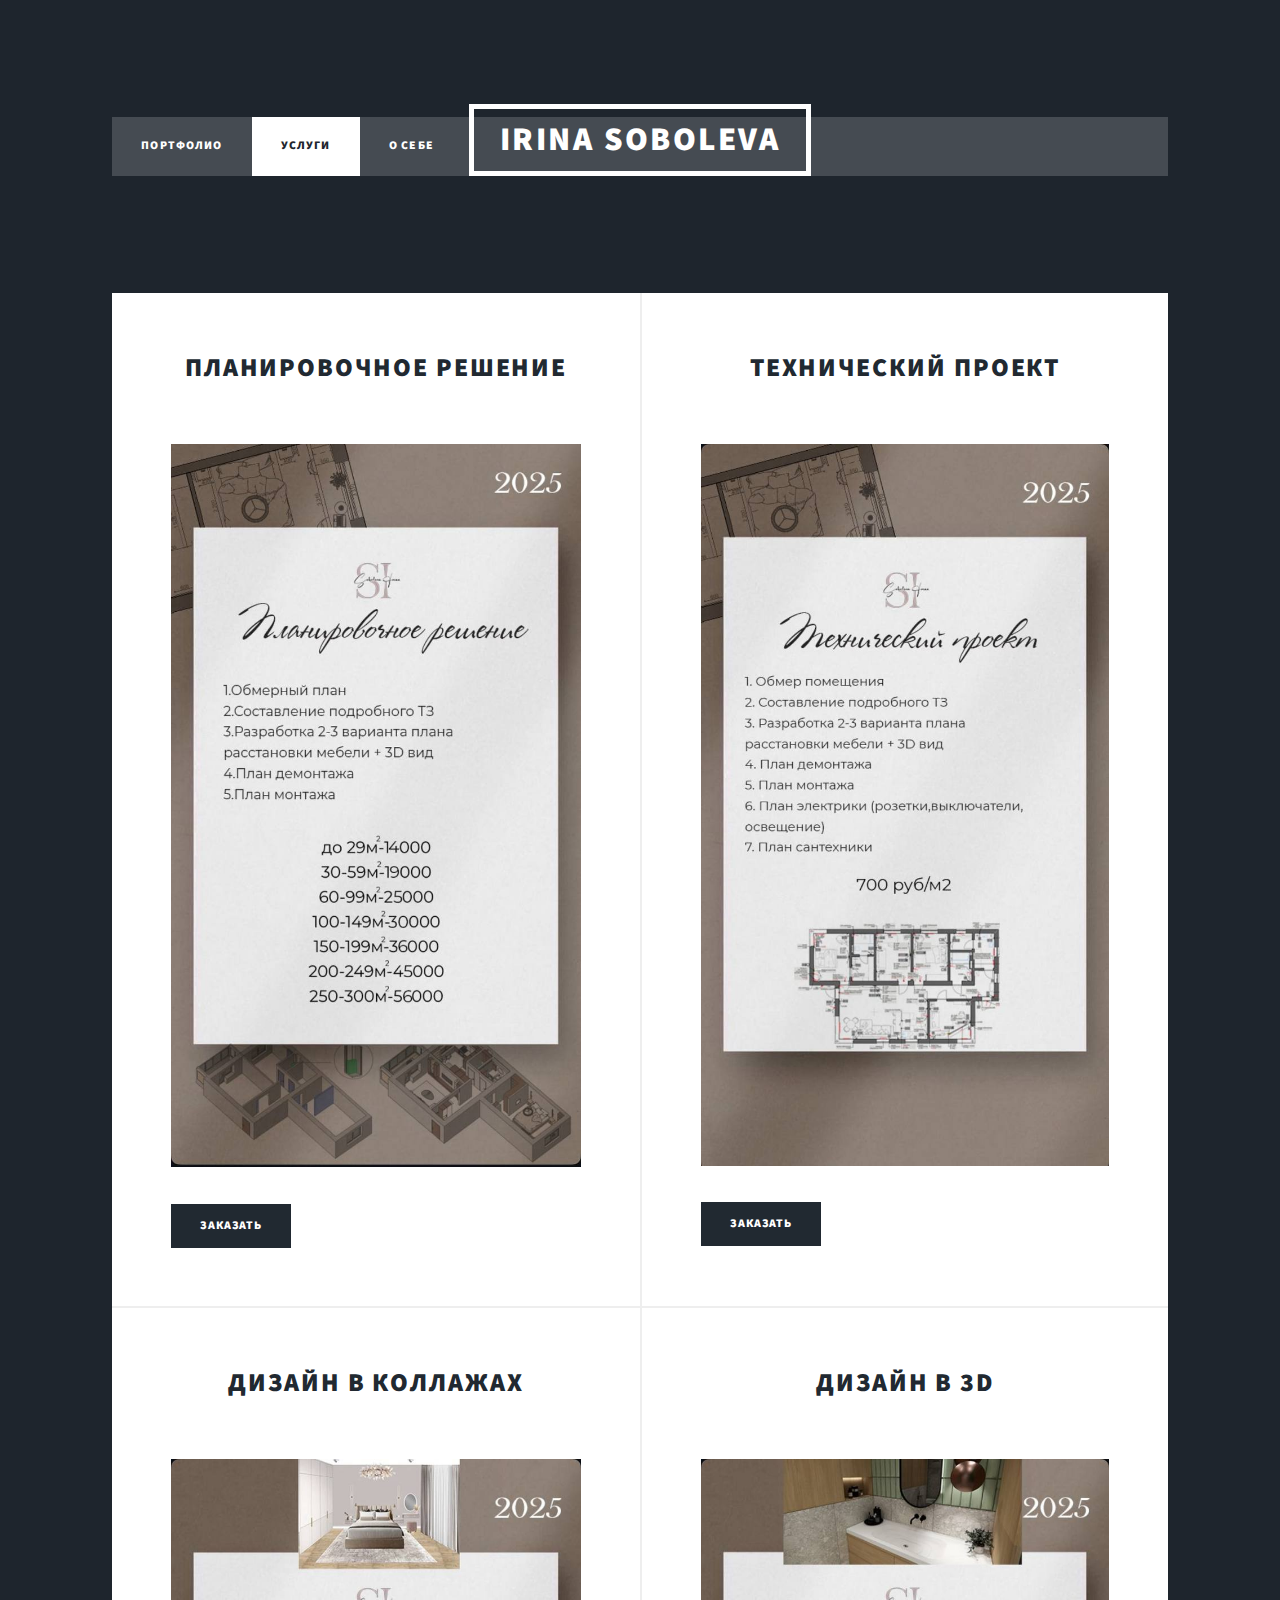
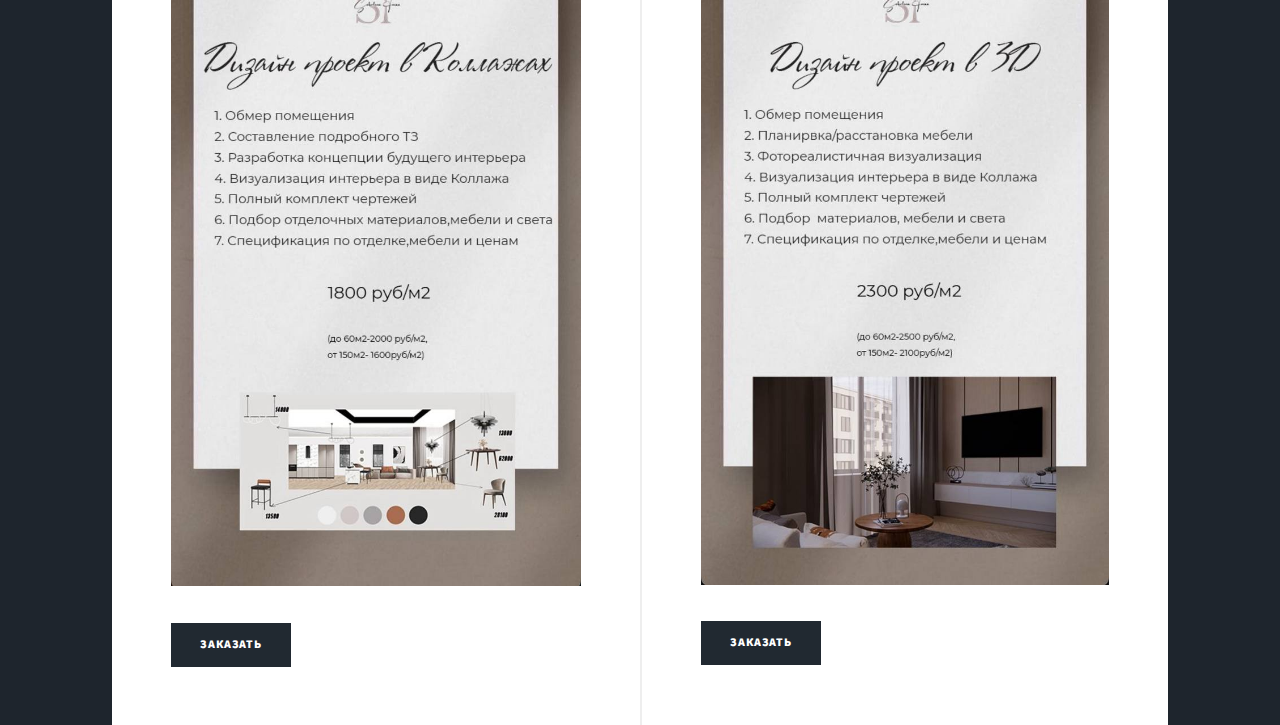
<file: services.html>
<!DOCTYPE HTML>
<html>
<head>
  <title>Услуги — IRINA SOBOLEVA</title>
  <meta charset="utf-8" />
  <meta name="viewport" content="width=device-width, initial-scale=1" />
  <link rel="stylesheet" href="assets/css/main.css" />
  <noscript><link rel="stylesheet" href="assets/css/noscript.css" /></noscript>
</head>
<body class="is-preload">

  <!-- Header + Nav -->
  <header id="header">
    <a href="index.html" class="logo">IRINA SOBOLEVA</a>
    <nav id="nav">
      <ul class="links">
        <li><a href="index.html">Портфолио</a></li>
        <li class="active"><a href="services.html">Услуги</a></li>
        <li><a href="about.html">О себе</a></li>
      </ul>
    </nav>
  </header>

  <!-- Main -->
  <div id="main">
    <section class="posts">
<!-- 1. Планировочное решение -->
      <article>
        <header class="major">
          <h2>Планировочное решение</h2>
        </header>
        <a href="images/photo_2025-05-20_17-57-48.jpg" class="image fit">
          <img src="images/photo_2025-05-20_17-57-48.jpg" alt="Планировочное решение" />
        </a>
        <ul class="actions">
          <li><a href="https://wa.me/79630957712" class="button primary">Заказать</a></li>
        </ul>
      </article>


      <!-- 2. Технический проект -->
      <article>
        <header class="major">
          <h2>Технический проект</h2>
        </header>
        <a href="images/photo_2025-05-20_17-57-50.jpg" class="image fit">
          <img src="images/photo_2025-05-20_17-57-50.jpg" alt="Технический проект" />
        </a>
        <ul class="actions">
          <li><a href="https://wa.me/79630957712" class="button primary">Заказать</a></li>
        </ul>
      </article>

      <!-- 3. Дизайн в коллажах -->
      <article>
        <header class="major">
          <h2>Дизайн в коллажах</h2>
        </header>
        <a href="images/photo_2025-05-20_17-57-51.jpg" class="image fit">
          <img src="images/photo_2025-05-20_17-57-51.jpg" alt="Дизайн в коллажах" />
        </a>
        <ul class="actions">
          <li><a href="https://wa.me/79630957712" class="button primary">Заказать</a></li>
        </ul>
      </article>

      <!-- 4. Дизайн в 3D -->
      <article>
        <header class="major">
          <h2>Дизайн в 3D</h2>
        </header>
        <a href="images/photo_2025-05-20_17-57-52.jpg" class="image fit">
          <img src="images/photo_2025-05-20_17-57-52.jpg" alt="Дизайн в 3D" />
        </a>
        <ul class="actions">
          <li><a href="https://wa.me/79630957712" class="button primary">Заказать</a></li>
        </ul>
      </article>

      
    </section>
  </div>

  <!-- Footer (скопируйте из index.html) -->
  <footer id="footer">
    <!-- ваши контакты и соцсети -->
  </footer>

  <!-- Скрипты -->
  <script src="assets/js/jquery.min.js"></script>
  <script src="assets/js/main.js"></script>
</body>
</html>
</file>
<file: assets/css/main.css>
@import url(fontawesome-all.min.css);
@import url("https://fonts.googleapis.com/css?family=Merriweather:300,700,300italic,700italic|Source+Sans+Pro:900");

/*
	Massively by HTML5 UP
	html5up.net | @ajlkn
	Free for personal and commercial use under the CCA 3.0 license (html5up.net/license)
*/

html, body, div, span, applet, object,
iframe, h1, h2, h3, h4, h5, h6, p, blockquote,
pre, a, abbr, acronym, address, big, cite,
code, del, dfn, em, img, ins, kbd, q, s, samp,
small, strike, strong, sub, sup, tt, var, b,
u, i, center, dl, dt, dd, ol, ul, li, fieldset,
form, label, legend, table, caption, tbody,
tfoot, thead, tr, th, td, article, aside,
canvas, details, embed, figure, figcaption,
footer, header, hgroup, menu, nav, output, ruby,
section, summary, time, mark, audio, video {
	margin: 0;
	padding: 0;
	border: 0;
	font-size: 100%;
	font: inherit;
	vertical-align: baseline;}

article, aside, details, figcaption, figure,
footer, header, hgroup, menu, nav, section {
	display: block;}

body {
	line-height: 1;
}

ol, ul {
	list-style: none;
}

blockquote, q {
	quotes: none;
}

	blockquote:before, blockquote:after, q:before, q:after {
		content: '';
		content: none;
	}

table {
	border-collapse: collapse;
	border-spacing: 0;
}

body {
	-webkit-text-size-adjust: none;
}

mark {
	background-color: transparent;
	color: inherit;
}

input::-moz-focus-inner {
	border: 0;
	padding: 0;
}

input, select, textarea {
	-moz-appearance: none;
	-webkit-appearance: none;
	-ms-appearance: none;
	appearance: none;
}

/* Basic */

	@-ms-viewport {
		width: device-width;
	}

	body {
		-ms-overflow-style: scrollbar;
	}

	@media screen and (max-width: 480px) {

		html, body {
			min-width: 320px;
		}

	}

	html {
		box-sizing: border-box;
	}

	*, *:before, *:after {
		box-sizing: inherit;
	}

	body {
		background-color: #1e252d;
	}

		body.is-preload *, body.is-preload *:before, body.is-preload *:after {
			-moz-animation: none !important;
			-webkit-animation: none !important;
			-ms-animation: none !important;
			animation: none !important;
			-moz-transition: none !important;
			-webkit-transition: none !important;
			-ms-transition: none !important;
			transition: none !important;
		}

/* Type */

	html {
		font-size: 16pt;
	}

		@media screen and (max-width: 1680px) {

			html {
				font-size: 12pt;
			}

		}

		@media screen and (max-width: 1280px) {

			html {
				font-size: 11pt;
			}

		}

		@media screen and (max-width: 360px) {

			html {
				font-size: 10pt;
			}

		}

	body {
		color: #212931;
	}

	body, input, select, textarea {
		font-family: "Merriweather", Georgia, serif;
		font-weight: 300;
		font-size: 1rem;
		line-height: 2.375;
	}

	a {
		-moz-transition: color 0.2s ease-in-out, background-color 0.2s ease-in-out, border-color 0.2s ease-in-out, box-shadow 0.2s ease-in-out;
		-webkit-transition: color 0.2s ease-in-out, background-color 0.2s ease-in-out, border-color 0.2s ease-in-out, box-shadow 0.2s ease-in-out;
		-ms-transition: color 0.2s ease-in-out, background-color 0.2s ease-in-out, border-color 0.2s ease-in-out, box-shadow 0.2s ease-in-out;
		transition: color 0.2s ease-in-out, background-color 0.2s ease-in-out, border-color 0.2s ease-in-out, box-shadow 0.2s ease-in-out;
		border-bottom: dotted 1px;
		text-decoration: none;
	}

		a:hover {
			border-bottom-color: transparent;
		}

	strong, b {
		font-weight: 600;
	}

	em, i {
		font-style: italic;
	}

	p {
		text-align: justify;
		margin: 0 0 2rem 0;
	}

	h1, h2, h3, h4, h5, h6 {
		font-family: "Source Sans Pro", Helvetica, sans-serif;
		font-weight: 900;
		line-height: 1.5;
		letter-spacing: 0.075em;
		text-transform: uppercase;
		margin: 0 0 1rem 0;
	}

		h1 a, h2 a, h3 a, h4 a, h5 a, h6 a {
			border-bottom: 0;
			color: inherit;
			text-decoration: none;
		}

	h1 {
		font-size: 4rem;
		line-height: 1.1;
		margin: 0 0 2rem 0;
	}

	h2 {
		font-size: 1.75rem;
		line-height: 1.3;
		margin: 0 0 1.5rem 0;
	}

	h3 {
		font-size: 1.25rem;
		margin: 0 0 1.5rem 0;
	}

	h4 {
		font-size: 1rem;
	}

	h5 {
		font-size: 0.9rem;
	}

	h6 {
		font-size: 0.8rem;
	}

	sub {
		font-size: 0.8rem;
		position: relative;
		top: 0.5rem;
	}

	sup {
		font-size: 0.8rem;
		position: relative;
		top: -0.5rem;
	}

	blockquote {
		border-left: solid 4px;
		font-style: italic;
		margin: 0 0 2rem 0;
		padding: 0.5rem 0 0.5rem 2rem;
	}

	code {
		border: solid 2px;
		font-family: "Courier New", monospace;
		font-size: 0.9rem;
		margin: 0 0.25rem;
		padding: 0.25rem 0.65rem;
	}

	pre {
		-webkit-overflow-scrolling: touch;
		font-family: "Courier New", monospace;
		font-size: 0.9rem;
		margin: 0 0 2rem 0;
	}

		pre code {
			display: block;
			line-height: 1.75;
			padding: 1rem 1.5rem;
			overflow-x: auto;
		}

	hr {
		border: 0;
		border-bottom: solid 2px;
		margin: 3rem 0;
	}

		hr.major {
			margin: 5rem 0;
		}

	.align-left {
		text-align: left;
	}

	.align-center {
		text-align: center;
	}

	.align-right {
		text-align: right;
	}

	input, select, textarea {
		color: #212931;
	}

	a {
		color: #212931;
		border-bottom-color: rgba(33, 41, 49, 0.5);
	}

		a:hover {
			border-bottom-color: transparent;
			color: #18bfef !important;
		}

	strong, b {
		color: #212931;
	}

	h1, h2, h3, h4, h5, h6 {
		color: #212931;
	}

	blockquote {
		border-left-color: #eeeeee;
	}

	code {
		background: rgba(220, 220, 220, 0.25);
		border-color: #eeeeee;
	}

	hr {
		border-bottom-color: #eeeeee;
	}

/* Row */

	.row {
		display: flex;
		flex-wrap: wrap;
		box-sizing: border-box;
		align-items: stretch;
	}

		.row > * {
			box-sizing: border-box;
		}

		.row.gtr-uniform > * > :last-child {
			margin-bottom: 0;
		}

		.row.aln-left {
			justify-content: flex-start;
		}

		.row.aln-center {
			justify-content: center;
		}

		.row.aln-right {
			justify-content: flex-end;
		}

		.row.aln-top {
			align-items: flex-start;
		}

		.row.aln-middle {
			align-items: center;
		}

		.row.aln-bottom {
			align-items: flex-end;
		}

		.row > .imp {
			order: -1;
		}

		.row > .col-1 {
			width: 8.33333%;
		}

		.row > .off-1 {
			margin-left: 8.33333%;
		}

		.row > .col-2 {
			width: 16.66667%;
		}

		.row > .off-2 {
			margin-left: 16.66667%;
		}

		.row > .col-3 {
			width: 25%;
		}

		.row > .off-3 {
			margin-left: 25%;
		}

		.row > .col-4 {
			width: 33.33333%;
		}

		.row > .off-4 {
			margin-left: 33.33333%;
		}

		.row > .col-5 {
			width: 41.66667%;
		}

		.row > .off-5 {
			margin-left: 41.66667%;
		}

		.row > .col-6 {
			width: 50%;
		}

		.row > .off-6 {
			margin-left: 50%;
		}

		.row > .col-7 {
			width: 58.33333%;
		}

		.row > .off-7 {
			margin-left: 58.33333%;
		}

		.row > .col-8 {
			width: 66.66667%;
		}

		.row > .off-8 {
			margin-left: 66.66667%;
		}

		.row > .col-9 {
			width: 75%;
		}

		.row > .off-9 {
			margin-left: 75%;
		}

		.row > .col-10 {
			width: 83.33333%;
		}

		.row > .off-10 {
			margin-left: 83.33333%;
		}

		.row > .col-11 {
			width: 91.66667%;
		}

		.row > .off-11 {
			margin-left: 91.66667%;
		}

		.row > .col-12 {
			width: 100%;
		}

		.row > .off-12 {
			margin-left: 100%;
		}

		.row.gtr-0 {
			margin-top: 0;
			margin-left: 0rem;
		}

			.row.gtr-0 > * {
				padding: 0 0 0 0rem;
			}

			.row.gtr-0.gtr-uniform {
				margin-top: 0rem;
			}

				.row.gtr-0.gtr-uniform > * {
					padding-top: 0rem;
				}

		.row.gtr-25 {
			margin-top: 0;
			margin-left: -0.375rem;
		}

			.row.gtr-25 > * {
				padding: 0 0 0 0.375rem;
			}

			.row.gtr-25.gtr-uniform {
				margin-top: -0.375rem;
			}

				.row.gtr-25.gtr-uniform > * {
					padding-top: 0.375rem;
				}

		.row.gtr-50 {
			margin-top: 0;
			margin-left: -0.75rem;
		}

			.row.gtr-50 > * {
				padding: 0 0 0 0.75rem;
			}

			.row.gtr-50.gtr-uniform {
				margin-top: -0.75rem;
			}

				.row.gtr-50.gtr-uniform > * {
					padding-top: 0.75rem;
				}

		.row {
			margin-top: 0;
			margin-left: -1.5rem;
		}

			.row > * {
				padding: 0 0 0 1.5rem;
			}

			.row.gtr-uniform {
				margin-top: -1.5rem;
			}

				.row.gtr-uniform > * {
					padding-top: 1.5rem;
				}

		.row.gtr-150 {
			margin-top: 0;
			margin-left: -2.25rem;
		}

			.row.gtr-150 > * {
				padding: 0 0 0 2.25rem;
			}

			.row.gtr-150.gtr-uniform {
				margin-top: -2.25rem;
			}

				.row.gtr-150.gtr-uniform > * {
					padding-top: 2.25rem;
				}

		.row.gtr-200 {
			margin-top: 0;
			margin-left: -3rem;
		}

			.row.gtr-200 > * {
				padding: 0 0 0 3rem;
			}

			.row.gtr-200.gtr-uniform {
				margin-top: -3rem;
			}

				.row.gtr-200.gtr-uniform > * {
					padding-top: 3rem;
				}

		@media screen and (max-width: 1680px) {

			.row {
				display: flex;
				flex-wrap: wrap;
				box-sizing: border-box;
				align-items: stretch;
			}

				.row > * {
					box-sizing: border-box;
				}

				.row.gtr-uniform > * > :last-child {
					margin-bottom: 0;
				}

				.row.aln-left {
					justify-content: flex-start;
				}

				.row.aln-center {
					justify-content: center;
				}

				.row.aln-right {
					justify-content: flex-end;
				}

				.row.aln-top {
					align-items: flex-start;
				}

				.row.aln-middle {
					align-items: center;
				}

				.row.aln-bottom {
					align-items: flex-end;
				}

				.row > .imp-xlarge {
					order: -1;
				}

				.row > .col-1-xlarge {
					width: 8.33333%;
				}

				.row > .off-1-xlarge {
					margin-left: 8.33333%;
				}

				.row > .col-2-xlarge {
					width: 16.66667%;
				}

				.row > .off-2-xlarge {
					margin-left: 16.66667%;
				}

				.row > .col-3-xlarge {
					width: 25%;
				}

				.row > .off-3-xlarge {
					margin-left: 25%;
				}

				.row > .col-4-xlarge {
					width: 33.33333%;
				}

				.row > .off-4-xlarge {
					margin-left: 33.33333%;
				}

				.row > .col-5-xlarge {
					width: 41.66667%;
				}

				.row > .off-5-xlarge {
					margin-left: 41.66667%;
				}

				.row > .col-6-xlarge {
					width: 50%;
				}

				.row > .off-6-xlarge {
					margin-left: 50%;
				}

				.row > .col-7-xlarge {
					width: 58.33333%;
				}

				.row > .off-7-xlarge {
					margin-left: 58.33333%;
				}

				.row > .col-8-xlarge {
					width: 66.66667%;
				}

				.row > .off-8-xlarge {
					margin-left: 66.66667%;
				}

				.row > .col-9-xlarge {
					width: 75%;
				}

				.row > .off-9-xlarge {
					margin-left: 75%;
				}

				.row > .col-10-xlarge {
					width: 83.33333%;
				}

				.row > .off-10-xlarge {
					margin-left: 83.33333%;
				}

				.row > .col-11-xlarge {
					width: 91.66667%;
				}

				.row > .off-11-xlarge {
					margin-left: 91.66667%;
				}

				.row > .col-12-xlarge {
					width: 100%;
				}

				.row > .off-12-xlarge {
					margin-left: 100%;
				}

				.row.gtr-0 {
					margin-top: 0;
					margin-left: 0rem;
				}

					.row.gtr-0 > * {
						padding: 0 0 0 0rem;
					}

					.row.gtr-0.gtr-uniform {
						margin-top: 0rem;
					}

						.row.gtr-0.gtr-uniform > * {
							padding-top: 0rem;
						}

				.row.gtr-25 {
					margin-top: 0;
					margin-left: -0.375rem;
				}

					.row.gtr-25 > * {
						padding: 0 0 0 0.375rem;
					}

					.row.gtr-25.gtr-uniform {
						margin-top: -0.375rem;
					}

						.row.gtr-25.gtr-uniform > * {
							padding-top: 0.375rem;
						}

				.row.gtr-50 {
					margin-top: 0;
					margin-left: -0.75rem;
				}

					.row.gtr-50 > * {
						padding: 0 0 0 0.75rem;
					}

					.row.gtr-50.gtr-uniform {
						margin-top: -0.75rem;
					}

						.row.gtr-50.gtr-uniform > * {
							padding-top: 0.75rem;
						}

				.row {
					margin-top: 0;
					margin-left: -1.5rem;
				}

					.row > * {
						padding: 0 0 0 1.5rem;
					}

					.row.gtr-uniform {
						margin-top: -1.5rem;
					}

						.row.gtr-uniform > * {
							padding-top: 1.5rem;
						}

				.row.gtr-150 {
					margin-top: 0;
					margin-left: -2.25rem;
				}

					.row.gtr-150 > * {
						padding: 0 0 0 2.25rem;
					}

					.row.gtr-150.gtr-uniform {
						margin-top: -2.25rem;
					}

						.row.gtr-150.gtr-uniform > * {
							padding-top: 2.25rem;
						}

				.row.gtr-200 {
					margin-top: 0;
					margin-left: -3rem;
				}

					.row.gtr-200 > * {
						padding: 0 0 0 3rem;
					}

					.row.gtr-200.gtr-uniform {
						margin-top: -3rem;
					}

						.row.gtr-200.gtr-uniform > * {
							padding-top: 3rem;
						}

		}

		@media screen and (max-width: 1280px) {

			.row {
				display: flex;
				flex-wrap: wrap;
				box-sizing: border-box;
				align-items: stretch;
			}

				.row > * {
					box-sizing: border-box;
				}

				.row.gtr-uniform > * > :last-child {
					margin-bottom: 0;
				}

				.row.aln-left {
					justify-content: flex-start;
				}

				.row.aln-center {
					justify-content: center;
				}

				.row.aln-right {
					justify-content: flex-end;
				}

				.row.aln-top {
					align-items: flex-start;
				}

				.row.aln-middle {
					align-items: center;
				}

				.row.aln-bottom {
					align-items: flex-end;
				}

				.row > .imp-large {
					order: -1;
				}

				.row > .col-1-large {
					width: 8.33333%;
				}

				.row > .off-1-large {
					margin-left: 8.33333%;
				}

				.row > .col-2-large {
					width: 16.66667%;
				}

				.row > .off-2-large {
					margin-left: 16.66667%;
				}

				.row > .col-3-large {
					width: 25%;
				}

				.row > .off-3-large {
					margin-left: 25%;
				}

				.row > .col-4-large {
					width: 33.33333%;
				}

				.row > .off-4-large {
					margin-left: 33.33333%;
				}

				.row > .col-5-large {
					width: 41.66667%;
				}

				.row > .off-5-large {
					margin-left: 41.66667%;
				}

				.row > .col-6-large {
					width: 50%;
				}

				.row > .off-6-large {
					margin-left: 50%;
				}

				.row > .col-7-large {
					width: 58.33333%;
				}

				.row > .off-7-large {
					margin-left: 58.33333%;
				}

				.row > .col-8-large {
					width: 66.66667%;
				}

				.row > .off-8-large {
					margin-left: 66.66667%;
				}

				.row > .col-9-large {
					width: 75%;
				}

				.row > .off-9-large {
					margin-left: 75%;
				}

				.row > .col-10-large {
					width: 83.33333%;
				}

				.row > .off-10-large {
					margin-left: 83.33333%;
				}

				.row > .col-11-large {
					width: 91.66667%;
				}

				.row > .off-11-large {
					margin-left: 91.66667%;
				}

				.row > .col-12-large {
					width: 100%;
				}

				.row > .off-12-large {
					margin-left: 100%;
				}

				.row.gtr-0 {
					margin-top: 0;
					margin-left: 0rem;
				}

					.row.gtr-0 > * {
						padding: 0 0 0 0rem;
					}

					.row.gtr-0.gtr-uniform {
						margin-top: 0rem;
					}

						.row.gtr-0.gtr-uniform > * {
							padding-top: 0rem;
						}

				.row.gtr-25 {
					margin-top: 0;
					margin-left: -0.375rem;
				}

					.row.gtr-25 > * {
						padding: 0 0 0 0.375rem;
					}

					.row.gtr-25.gtr-uniform {
						margin-top: -0.375rem;
					}

						.row.gtr-25.gtr-uniform > * {
							padding-top: 0.375rem;
						}

				.row.gtr-50 {
					margin-top: 0;
					margin-left: -0.75rem;
				}

					.row.gtr-50 > * {
						padding: 0 0 0 0.75rem;
					}

					.row.gtr-50.gtr-uniform {
						margin-top: -0.75rem;
					}

						.row.gtr-50.gtr-uniform > * {
							padding-top: 0.75rem;
						}

				.row {
					margin-top: 0;
					margin-left: -1.5rem;
				}

					.row > * {
						padding: 0 0 0 1.5rem;
					}

					.row.gtr-uniform {
						margin-top: -1.5rem;
					}

						.row.gtr-uniform > * {
							padding-top: 1.5rem;
						}

				.row.gtr-150 {
					margin-top: 0;
					margin-left: -2.25rem;
				}

					.row.gtr-150 > * {
						padding: 0 0 0 2.25rem;
					}

					.row.gtr-150.gtr-uniform {
						margin-top: -2.25rem;
					}

						.row.gtr-150.gtr-uniform > * {
							padding-top: 2.25rem;
						}

				.row.gtr-200 {
					margin-top: 0;
					margin-left: -3rem;
				}

					.row.gtr-200 > * {
						padding: 0 0 0 3rem;
					}

					.row.gtr-200.gtr-uniform {
						margin-top: -3rem;
					}

						.row.gtr-200.gtr-uniform > * {
							padding-top: 3rem;
						}

		}

		@media screen and (max-width: 980px) {

			.row {
				display: flex;
				flex-wrap: wrap;
				box-sizing: border-box;
				align-items: stretch;
			}

				.row > * {
					box-sizing: border-box;
				}

				.row.gtr-uniform > * > :last-child {
					margin-bottom: 0;
				}

				.row.aln-left {
					justify-content: flex-start;
				}

				.row.aln-center {
					justify-content: center;
				}

				.row.aln-right {
					justify-content: flex-end;
				}

				.row.aln-top {
					align-items: flex-start;
				}

				.row.aln-middle {
					align-items: center;
				}

				.row.aln-bottom {
					align-items: flex-end;
				}

				.row > .imp-medium {
					order: -1;
				}

				.row > .col-1-medium {
					width: 8.33333%;
				}

				.row > .off-1-medium {
					margin-left: 8.33333%;
				}

				.row > .col-2-medium {
					width: 16.66667%;
				}

				.row > .off-2-medium {
					margin-left: 16.66667%;
				}

				.row > .col-3-medium {
					width: 25%;
				}

				.row > .off-3-medium {
					margin-left: 25%;
				}

				.row > .col-4-medium {
					width: 33.33333%;
				}

				.row > .off-4-medium {
					margin-left: 33.33333%;
				}

				.row > .col-5-medium {
					width: 41.66667%;
				}

				.row > .off-5-medium {
					margin-left: 41.66667%;
				}

				.row > .col-6-medium {
					width: 50%;
				}

				.row > .off-6-medium {
					margin-left: 50%;
				}

				.row > .col-7-medium {
					width: 58.33333%;
				}

				.row > .off-7-medium {
					margin-left: 58.33333%;
				}

				.row > .col-8-medium {
					width: 66.66667%;
				}

				.row > .off-8-medium {
					margin-left: 66.66667%;
				}

				.row > .col-9-medium {
					width: 75%;
				}

				.row > .off-9-medium {
					margin-left: 75%;
				}

				.row > .col-10-medium {
					width: 83.33333%;
				}

				.row > .off-10-medium {
					margin-left: 83.33333%;
				}

				.row > .col-11-medium {
					width: 91.66667%;
				}

				.row > .off-11-medium {
					margin-left: 91.66667%;
				}

				.row > .col-12-medium {
					width: 100%;
				}

				.row > .off-12-medium {
					margin-left: 100%;
				}

				.row.gtr-0 {
					margin-top: 0;
					margin-left: 0rem;
				}

					.row.gtr-0 > * {
						padding: 0 0 0 0rem;
					}

					.row.gtr-0.gtr-uniform {
						margin-top: 0rem;
					}

						.row.gtr-0.gtr-uniform > * {
							padding-top: 0rem;
						}

				.row.gtr-25 {
					margin-top: 0;
					margin-left: -0.375rem;
				}

					.row.gtr-25 > * {
						padding: 0 0 0 0.375rem;
					}

					.row.gtr-25.gtr-uniform {
						margin-top: -0.375rem;
					}

						.row.gtr-25.gtr-uniform > * {
							padding-top: 0.375rem;
						}

				.row.gtr-50 {
					margin-top: 0;
					margin-left: -0.75rem;
				}

					.row.gtr-50 > * {
						padding: 0 0 0 0.75rem;
					}

					.row.gtr-50.gtr-uniform {
						margin-top: -0.75rem;
					}

						.row.gtr-50.gtr-uniform > * {
							padding-top: 0.75rem;
						}

				.row {
					margin-top: 0;
					margin-left: -1.5rem;
				}

					.row > * {
						padding: 0 0 0 1.5rem;
					}

					.row.gtr-uniform {
						margin-top: -1.5rem;
					}

						.row.gtr-uniform > * {
							padding-top: 1.5rem;
						}

				.row.gtr-150 {
					margin-top: 0;
					margin-left: -2.25rem;
				}

					.row.gtr-150 > * {
						padding: 0 0 0 2.25rem;
					}

					.row.gtr-150.gtr-uniform {
						margin-top: -2.25rem;
					}

						.row.gtr-150.gtr-uniform > * {
							padding-top: 2.25rem;
						}

				.row.gtr-200 {
					margin-top: 0;
					margin-left: -3rem;
				}

					.row.gtr-200 > * {
						padding: 0 0 0 3rem;
					}

					.row.gtr-200.gtr-uniform {
						margin-top: -3rem;
					}

						.row.gtr-200.gtr-uniform > * {
							padding-top: 3rem;
						}

		}

		@media screen and (max-width: 736px) {

			.row {
				display: flex;
				flex-wrap: wrap;
				box-sizing: border-box;
				align-items: stretch;
			}

				.row > * {
					box-sizing: border-box;
				}

				.row.gtr-uniform > * > :last-child {
					margin-bottom: 0;
				}

				.row.aln-left {
					justify-content: flex-start;
				}

				.row.aln-center {
					justify-content: center;
				}

				.row.aln-right {
					justify-content: flex-end;
				}

				.row.aln-top {
					align-items: flex-start;
				}

				.row.aln-middle {
					align-items: center;
				}

				.row.aln-bottom {
					align-items: flex-end;
				}

				.row > .imp-small {
					order: -1;
				}

				.row > .col-1-small {
					width: 8.33333%;
				}

				.row > .off-1-small {
					margin-left: 8.33333%;
				}

				.row > .col-2-small {
					width: 16.66667%;
				}

				.row > .off-2-small {
					margin-left: 16.66667%;
				}

				.row > .col-3-small {
					width: 25%;
				}

				.row > .off-3-small {
					margin-left: 25%;
				}

				.row > .col-4-small {
					width: 33.33333%;
				}

				.row > .off-4-small {
					margin-left: 33.33333%;
				}

				.row > .col-5-small {
					width: 41.66667%;
				}

				.row > .off-5-small {
					margin-left: 41.66667%;
				}

				.row > .col-6-small {
					width: 50%;
				}

				.row > .off-6-small {
					margin-left: 50%;
				}

				.row > .col-7-small {
					width: 58.33333%;
				}

				.row > .off-7-small {
					margin-left: 58.33333%;
				}

				.row > .col-8-small {
					width: 66.66667%;
				}

				.row > .off-8-small {
					margin-left: 66.66667%;
				}

				.row > .col-9-small {
					width: 75%;
				}

				.row > .off-9-small {
					margin-left: 75%;
				}

				.row > .col-10-small {
					width: 83.33333%;
				}

				.row > .off-10-small {
					margin-left: 83.33333%;
				}

				.row > .col-11-small {
					width: 91.66667%;
				}

				.row > .off-11-small {
					margin-left: 91.66667%;
				}

				.row > .col-12-small {
					width: 100%;
				}

				.row > .off-12-small {
					margin-left: 100%;
				}

				.row.gtr-0 {
					margin-top: 0;
					margin-left: 0rem;
				}

					.row.gtr-0 > * {
						padding: 0 0 0 0rem;
					}

					.row.gtr-0.gtr-uniform {
						margin-top: 0rem;
					}

						.row.gtr-0.gtr-uniform > * {
							padding-top: 0rem;
						}

				.row.gtr-25 {
					margin-top: 0;
					margin-left: -0.375rem;
				}

					.row.gtr-25 > * {
						padding: 0 0 0 0.375rem;
					}

					.row.gtr-25.gtr-uniform {
						margin-top: -0.375rem;
					}

						.row.gtr-25.gtr-uniform > * {
							padding-top: 0.375rem;
						}

				.row.gtr-50 {
					margin-top: 0;
					margin-left: -0.75rem;
				}

					.row.gtr-50 > * {
						padding: 0 0 0 0.75rem;
					}

					.row.gtr-50.gtr-uniform {
						margin-top: -0.75rem;
					}

						.row.gtr-50.gtr-uniform > * {
							padding-top: 0.75rem;
						}

				.row {
					margin-top: 0;
					margin-left: -1.5rem;
				}

					.row > * {
						padding: 0 0 0 1.5rem;
					}

					.row.gtr-uniform {
						margin-top: -1.5rem;
					}

						.row.gtr-uniform > * {
							padding-top: 1.5rem;
						}

				.row.gtr-150 {
					margin-top: 0;
					margin-left: -2.25rem;
				}

					.row.gtr-150 > * {
						padding: 0 0 0 2.25rem;
					}

					.row.gtr-150.gtr-uniform {
						margin-top: -2.25rem;
					}

						.row.gtr-150.gtr-uniform > * {
							padding-top: 2.25rem;
						}

				.row.gtr-200 {
					margin-top: 0;
					margin-left: -3rem;
				}

					.row.gtr-200 > * {
						padding: 0 0 0 3rem;
					}

					.row.gtr-200.gtr-uniform {
						margin-top: -3rem;
					}

						.row.gtr-200.gtr-uniform > * {
							padding-top: 3rem;
						}

		}

		@media screen and (max-width: 480px) {

			.row {
				display: flex;
				flex-wrap: wrap;
				box-sizing: border-box;
				align-items: stretch;
			}

				.row > * {
					box-sizing: border-box;
				}

				.row.gtr-uniform > * > :last-child {
					margin-bottom: 0;
				}

				.row.aln-left {
					justify-content: flex-start;
				}

				.row.aln-center {
					justify-content: center;
				}

				.row.aln-right {
					justify-content: flex-end;
				}

				.row.aln-top {
					align-items: flex-start;
				}

				.row.aln-middle {
					align-items: center;
				}

				.row.aln-bottom {
					align-items: flex-end;
				}

				.row > .imp-xsmall {
					order: -1;
				}

				.row > .col-1-xsmall {
					width: 8.33333%;
				}

				.row > .off-1-xsmall {
					margin-left: 8.33333%;
				}

				.row > .col-2-xsmall {
					width: 16.66667%;
				}

				.row > .off-2-xsmall {
					margin-left: 16.66667%;
				}

				.row > .col-3-xsmall {
					width: 25%;
				}

				.row > .off-3-xsmall {
					margin-left: 25%;
				}

				.row > .col-4-xsmall {
					width: 33.33333%;
				}

				.row > .off-4-xsmall {
					margin-left: 33.33333%;
				}

				.row > .col-5-xsmall {
					width: 41.66667%;
				}

				.row > .off-5-xsmall {
					margin-left: 41.66667%;
				}

				.row > .col-6-xsmall {
					width: 50%;
				}

				.row > .off-6-xsmall {
					margin-left: 50%;
				}

				.row > .col-7-xsmall {
					width: 58.33333%;
				}

				.row > .off-7-xsmall {
					margin-left: 58.33333%;
				}

				.row > .col-8-xsmall {
					width: 66.66667%;
				}

				.row > .off-8-xsmall {
					margin-left: 66.66667%;
				}

				.row > .col-9-xsmall {
					width: 75%;
				}

				.row > .off-9-xsmall {
					margin-left: 75%;
				}

				.row > .col-10-xsmall {
					width: 83.33333%;
				}

				.row > .off-10-xsmall {
					margin-left: 83.33333%;
				}

				.row > .col-11-xsmall {
					width: 91.66667%;
				}

				.row > .off-11-xsmall {
					margin-left: 91.66667%;
				}

				.row > .col-12-xsmall {
					width: 100%;
				}

				.row > .off-12-xsmall {
					margin-left: 100%;
				}

				.row.gtr-0 {
					margin-top: 0;
					margin-left: 0rem;
				}

					.row.gtr-0 > * {
						padding: 0 0 0 0rem;
					}

					.row.gtr-0.gtr-uniform {
						margin-top: 0rem;
					}

						.row.gtr-0.gtr-uniform > * {
							padding-top: 0rem;
						}

				.row.gtr-25 {
					margin-top: 0;
					margin-left: -0.375rem;
				}

					.row.gtr-25 > * {
						padding: 0 0 0 0.375rem;
					}

					.row.gtr-25.gtr-uniform {
						margin-top: -0.375rem;
					}

						.row.gtr-25.gtr-uniform > * {
							padding-top: 0.375rem;
						}

				.row.gtr-50 {
					margin-top: 0;
					margin-left: -0.75rem;
				}

					.row.gtr-50 > * {
						padding: 0 0 0 0.75rem;
					}

					.row.gtr-50.gtr-uniform {
						margin-top: -0.75rem;
					}

						.row.gtr-50.gtr-uniform > * {
							padding-top: 0.75rem;
						}

				.row {
					margin-top: 0;
					margin-left: -1.5rem;
				}

					.row > * {
						padding: 0 0 0 1.5rem;
					}

					.row.gtr-uniform {
						margin-top: -1.5rem;
					}

						.row.gtr-uniform > * {
							padding-top: 1.5rem;
						}

				.row.gtr-150 {
					margin-top: 0;
					margin-left: -2.25rem;
				}

					.row.gtr-150 > * {
						padding: 0 0 0 2.25rem;
					}

					.row.gtr-150.gtr-uniform {
						margin-top: -2.25rem;
					}

						.row.gtr-150.gtr-uniform > * {
							padding-top: 2.25rem;
						}

				.row.gtr-200 {
					margin-top: 0;
					margin-left: -3rem;
				}

					.row.gtr-200 > * {
						padding: 0 0 0 3rem;
					}

					.row.gtr-200.gtr-uniform {
						margin-top: -3rem;
					}

						.row.gtr-200.gtr-uniform > * {
							padding-top: 3rem;
						}

		}

		@media screen and (max-width: 360px) {

			.row {
				display: flex;
				flex-wrap: wrap;
				box-sizing: border-box;
				align-items: stretch;
			}

				.row > * {
					box-sizing: border-box;
				}

				.row.gtr-uniform > * > :last-child {
					margin-bottom: 0;
				}

				.row.aln-left {
					justify-content: flex-start;
				}

				.row.aln-center {
					justify-content: center;
				}

				.row.aln-right {
					justify-content: flex-end;
				}

				.row.aln-top {
					align-items: flex-start;
				}

				.row.aln-middle {
					align-items: center;
				}

				.row.aln-bottom {
					align-items: flex-end;
				}

				.row > .imp-xxsmall {
					order: -1;
				}

				.row > .col-1-xxsmall {
					width: 8.33333%;
				}

				.row > .off-1-xxsmall {
					margin-left: 8.33333%;
				}

				.row > .col-2-xxsmall {
					width: 16.66667%;
				}

				.row > .off-2-xxsmall {
					margin-left: 16.66667%;
				}

				.row > .col-3-xxsmall {
					width: 25%;
				}

				.row > .off-3-xxsmall {
					margin-left: 25%;
				}

				.row > .col-4-xxsmall {
					width: 33.33333%;
				}

				.row > .off-4-xxsmall {
					margin-left: 33.33333%;
				}

				.row > .col-5-xxsmall {
					width: 41.66667%;
				}

				.row > .off-5-xxsmall {
					margin-left: 41.66667%;
				}

				.row > .col-6-xxsmall {
					width: 50%;
				}

				.row > .off-6-xxsmall {
					margin-left: 50%;
				}

				.row > .col-7-xxsmall {
					width: 58.33333%;
				}

				.row > .off-7-xxsmall {
					margin-left: 58.33333%;
				}

				.row > .col-8-xxsmall {
					width: 66.66667%;
				}

				.row > .off-8-xxsmall {
					margin-left: 66.66667%;
				}

				.row > .col-9-xxsmall {
					width: 75%;
				}

				.row > .off-9-xxsmall {
					margin-left: 75%;
				}

				.row > .col-10-xxsmall {
					width: 83.33333%;
				}

				.row > .off-10-xxsmall {
					margin-left: 83.33333%;
				}

				.row > .col-11-xxsmall {
					width: 91.66667%;
				}

				.row > .off-11-xxsmall {
					margin-left: 91.66667%;
				}

				.row > .col-12-xxsmall {
					width: 100%;
				}

				.row > .off-12-xxsmall {
					margin-left: 100%;
				}

				.row.gtr-0 {
					margin-top: 0;
					margin-left: 0rem;
				}

					.row.gtr-0 > * {
						padding: 0 0 0 0rem;
					}

					.row.gtr-0.gtr-uniform {
						margin-top: 0rem;
					}

						.row.gtr-0.gtr-uniform > * {
							padding-top: 0rem;
						}

				.row.gtr-25 {
					margin-top: 0;
					margin-left: -0.375rem;
				}

					.row.gtr-25 > * {
						padding: 0 0 0 0.375rem;
					}

					.row.gtr-25.gtr-uniform {
						margin-top: -0.375rem;
					}

						.row.gtr-25.gtr-uniform > * {
							padding-top: 0.375rem;
						}

				.row.gtr-50 {
					margin-top: 0;
					margin-left: -0.75rem;
				}

					.row.gtr-50 > * {
						padding: 0 0 0 0.75rem;
					}

					.row.gtr-50.gtr-uniform {
						margin-top: -0.75rem;
					}

						.row.gtr-50.gtr-uniform > * {
							padding-top: 0.75rem;
						}

				.row {
					margin-top: 0;
					margin-left: -1.5rem;
				}

					.row > * {
						padding: 0 0 0 1.5rem;
					}

					.row.gtr-uniform {
						margin-top: -1.5rem;
					}

						.row.gtr-uniform > * {
							padding-top: 1.5rem;
						}

				.row.gtr-150 {
					margin-top: 0;
					margin-left: -2.25rem;
				}

					.row.gtr-150 > * {
						padding: 0 0 0 2.25rem;
					}

					.row.gtr-150.gtr-uniform {
						margin-top: -2.25rem;
					}

						.row.gtr-150.gtr-uniform > * {
							padding-top: 2.25rem;
						}

				.row.gtr-200 {
					margin-top: 0;
					margin-left: -3rem;
				}

					.row.gtr-200 > * {
						padding: 0 0 0 3rem;
					}

					.row.gtr-200.gtr-uniform {
						margin-top: -3rem;
					}

						.row.gtr-200.gtr-uniform > * {
							padding-top: 3rem;
						}

		}

/* Box */

	.box {
		border: solid 2px;
		margin-bottom: 2rem;
		padding: 1.5rem;
	}

		.box > :last-child,
		.box > :last-child > :last-child,
		.box > :last-child > :last-child > :last-child {
			margin-bottom: 0;
		}

		.box.alt {
			border: 0;
			border-radius: 0;
			padding: 0;
		}

	.box {
		border-color: #eeeeee;
	}

/* Button */

	input[type="submit"],
	input[type="reset"],
	input[type="button"],
	button,
	.button {
		-moz-appearance: none;
		-webkit-appearance: none;
		-ms-appearance: none;
		appearance: none;
		-moz-transition: background-color 0.2s ease-in-out, box-shadow 0.2s ease-in-out, color 0.2s ease-in-out;
		-webkit-transition: background-color 0.2s ease-in-out, box-shadow 0.2s ease-in-out, color 0.2s ease-in-out;
		-ms-transition: background-color 0.2s ease-in-out, box-shadow 0.2s ease-in-out, color 0.2s ease-in-out;
		transition: background-color 0.2s ease-in-out, box-shadow 0.2s ease-in-out, color 0.2s ease-in-out;
		border: 0;
		border-radius: 0;
		cursor: pointer;
		display: inline-block;
		font-family: "Source Sans Pro", Helvetica, sans-serif;
		font-size: 0.8rem;
		font-weight: 900;
		letter-spacing: 0.075em;
		height: 3rem;
		line-height: 3rem;
		padding: 0 2rem;
		text-align: center;
		text-decoration: none;
		text-transform: uppercase;
		white-space: nowrap;
	}

		input[type="submit"].icon:before,
		input[type="reset"].icon:before,
		input[type="button"].icon:before,
		button.icon:before,
		.button.icon:before {
			margin-right: 0.5rem;
		}

		input[type="submit"].icon.solo,
		input[type="reset"].icon.solo,
		input[type="button"].icon.solo,
		button.icon.solo,
		.button.icon.solo {
			position: relative;
			width: 4rem;
			height: 4rem;
			line-height: 4rem;
			border-radius: 4rem;
			text-indent: 4rem;
			overflow: hidden;
			padding: 0;
			white-space: nowrap;
		}

			input[type="submit"].icon.solo:before,
			input[type="reset"].icon.solo:before,
			input[type="button"].icon.solo:before,
			button.icon.solo:before,
			.button.icon.solo:before {
				position: absolute;
				display: block;
				top: 0;
				left: 0;
				width: inherit;
				height: inherit;
				line-height: inherit;
				font-size: 1.25rem;
				margin-right: 0;
				text-align: center;
				text-indent: 0;
			}

		input[type="submit"].fit,
		input[type="reset"].fit,
		input[type="button"].fit,
		button.fit,
		.button.fit {
			width: 100%;
		}

		input[type="submit"].small,
		input[type="reset"].small,
		input[type="button"].small,
		button.small,
		.button.small {
			font-size: 0.7rem;
			height: 2.5rem;
			line-height: 2.5rem;
			padding: 0 1.5rem;
		}

		input[type="submit"].large,
		input[type="reset"].large,
		input[type="button"].large,
		button.large,
		.button.large {
			font-size: 0.9rem;
			height: 3.5rem;
			line-height: 3.5rem;
			padding: 0 2.75rem;
		}

		@media screen and (max-width: 980px) {

			input[type="submit"],
			input[type="reset"],
			input[type="button"],
			button,
			.button {
				font-size: 0.9rem;
				height: 3.25rem;
				line-height: 3.25rem;
			}

				input[type="submit"].large,
				input[type="reset"].large,
				input[type="button"].large,
				button.large,
				.button.large {
					font-size: 1rem;
					height: 3.75rem;
					line-height: 3.75rem;
				}

		}

		input[type="submit"].disabled, input[type="submit"]:disabled,
		input[type="reset"].disabled,
		input[type="reset"]:disabled,
		input[type="button"].disabled,
		input[type="button"]:disabled,
		button.disabled,
		button:disabled,
		.button.disabled,
		.button:disabled {
			pointer-events: none;
			opacity: 0.25;
		}

	input[type="submit"],
	input[type="reset"],
	input[type="button"],
	button,
	.button {
		background-color: transparent;
		box-shadow: inset 0 0 0 2px #212931;
		color: #212931 !important;
	}

		input[type="submit"]:hover,
		input[type="reset"]:hover,
		input[type="button"]:hover,
		button:hover,
		.button:hover {
			box-shadow: inset 0 0 0 2px #18bfef;
			color: #18bfef !important;
		}

		input[type="submit"].primary,
		input[type="reset"].primary,
		input[type="button"].primary,
		button.primary,
		.button.primary {
			background-color: #212931;
			box-shadow: none;
			color: #ffffff !important;
		}

			input[type="submit"].primary:hover,
			input[type="reset"].primary:hover,
			input[type="button"].primary:hover,
			button.primary:hover,
			.button.primary:hover {
				background-color: #18bfef;
			}

/* Form */

	form {
		margin: 0 0 2rem 0;
	}

		form > :last-child {
			margin-bottom: 0;
		}

		form > .fields {
			display: -moz-flex;
			display: -webkit-flex;
			display: -ms-flex;
			display: flex;
			-moz-flex-wrap: wrap;
			-webkit-flex-wrap: wrap;
			-ms-flex-wrap: wrap;
			flex-wrap: wrap;
			width: calc(100% + 3rem);
			margin: -1.5rem 0 2rem -1.5rem;
		}

			form > .fields > .field {
				-moz-flex-grow: 0;
				-webkit-flex-grow: 0;
				-ms-flex-grow: 0;
				flex-grow: 0;
				-moz-flex-shrink: 0;
				-webkit-flex-shrink: 0;
				-ms-flex-shrink: 0;
				flex-shrink: 0;
				padding: 1.5rem 0 0 1.5rem;
				width: calc(100% - 1.5rem);
			}

				form > .fields > .field.half {
					width: calc(50% - 0.75rem);
				}

				form > .fields > .field.third {
					width: calc(100%/3 - 0.5rem);
				}

				form > .fields > .field.quarter {
					width: calc(25% - 0.375rem);
				}

		@media screen and (max-width: 480px) {

			form > .fields {
				width: calc(100% + 3rem);
				margin: -1.5rem 0 2rem -1.5rem;
			}

				form > .fields > .field {
					padding: 1.5rem 0 0 1.5rem;
					width: calc(100% - 1.5rem);
				}

					form > .fields > .field.half {
						width: calc(100% - 1.5rem);
					}

					form > .fields > .field.third {
						width: calc(100% - 1.5rem);
					}

					form > .fields > .field.quarter {
						width: calc(100% - 1.5rem);
					}

		}

	label {
		display: block;
		font-family: "Source Sans Pro", Helvetica, sans-serif;
		font-weight: 900;
		line-height: 1.5;
		letter-spacing: 0.075em;
		font-size: 0.8rem;
		text-transform: uppercase;
		margin: 0 0 0.75rem 0;
	}

		@media screen and (max-width: 980px) {

			label {
				font-size: 0.9rem;
			}

		}

	input[type="text"],
	input[type="password"],
	input[type="email"],
	select,
	textarea {
		-moz-appearance: none;
		-webkit-appearance: none;
		-ms-appearance: none;
		appearance: none;
		background: transparent;
		border-radius: 0;
		border: solid 2px;
		color: inherit;
		display: block;
		outline: 0;
		padding: 0 1rem;
		text-decoration: none;
		width: 100%;
	}

		input[type="text"]:invalid,
		input[type="password"]:invalid,
		input[type="email"]:invalid,
		select:invalid,
		textarea:invalid {
			box-shadow: none;
		}

	select {
		background-size: 1.25rem;
		background-repeat: no-repeat;
		background-position: calc(100% - 1rem) center;
		height: 3rem;
		padding-right: 3rem;
		text-overflow: ellipsis;
	}

		select:focus::-ms-value {
			background-color: transparent;
		}

		select::-ms-expand {
			display: none;
		}

	input[type="text"],
	input[type="password"],
	input[type="email"],
	select {
		height: 3rem;
	}

	textarea {
		padding: 0.75rem 1rem;
	}

	input[type="checkbox"],
	input[type="radio"] {
		-moz-appearance: none;
		-webkit-appearance: none;
		-ms-appearance: none;
		appearance: none;
		display: block;
		float: left;
		margin-right: -2rem;
		opacity: 0;
		width: 1rem;
		z-index: -1;
	}

		input[type="checkbox"] + label,
		input[type="radio"] + label {
			text-decoration: none;
			cursor: pointer;
			display: inline-block;
			font-size: 1rem;
			letter-spacing: 0;
			font-family: "Merriweather", Georgia, serif;
			text-transform: none;
			font-weight: 300;
			padding-left: 2.8rem;
			padding-right: 1rem;
			position: relative;
		}

			input[type="checkbox"] + label:before,
			input[type="radio"] + label:before {
				-moz-osx-font-smoothing: grayscale;
				-webkit-font-smoothing: antialiased;
				display: inline-block;
				font-style: normal;
				font-variant: normal;
				text-rendering: auto;
				line-height: 1;
				text-transform: none !important;
				font-family: 'Font Awesome 5 Free';
				font-weight: 900;
			}

			input[type="checkbox"] + label:before,
			input[type="radio"] + label:before {
				border-radius: 0;
				border: solid 2px;
				content: '';
				display: inline-block;
				font-size: 0.8rem;
				height: 1.8rem;
				left: 0;
				line-height: 1.65rem;
				position: absolute;
				text-align: center;
				top: -0.125rem;
				width: 1.8rem;
			}

		input[type="checkbox"]:checked + label:before,
		input[type="radio"]:checked + label:before {
			content: '\f00c';
		}

	input[type="checkbox"] + label:before {
		border-radius: 0;
	}

	input[type="radio"] + label:before {
		border-radius: 100%;
	}

	::-webkit-input-placeholder {
		opacity: 1.0;
	}

	:-moz-placeholder {
		opacity: 1.0;
	}

	::-moz-placeholder {
		opacity: 1.0;
	}

	:-ms-input-placeholder {
		opacity: 1.0;
	}

	label {
		color: #212931;
	}

	input[type="text"],
	input[type="password"],
	input[type="email"],
	select,
	textarea {
		border-color: #eeeeee;
	}

		input[type="text"]:focus,
		input[type="password"]:focus,
		input[type="email"]:focus,
		select:focus,
		textarea:focus {
			border-color: #18bfef;
		}

	select {
		background-image: url("data:image/svg+xml;charset=utf8,%3Csvg xmlns='http://www.w3.org/2000/svg' width='40' height='40' preserveAspectRatio='none' viewBox='0 0 40 40'%3E%3Cpath d='M9.4,12.3l10.4,10.4l10.4-10.4c0.2-0.2,0.5-0.4,0.9-0.4c0.3,0,0.6,0.1,0.9,0.4l3.3,3.3c0.2,0.2,0.4,0.5,0.4,0.9 c0,0.4-0.1,0.6-0.4,0.9L20.7,31.9c-0.2,0.2-0.5,0.4-0.9,0.4c-0.3,0-0.6-0.1-0.9-0.4L4.3,17.3c-0.2-0.2-0.4-0.5-0.4-0.9 c0-0.4,0.1-0.6,0.4-0.9l3.3-3.3c0.2-0.2,0.5-0.4,0.9-0.4S9.1,12.1,9.4,12.3z' fill='%23eeeeee' /%3E%3C/svg%3E");
	}

		select option {
			background-color: #ffffff;
			color: #212931;
		}

	.select-wrapper:before {
		color: #eeeeee;
	}

	input[type="checkbox"] + label,
	input[type="radio"] + label {
		color: #212931;
	}

		input[type="checkbox"] + label:before,
		input[type="radio"] + label:before {
			border-color: #eeeeee;
		}

	input[type="checkbox"]:checked + label:before,
	input[type="radio"]:checked + label:before {
		background-color: #212931;
		border-color: #212931;
		color: #ffffff;
	}

	input[type="checkbox"]:focus + label:before,
	input[type="radio"]:focus + label:before {
		border-color: #18bfef;
	}

	::-webkit-input-placeholder {
		color: #909498 !important;
	}

	:-moz-placeholder {
		color: #909498 !important;
	}

	::-moz-placeholder {
		color: #909498 !important;
	}

	:-ms-input-placeholder {
		color: #909498 !important;
	}

	.formerize-placeholder {
		color: #909498 !important;
	}

/* Icon */

	.icon {
		text-decoration: none;
		border-bottom: none;
		position: relative;
	}

		.icon:before {
			-moz-osx-font-smoothing: grayscale;
			-webkit-font-smoothing: antialiased;
			display: inline-block;
			font-style: normal;
			font-variant: normal;
			text-rendering: auto;
			line-height: 1;
			text-transform: none !important;
			font-family: 'Font Awesome 5 Free';
			font-weight: 400;
		}

		.icon > .label {
			display: none;
		}

		.icon:before {
			line-height: inherit;
		}

		.icon.solid:before {
			font-weight: 900;
		}

		.icon.brands:before {
			font-family: 'Font Awesome 5 Brands';
		}

/* Image */

	.image {
		border: 0;
		display: inline-block;
		position: relative;
	}

		.image img {
			display: block;
		}

		.image.left, .image.right {
			max-width: 40%;
		}

			.image.left img, .image.right img {
				width: 100%;
			}

		.image.left {
			float: left;
			margin: 0 2rem 2rem 0;
			top: 0.75rem;
		}

		.image.right {
			float: right;
			margin: 0 0 2rem 2rem;
			top: 0.75rem;
		}

		.image.fit {
			display: block;
			margin: 2.5rem 0;
			width: 100%;
		}

			.image.fit:first-child {
				margin-top: 0;
			}

			.image.fit img {
				width: 100%;
			}

		.image.main {
			display: block;
			margin: 4rem 0;
			width: 100%;
		}

			.image.main:first-child {
				margin-top: 0;
			}

			.image.main img {
				width: 100%;
			}

		@media screen and (max-width: 736px) {

			.image.fit {
				margin: 2rem 0;
			}

			.image.main {
				margin: 2rem 0;
			}

		}

	a.image {
		overflow: hidden;
	}

		a.image img {
			-moz-transition: -moz-transform 0.2s ease-out;
			-webkit-transition: -webkit-transform 0.2s ease-out;
			-ms-transition: -ms-transform 0.2s ease-out;
			transition: transform 0.2s ease-out;
		}

		a.image:hover img {
			-moz-transform: scale(1.05);
			-webkit-transform: scale(1.05);
			-ms-transform: scale(1.05);
			transform: scale(1.05);
		}

/* Actions */

	ul.actions {
		display: -moz-flex;
		display: -webkit-flex;
		display: -ms-flex;
		display: flex;
		cursor: default;
		list-style: none;
		margin-left: -1rem;
		padding-left: 0;
	}

		ul.actions li {
			padding: 0 0 0 1rem;
			vertical-align: middle;
		}

		ul.actions.special {
			-moz-justify-content: center;
			-webkit-justify-content: center;
			-ms-justify-content: center;
			justify-content: center;
			width: 100%;
			margin-left: 0;
		}

			ul.actions.special li:first-child {
				padding-left: 0;
			}

		ul.actions.stacked {
			-moz-flex-direction: column;
			-webkit-flex-direction: column;
			-ms-flex-direction: column;
			flex-direction: column;
			margin-left: 0;
		}

			ul.actions.stacked li {
				padding: 1.3rem 0 0 0;
			}

				ul.actions.stacked li:first-child {
					padding-top: 0;
				}

		ul.actions.fit {
			width: calc(100% + 1rem);
		}

			ul.actions.fit li {
				-moz-flex-grow: 1;
				-webkit-flex-grow: 1;
				-ms-flex-grow: 1;
				flex-grow: 1;
				-moz-flex-shrink: 1;
				-webkit-flex-shrink: 1;
				-ms-flex-shrink: 1;
				flex-shrink: 1;
				width: 100%;
			}

				ul.actions.fit li > * {
					width: 100%;
				}

			ul.actions.fit.stacked {
				width: 100%;
			}

		@media screen and (max-width: 480px) {

			ul.actions:not(.fixed) {
				-moz-flex-direction: column;
				-webkit-flex-direction: column;
				-ms-flex-direction: column;
				flex-direction: column;
				margin-left: 0;
				width: 100% !important;
			}

				ul.actions:not(.fixed) li {
					-moz-flex-grow: 1;
					-webkit-flex-grow: 1;
					-ms-flex-grow: 1;
					flex-grow: 1;
					-moz-flex-shrink: 1;
					-webkit-flex-shrink: 1;
					-ms-flex-shrink: 1;
					flex-shrink: 1;
					padding: 1rem 0 0 0;
					text-align: center;
					width: 100%;
				}

					ul.actions:not(.fixed) li > * {
						width: 100%;
					}

					ul.actions:not(.fixed) li:first-child {
						padding-top: 0;
					}

					ul.actions:not(.fixed) li input[type="submit"],
					ul.actions:not(.fixed) li input[type="reset"],
					ul.actions:not(.fixed) li input[type="button"],
					ul.actions:not(.fixed) li button,
					ul.actions:not(.fixed) li .button {
						width: 100%;
					}

						ul.actions:not(.fixed) li input[type="submit"].icon:before,
						ul.actions:not(.fixed) li input[type="reset"].icon:before,
						ul.actions:not(.fixed) li input[type="button"].icon:before,
						ul.actions:not(.fixed) li button.icon:before,
						ul.actions:not(.fixed) li .button.icon:before {
							margin-left: -0.5rem;
						}

		}

/* Icons */

	ul.icons {
		cursor: default;
		list-style: none;
		padding-left: 0;
	}

		ul.icons li {
			display: inline-block;
			padding: 0 0.5rem 0 0;
			vertical-align: middle;
		}

			ul.icons li:last-child {
				padding-right: 0;
			}

			ul.icons li .icon:before {
				width: 2.25rem;
				height: 2.25rem;
				line-height: 2.25rem;
				display: inline-block;
				text-align: center;
				border-radius: 100%;
				font-size: 1.25rem;
			}

		ul.icons.alt li .icon:before {
			-moz-transition: color 0.2s ease-in-out, background-color 0.2s ease-in-out, border-color 0.2s ease-in-out, box-shadow 0.2s ease-in-out;
			-webkit-transition: color 0.2s ease-in-out, background-color 0.2s ease-in-out, border-color 0.2s ease-in-out, box-shadow 0.2s ease-in-out;
			-ms-transition: color 0.2s ease-in-out, background-color 0.2s ease-in-out, border-color 0.2s ease-in-out, box-shadow 0.2s ease-in-out;
			transition: color 0.2s ease-in-out, background-color 0.2s ease-in-out, border-color 0.2s ease-in-out, box-shadow 0.2s ease-in-out;
			font-size: 1rem;
		}

/* List */

	ol {
		list-style: decimal;
		margin: 0 0 2rem 0;
		padding-left: 1.25rem;
	}

		ol li {
			padding-left: 0.25rem;
		}

	ul {
		list-style: disc;
		margin: 0 0 2rem 0;
		padding-left: 1rem;
	}

		ul li {
			padding-left: 0.5rem;
		}

		ul.divided {
			list-style: none;
			padding-left: 0;
		}

			ul.divided li {
				border-top: solid 1px;
				padding: 0.5rem 0;
			}

				ul.divided li:first-child {
					border-top: 0;
					padding-top: 0;
				}

	dl {
		margin: 0 0 2rem 0;
	}

		dl dt {
			display: block;
			font-weight: 600;
			margin: 0 0 1rem 0;
		}

		dl dd {
			margin-left: 2rem;
		}

	ul.divided li {
		border-top-color: #eeeeee;
	}

	ul.icons li a.icon:hover:before {
		color: #18bfef;
	}

	ul.icons.alt li .icon:before {
		box-shadow: inset 0 0 0 2px #eeeeee;
	}

	ul.icons.alt li a.icon:hover:before {
		box-shadow: inset 0 0 0 2px #18bfef;
	}

/* Section/Article */

	section.special, article.special {
		text-align: center;
	}

	header {
		cursor: default;
	}

		header > .date {
			display: block;
			font-size: 0.8rem;
			height: 1;
			margin: 0 0 1rem 0;
			position: relative;
		}

		header > p {
			font-style: italic;
		}

		header > h1 + p {
			font-size: 1.1rem;
			margin-top: -0.5rem;
			line-height: 2;
		}

		header > h2 + p {
			font-size: 1rem;
			margin-top: -0.75rem;
		}

		header > h3 + p {
			font-size: 0.9rem;
			margin-top: -0.75rem;
		}

		header > h4 + p {
			font-size: 0.8rem;
			margin-top: -0.75rem;
		}

		header.major {
			margin: 0 0 4rem 0;
			text-align: center;
		}

			header.major > :last-child {
				margin-bottom: 0;
			}

			header.major > p {
				margin-top: 0;
				text-align: center;
			}

			header.major > .date {
				font-size: 1rem;
				margin: 0 0 4rem 0;
			}

				header.major > .date:before, header.major > .date:after {
					content: '';
					display: block;
					position: absolute;
					top: 50%;
					width: calc(50% - 6rem);
					border-top: solid 2px;
				}

				header.major > .date:before {
					left: 0;
				}

				header.major > .date:after {
					right: 0;
				}

		@media screen and (max-width: 980px) {

			header br {
				display: none;
			}

		}

		@media screen and (max-width: 736px) {

			header.major {
				margin: 0 0 2rem 0;
			}

		}

	header.major .date:before, header.major .date:after {
		border-top-color: #eeeeee;
	}

/* Table */

	.table-wrapper {
		-webkit-overflow-scrolling: touch;
		overflow-x: auto;
	}

	table {
		margin: 0 0 2rem 0;
		width: 100%;
	}

		table tbody tr {
			border: solid 1px;
			border-left: 0;
			border-right: 0;
		}

		table td {
			padding: 0.75rem 0.75rem;
		}

		table th {
			font-family: "Source Sans Pro", Helvetica, sans-serif;
			font-size: 0.8rem;
			font-weight: 900;
			letter-spacing: 0.075em;
			line-height: 1.5;
			padding: 0 0.75rem 0.75rem 0.75rem;
			text-align: left;
			text-transform: uppercase;
		}

			@media screen and (max-width: 980px) {

				table th {
					font-size: 0.9rem;
				}

			}

		table thead {
			border-bottom: solid 2px;
		}

		table tfoot {
			border-top: solid 2px;
		}

		table.alt {
			border-collapse: separate;
		}

			table.alt tbody tr td {
				border: solid 1px;
				border-left-width: 0;
				border-top-width: 0;
			}

				table.alt tbody tr td:first-child {
					border-left-width: 1px;
				}

			table.alt tbody tr:first-child td {
				border-top-width: 1px;
			}

			table.alt thead {
				border-bottom: 0;
			}

			table.alt tfoot {
				border-top: 0;
			}

	table tbody tr {
		border-color: #eeeeee;
	}

		table tbody tr:nth-child(2n + 1) {
			background-color: rgba(220, 220, 220, 0.25);
		}

	table th {
		color: #212931;
	}

	table thead {
		border-bottom-color: #eeeeee;
	}

	table tfoot {
		border-top-color: #eeeeee;
	}

	table.alt tbody tr td {
		border-color: #eeeeee;
	}

/* Pagination */

	.pagination {
		display: -moz-inline-flex;
		display: -webkit-inline-flex;
		display: -ms-inline-flex;
		display: inline-flex;
		-moz-user-select: none;
		-webkit-user-select: none;
		-ms-user-select: none;
		user-select: none;
		cursor: default;
		list-style: none;
		margin: 0 0 2rem 2px;
		padding: 0;
	}

		.pagination a, .pagination span {
			-moz-transition: background-color 0.2s ease-in-out, border-color 0.2s ease-in-out, box-shadow 0.2s ease-in-out, color 0.2s ease-in-out;
			-webkit-transition: background-color 0.2s ease-in-out, border-color 0.2s ease-in-out, box-shadow 0.2s ease-in-out, color 0.2s ease-in-out;
			-ms-transition: background-color 0.2s ease-in-out, border-color 0.2s ease-in-out, box-shadow 0.2s ease-in-out, color 0.2s ease-in-out;
			transition: background-color 0.2s ease-in-out, border-color 0.2s ease-in-out, box-shadow 0.2s ease-in-out, color 0.2s ease-in-out;
			border: solid 2px;
			display: inline-block;
			font-family: "Source Sans Pro", Helvetica, sans-serif;
			font-size: 0.8rem;
			font-weight: 900;
			height: 3rem;
			letter-spacing: 0.075em;
			line-height: calc(3rem - 4px);
			margin-left: -2px;
			min-width: 3rem;
			position: relative;
			text-align: center;
			text-decoration: none;
			text-transform: uppercase;
		}

		.pagination .next, .pagination .previous {
			text-decoration: none;
			padding: 0 1.75rem;
		}

			.pagination .next:before, .pagination .previous:before {
				-moz-osx-font-smoothing: grayscale;
				-webkit-font-smoothing: antialiased;
				display: inline-block;
				font-style: normal;
				font-variant: normal;
				text-rendering: auto;
				line-height: 1;
				text-transform: none !important;
				font-family: 'Font Awesome 5 Free';
				font-weight: 900;
			}

			.pagination .next:before, .pagination .previous:before {
				display: inline-block;
				color: inherit !important;
				line-height: inherit;
			}

		.pagination .previous:before {
			content: '\f104';
			margin-right: 0.9375em;
		}

		.pagination .next:before {
			content: '\f105';
			float: right;
			margin-left: 0.9375em;
		}

		@media screen and (max-width: 980px) {

			.pagination a, .pagination span {
				font-size: 0.9rem;
			}

		}

		@media screen and (max-width: 480px) {

			.pagination .page, .pagination .extra {
				display: none;
			}

		}

	.pagination a, .pagination span {
		border-color: #eeeeee;
	}

	.pagination a {
		color: #212931 !important;
	}

		.pagination a:hover {
			color: #18bfef !important;
			border-color: #18bfef;
			z-index: 1;
		}

			.pagination a:hover + a,
			.pagination a:hover + span {
				border-left-color: #18bfef;
			}

		.pagination a.active {
			background-color: #eeeeee;
		}

	.pagination span {
		color: #eeeeee;
	}

/* Wrapper */

	#wrapper {
		-moz-transition: opacity 0.5s ease;
		-webkit-transition: opacity 0.5s ease;
		-ms-transition: opacity 0.5s ease;
		transition: opacity 0.5s ease;
		position: relative;
		z-index: 1;
		overflow: hidden;
	}

		#wrapper > .bg {
			position: absolute;
			top: 0;
			left: 0;
			width: 100%;
			height: 100%;
			background-color: #212931;
			background-image: url("../../images/overlay.png"), linear-gradient(0deg, rgba(0, 0, 0, 0.1), rgba(0, 0, 0, 0.1)), url("../../images/bg.jpg");
			background-size: auto,								auto,														100% auto;
			background-position: center,								center,														top center;
			background-repeat: repeat,								no-repeat,													no-repeat;
			background-attachment: scroll,								scroll,														scroll;
			z-index: -1;
		}

			#wrapper > .bg.fixed {
				position: fixed;
				width: 100vw;
				height: 100vh;
			}

		#wrapper.fade-in:before {
			pointer-events: none;
			-moz-transition: opacity 1s ease-in-out;
			-webkit-transition: opacity 1s ease-in-out;
			-ms-transition: opacity 1s ease-in-out;
			transition: opacity 1s ease-in-out;
			-moz-transition-delay: 0.75s;
			-webkit-transition-delay: 0.75s;
			-ms-transition-delay: 0.75s;
			transition-delay: 0.75s;
			background: #1e252d;
			content: '';
			display: block;
			height: 100%;
			left: 0;
			opacity: 0;
			position: fixed;
			top: 0;
			width: 100%;
		}

		body.is-preload #wrapper.fade-in:before {
			opacity: 1;
		}

		@media screen and (orientation: portrait) {

			#wrapper > .bg {
				background-size: auto,								auto,														auto 175%;
			}

		}

/* Intro */

	#intro {
		color: #ffffff;
		padding: 8rem 4rem 6rem 4rem ;
		-moz-align-items: center;
		-webkit-align-items: center;
		-ms-align-items: center;
		align-items: center;
		display: -moz-flex;
		display: -webkit-flex;
		display: -ms-flex;
		display: flex;
		-moz-flex-direction: column;
		-webkit-flex-direction: column;
		-ms-flex-direction: column;
		flex-direction: column;
		-moz-justify-content: -moz-flex-end;
		-webkit-justify-content: -webkit-flex-end;
		-ms-justify-content: -ms-flex-end;
		justify-content: flex-end;
		-moz-transition: opacity 1s ease, -moz-transform 1s ease;
		-webkit-transition: opacity 1s ease, -webkit-transform 1s ease;
		-ms-transition: opacity 1s ease, -ms-transform 1s ease;
		transition: opacity 1s ease, transform 1s ease;
		position: relative;
		cursor: default;
		text-align: center;
		z-index: 1;
		min-height: 100vh;
	}

		#intro input, #intro select, #intro textarea {
			color: #ffffff;
		}

		#intro a {
			color: #ffffff;
			border-bottom-color: rgba(255, 255, 255, 0.5);
		}

			#intro a:hover {
				border-bottom-color: transparent;
				color: #18bfef !important;
			}

		#intro strong, #intro b {
			color: #ffffff;
		}

		#intro h1, #intro h2, #intro h3, #intro h4, #intro h5, #intro h6 {
			color: #ffffff;
		}

		#intro blockquote {
			border-left-color: #ffffff;
		}

		#intro code {
			background: rgba(255, 255, 255, 0.075);
			border-color: #ffffff;
		}

		#intro hr {
			border-bottom-color: #ffffff;
		}

		#intro input[type="submit"],
		#intro input[type="reset"],
		#intro input[type="button"],
		#intro button,
		#intro .button {
			background-color: transparent;
			box-shadow: inset 0 0 0 2px #ffffff;
			color: #ffffff !important;
		}

			#intro input[type="submit"]:hover,
			#intro input[type="reset"]:hover,
			#intro input[type="button"]:hover,
			#intro button:hover,
			#intro .button:hover {
				box-shadow: inset 0 0 0 2px #18bfef;
				color: #18bfef !important;
			}

			#intro input[type="submit"].primary,
			#intro input[type="reset"].primary,
			#intro input[type="button"].primary,
			#intro button.primary,
			#intro .button.primary {
				background-color: #ffffff;
				box-shadow: none;
				color: #1e252d !important;
			}

				#intro input[type="submit"].primary:hover,
				#intro input[type="reset"].primary:hover,
				#intro input[type="button"].primary:hover,
				#intro button.primary:hover,
				#intro .button.primary:hover {
					background-color: #18bfef;
				}

		#intro h1 {
			font-size: 5rem;
			line-height: 1;
		}

		#intro p {
			font-size: 1.25rem;
			font-style: italic;
			margin-top: -0.25rem;
			text-align: center;
		}

		#intro + #header {
			margin-top: -20rem;
		}

			#intro + #header .logo {
				-moz-transform: translateY(2rem);
				-webkit-transform: translateY(2rem);
				-ms-transform: translateY(2rem);
				transform: translateY(2rem);
				opacity: 0;
				visibility: hidden;
			}

		#intro.hidden {
			pointer-events: none;
			-moz-transform: translateY(2rem);
			-webkit-transform: translateY(2rem);
			-ms-transform: translateY(2rem);
			transform: translateY(2rem);
			-moz-transition: opacity 0.5s ease, -moz-transform 0.5s ease, visibility 0.5s;
			-webkit-transition: opacity 0.5s ease, -webkit-transform 0.5s ease, visibility 0.5s;
			-ms-transition: opacity 0.5s ease, -ms-transform 0.5s ease, visibility 0.5s;
			transition: opacity 0.5s ease, transform 0.5s ease, visibility 0.5s;
			opacity: 0;
			visibility: hidden;
		}

			#intro.hidden + #header .logo {
				-moz-transform: translateY(0);
				-webkit-transform: translateY(0);
				-ms-transform: translateY(0);
				transform: translateY(0);
				opacity: 1;
				visibility: visible;
			}

		body.is-preload #intro {
			-moz-transform: translateY(2rem);
			-webkit-transform: translateY(2rem);
			-ms-transform: translateY(2rem);
			transform: translateY(2rem);
			opacity: 0;
		}

			body.is-preload #intro:not(.hidden) + #header + #nav {
				-moz-transform: translateY(4rem);
				-webkit-transform: translateY(4rem);
				-ms-transform: translateY(4rem);
				transform: translateY(4rem);
				opacity: 0;
			}

		@media screen and (max-width: 980px) {

			#intro {
				padding: 4rem 4rem 2rem 4rem ;
				min-height: 90vh;
			}

				#intro p br {
					display: none;
				}

				#intro + #header {
					margin-top: -14rem;
				}

		}

		@media screen and (max-width: 736px) {

			#intro {
				padding: 3rem 2rem 1rem 2rem ;
				min-height: 80vh;
			}

				#intro h1 {
					font-size: 3.25rem;
					line-height: 1.1;
					margin-bottom: 1rem;
				}

				#intro p {
					font-size: 1rem;
					margin-top: 0rem;
				}

				#intro .actions {
					display: none;
				}

		}

/* Header */

	#header {
		color: #ffffff;
		-moz-align-items: center;
		-webkit-align-items: center;
		-ms-align-items: center;
		align-items: center;
		display: -moz-flex;
		display: -webkit-flex;
		display: -ms-flex;
		display: flex;
		-moz-flex-direction: column;
		-webkit-flex-direction: column;
		-ms-flex-direction: column;
		flex-direction: column;
		-moz-justify-content: -moz-flex-end;
		-webkit-justify-content: -webkit-flex-end;
		-ms-justify-content: -ms-flex-end;
		justify-content: flex-end;
		pointer-events: none;
		-moz-user-select: none;
		-webkit-user-select: none;
		-ms-user-select: none;
		user-select: none;
		height: 20rem;
		padding-bottom: 8rem;
		position: relative;
		text-align: center;
		z-index: 2;
	}

		#header input, #header select, #header textarea {
			color: #ffffff;
		}

		#header a {
			color: #ffffff;
			border-bottom-color: rgba(255, 255, 255, 0.5);
		}

			#header a:hover {
				border-bottom-color: transparent;
				color: #18bfef !important;
			}

		#header strong, #header b {
			color: #ffffff;
		}

		#header h1, #header h2, #header h3, #header h4, #header h5, #header h6 {
			color: #ffffff;
		}

		#header blockquote {
			border-left-color: #ffffff;
		}

		#header code {
			background: rgba(255, 255, 255, 0.075);
			border-color: #ffffff;
		}

		#header hr {
			border-bottom-color: #ffffff;
		}

		#header .logo {
			-moz-transition: border-color 0.2s ease-in-out, color 0.2s ease-in-out, opacity 0.5s ease, -moz-transform 0.5s ease, visibility 0.5s;
			-webkit-transition: border-color 0.2s ease-in-out, color 0.2s ease-in-out, opacity 0.5s ease, -webkit-transform 0.5s ease, visibility 0.5s;
			-ms-transition: border-color 0.2s ease-in-out, color 0.2s ease-in-out, opacity 0.5s ease, -ms-transform 0.5s ease, visibility 0.5s;
			transition: border-color 0.2s ease-in-out, color 0.2s ease-in-out, opacity 0.5s ease, transform 0.5s ease, visibility 0.5s;
			pointer-events: auto;
			border-style: solid;
			border-color: #ffffff;
			border-width: 5px !important;
			font-family: "Source Sans Pro", Helvetica, sans-serif;
			font-size: 2.25rem;
			font-weight: 900;
			letter-spacing: 0.075em;
			line-height: 1;
			padding: 1rem 1.75rem;
			text-transform: uppercase;
			visibility: visible;
		}

			#header .logo:hover {
				border-color: #18bfef !important;
				color: #18bfef !important;
			}

		@media screen and (max-width: 980px) {

			#header {
				height: 14rem;
				padding-bottom: 4rem;
			}

		}

		@media screen and (max-width: 736px) {

			#header {
				padding-bottom: 3rem;
			}

				#header .logo {
					font-size: 1.75rem;
					border-width: 3px !important;
				}

		}

/* Nav */

	#nav {
		color: #ffffff;
		display: -moz-flex;
		display: -webkit-flex;
		display: -ms-flex;
		display: flex;
		-moz-transition: -moz-transform 1s ease, opacity 1s ease;
		-webkit-transition: -webkit-transform 1s ease, opacity 1s ease;
		-ms-transition: -ms-transform 1s ease, opacity 1s ease;
		transition: transform 1s ease, opacity 1s ease;
		background: rgba(255, 255, 255, 0.175);
		height: 4rem;
		line-height: 4rem;
		margin: -4rem auto 0 auto;
		overflow: hidden;
		padding: 0 2rem 0 0;
		position: relative;
		width: calc(100% - 4rem);
		max-width: 72rem;
		z-index: 2;
	}

		#nav ul.divided li {
			border-top-color: #ffffff;
		}

		#nav ul.icons li a.icon:hover:before {
			color: #18bfef;
		}

		#nav ul.icons.alt li .icon:before {
			box-shadow: inset 0 0 0 2px #ffffff;
		}

		#nav ul.icons.alt li a.icon:hover:before {
			box-shadow: inset 0 0 0 2px #18bfef;
		}

		#nav input, #nav select, #nav textarea {
			color: #ffffff;
		}

		#nav a {
			color: #ffffff;
			border-bottom-color: rgba(255, 255, 255, 0.5);
		}

			#nav a:hover {
				border-bottom-color: transparent;
				color: #18bfef !important;
			}

		#nav strong, #nav b {
			color: #ffffff;
		}

		#nav h1, #nav h2, #nav h3, #nav h4, #nav h5, #nav h6 {
			color: #ffffff;
		}

		#nav blockquote {
			border-left-color: #ffffff;
		}

		#nav code {
			background: rgba(255, 255, 255, 0.075);
			border-color: #ffffff;
		}

		#nav hr {
			border-bottom-color: #ffffff;
		}

		#nav ul.links {
			display: -moz-flex;
			display: -webkit-flex;
			display: -ms-flex;
			display: flex;
			-moz-flex-grow: 1;
			-webkit-flex-grow: 1;
			-ms-flex-grow: 1;
			flex-grow: 1;
			-moz-flex-shrink: 1;
			-webkit-flex-shrink: 1;
			-ms-flex-shrink: 1;
			flex-shrink: 1;
			font-family: "Source Sans Pro", Helvetica, sans-serif;
			font-weight: 900;
			letter-spacing: 0.075em;
			list-style: none;
			margin-bottom: 0;
			padding-left: 0;
			text-transform: uppercase;
		}

			#nav ul.links li {
				display: block;
				padding-left: 0;
			}

				#nav ul.links li a {
					-moz-transition: background-color 0.2s ease-in-out, color 0.2s ease-in-out;
					-webkit-transition: background-color 0.2s ease-in-out, color 0.2s ease-in-out;
					-ms-transition: background-color 0.2s ease-in-out, color 0.2s ease-in-out;
					transition: background-color 0.2s ease-in-out, color 0.2s ease-in-out;
					display: block;
					font-size: 0.8rem;
					outline: none;
					padding: 0 2rem;
				}

					#nav ul.links li a:hover {
						color: inherit !important;
						background-color: rgba(255, 255, 255, 0.1);
					}

				#nav ul.links li.active {
					background-color: #ffffff;
				}

					#nav ul.links li.active a {
						color: #1e252d;
					}

						#nav ul.links li.active a:hover {
							color: #18bfef !important;
						}

		#nav ul.icons {
			-moz-flex-grow: 0;
			-webkit-flex-grow: 0;
			-ms-flex-grow: 0;
			flex-grow: 0;
			-moz-flex-shrink: 0;
			-webkit-flex-shrink: 0;
			-ms-flex-shrink: 0;
			flex-shrink: 0;
			margin-bottom: 0;
		}

		@media screen and (max-width: 980px) {

			#nav {
				display: none;
			}

		}

/* Main */

	#main {
		background-color: #ffffff;
		position: relative;
		margin: 0 auto;
		width: calc(100% - 4rem);
		max-width: 72rem;
		z-index: 2;
	}

		#main > * {
			padding: 4rem 4rem 2rem 4rem ;
			border-top: solid 2px #eeeeee;
			margin: 0;
		}

			#main > *:first-child {
				border-top: 0;
			}

		#main > footer {
			text-align: center;
		}

		#main > .post {
			padding: 8rem 8rem 6rem 8rem ;
		}

			#main > .post header.major > .date {
				margin-top: -2rem;
			}

			#main > .post header.major > h1, #main > .post header.major h2 {
				font-size: 4rem;
				line-height: 1.1;
				margin: 0 0 2rem 0;
			}

			#main > .post.featured {
				text-align: center;
			}

			@media screen and (max-width: 1280px) {

				#main > .post {
					padding: 6rem 4rem 4rem 4rem ;
				}

			}

			@media screen and (max-width: 736px) {

				#main > .post {
					padding: 4rem 2rem 2rem 2rem ;
				}

					#main > .post header.major > .date {
						margin-top: -1rem;
						margin-bottom: 2rem;
					}

					#main > .post header.major > h1, #main > .post header.major h2 {
						font-size: 2.5rem;
						line-height: 1.2;
						margin: 0 0 1.5rem 0;
					}

			}

		#main > .posts {
			display: -moz-flex;
			display: -webkit-flex;
			display: -ms-flex;
			display: flex;
			-moz-flex-wrap: wrap;
			-webkit-flex-wrap: wrap;
			-ms-flex-wrap: wrap;
			flex-wrap: wrap;
			-moz-align-items: -moz-stretch;
			-webkit-align-items: -webkit-stretch;
			-ms-align-items: -ms-stretch;
			align-items: stretch;
			text-align: center;
			width: 100%;
			padding: 0;
		}

			#main > .posts > * {
				-moz-flex-shrink: 1;
				-webkit-flex-shrink: 1;
				-ms-flex-shrink: 1;
				flex-shrink: 1;
				-moz-flex-grow: 0;
				-webkit-flex-grow: 0;
				-ms-flex-grow: 0;
				flex-grow: 0;
			}

			#main > .posts > * {
				width: 50%;
			}

			#main > .posts > * {
				padding: 4rem;
				width: 50%;
			}

			#main > .posts > article {
				border-color: #eeeeee;
				border-left-width: 2px;
				border-style: solid;
				border-top-width: 2px;
				text-align: center;
			}

				#main > .posts > article > :last-child {
					margin-bottom: 0;
				}

				#main > .posts > article:nth-child(2n - 1) {
					border-left-width: 0;
				}

				#main > .posts > article:nth-child(-n + 2) {
					border-top-width: 0;
				}

			@media screen and (max-width: 980px) {

				#main > .posts > * {
					width: 50%;
				}

				#main > .posts > * {
					padding: 2.5rem;
					width: 50%;
				}

			}

			@media screen and (max-width: 736px) {

				#main > .posts > * {
					width: 100%;
				}

				#main > .posts > * {
					padding: 2rem;
					width: 100%;
				}

				#main > .posts > article:nth-child(2n - 1) {
					border-left-width: 2px;
				}

				#main > .posts > article:nth-child(-n + 2) {
					border-top-width: 2px;
				}

				#main > .posts > article:nth-child(n) {
					border-left-width: 0;
				}

				#main > .posts > article:nth-child(-n + 1) {
					border-top-width: 0;
				}

				#main > .posts > article .image {
					max-width: 25rem;
					margin-left: auto;
					margin-right: auto;
				}

			}

		@media screen and (max-width: 736px) {

			#main > * {
				padding: 2rem 2rem 0.1rem 2rem ;
			}

		}

		@media screen and (max-width: 480px) {

			#main {
				width: 100%;
			}

		}

/* Footer */

	#footer {
		color: #717981;
		display: -moz-flex;
		display: -webkit-flex;
		display: -ms-flex;
		display: flex;
		background-color: #f5f5f5;
		color: #909498;
		cursor: default;
		position: relative;
		margin: 0 auto;
		width: calc(100% - 4rem);
		max-width: 72rem;
		z-index: 2;
	}

		#footer input, #footer select, #footer textarea {
			color: #717981;
		}

		#footer a {
			color: #717981;
			border-bottom-color: rgba(113, 121, 129, 0.5);
		}

			#footer a:hover {
				border-bottom-color: transparent;
				color: #18bfef !important;
			}

		#footer strong, #footer b {
			color: #717981;
		}

		#footer h1, #footer h2, #footer h3, #footer h4, #footer h5, #footer h6 {
			color: #717981;
		}

		#footer blockquote {
			border-left-color: #e2e2e2;
		}

		#footer code {
			background: rgba(220, 220, 220, 0.5);
			border-color: #e2e2e2;
		}

		#footer hr {
			border-bottom-color: #e2e2e2;
		}

		#footer .box {
			border-color: #e2e2e2;
		}

		#footer input[type="submit"],
		#footer input[type="reset"],
		#footer input[type="button"],
		#footer button,
		#footer .button {
			background-color: transparent;
			box-shadow: inset 0 0 0 2px #717981;
			color: #717981 !important;
		}

			#footer input[type="submit"]:hover,
			#footer input[type="reset"]:hover,
			#footer input[type="button"]:hover,
			#footer button:hover,
			#footer .button:hover {
				box-shadow: inset 0 0 0 2px #18bfef;
				color: #18bfef !important;
			}

			#footer input[type="submit"].primary,
			#footer input[type="reset"].primary,
			#footer input[type="button"].primary,
			#footer button.primary,
			#footer .button.primary {
				background-color: #717981;
				box-shadow: none;
				color: #f5f5f5 !important;
			}

				#footer input[type="submit"].primary:hover,
				#footer input[type="reset"].primary:hover,
				#footer input[type="button"].primary:hover,
				#footer button.primary:hover,
				#footer .button.primary:hover {
					background-color: #18bfef;
				}

		#footer label {
			color: #717981;
		}

		#footer input[type="text"],
		#footer input[type="password"],
		#footer input[type="email"],
		#footer select,
		#footer textarea {
			border-color: #e2e2e2;
		}

			#footer input[type="text"]:focus,
			#footer input[type="password"]:focus,
			#footer input[type="email"]:focus,
			#footer select:focus,
			#footer textarea:focus {
				border-color: #18bfef;
			}

		#footer select {
			background-image: url("data:image/svg+xml;charset=utf8,%3Csvg xmlns='http://www.w3.org/2000/svg' width='40' height='40' preserveAspectRatio='none' viewBox='0 0 40 40'%3E%3Cpath d='M9.4,12.3l10.4,10.4l10.4-10.4c0.2-0.2,0.5-0.4,0.9-0.4c0.3,0,0.6,0.1,0.9,0.4l3.3,3.3c0.2,0.2,0.4,0.5,0.4,0.9 c0,0.4-0.1,0.6-0.4,0.9L20.7,31.9c-0.2,0.2-0.5,0.4-0.9,0.4c-0.3,0-0.6-0.1-0.9-0.4L4.3,17.3c-0.2-0.2-0.4-0.5-0.4-0.9 c0-0.4,0.1-0.6,0.4-0.9l3.3-3.3c0.2-0.2,0.5-0.4,0.9-0.4S9.1,12.1,9.4,12.3z' fill='%23e2e2e2' /%3E%3C/svg%3E");
		}

			#footer select option {
				background-color: #f5f5f5;
				color: #717981;
			}

		#footer .select-wrapper:before {
			color: #e2e2e2;
		}

		#footer input[type="checkbox"] + label,
		#footer input[type="radio"] + label {
			color: #717981;
		}

			#footer input[type="checkbox"] + label:before,
			#footer input[type="radio"] + label:before {
				border-color: #e2e2e2;
			}

		#footer input[type="checkbox"]:checked + label:before,
		#footer input[type="radio"]:checked + label:before {
			background-color: #717981;
			border-color: #717981;
			color: #f5f5f5;
		}

		#footer input[type="checkbox"]:focus + label:before,
		#footer input[type="radio"]:focus + label:before {
			border-color: #18bfef;
		}

		#footer ::-webkit-input-placeholder {
			color: #b3b7bb !important;
		}

		#footer :-moz-placeholder {
			color: #b3b7bb !important;
		}

		#footer ::-moz-placeholder {
			color: #b3b7bb !important;
		}

		#footer :-ms-input-placeholder {
			color: #b3b7bb !important;
		}

		#footer .formerize-placeholder {
			color: #b3b7bb !important;
		}

		#footer ul.divided li {
			border-top-color: #e2e2e2;
		}

		#footer ul.icons li a.icon:hover:before {
			color: #18bfef;
		}

		#footer ul.icons.alt li .icon:before {
			box-shadow: inset 0 0 0 2px #e2e2e2;
		}

		#footer ul.icons.alt li a.icon:hover:before {
			box-shadow: inset 0 0 0 2px #18bfef;
		}

		#footer header.major .date:before, #footer header.major .date:after {
			border-top-color: #e2e2e2;
		}

		#footer table tbody tr {
			border-color: #e2e2e2;
		}

			#footer table tbody tr:nth-child(2n + 1) {
				background-color: rgba(220, 220, 220, 0.5);
			}

		#footer table th {
			color: #717981;
		}

		#footer table thead {
			border-bottom-color: #e2e2e2;
		}

		#footer table tfoot {
			border-top-color: #e2e2e2;
		}

		#footer table.alt tbody tr td {
			border-color: #e2e2e2;
		}

		#footer .pagination a, #footer .pagination span {
			border-color: #e2e2e2;
		}

		#footer .pagination a {
			color: #717981 !important;
		}

			#footer .pagination a:hover {
				color: #18bfef !important;
				border-color: #18bfef;
				z-index: 1;
			}

				#footer .pagination a:hover + a,
				#footer .pagination a:hover + span {
					border-left-color: #18bfef;
				}

			#footer .pagination a.active {
				background-color: #e2e2e2;
			}

		#footer .pagination span {
			color: #e2e2e2;
		}

		#footer > section {
			-moz-flex-basis: 50%;
			-webkit-flex-basis: 50%;
			-ms-flex-basis: 50%;
			flex-basis: 50%;
			-moz-flex-grow: 1;
			-webkit-flex-grow: 1;
			-ms-flex-grow: 1;
			flex-grow: 1;
			-moz-flex-shrink: 1;
			-webkit-flex-shrink: 1;
			-ms-flex-shrink: 1;
			flex-shrink: 1;
			padding: 4rem 4rem 2rem 4rem ;
			border-left: solid 2px #e2e2e2;
		}

			#footer > section:first-child {
				border-left: 0;
			}

			#footer > section.split {
				display: -moz-flex;
				display: -webkit-flex;
				display: -ms-flex;
				display: flex;
				-moz-flex-direction: column;
				-webkit-flex-direction: column;
				-ms-flex-direction: column;
				flex-direction: column;
				padding: 0;
			}

				#footer > section.split > section {
					padding: 3rem 4rem 1rem 4rem ;
					border-top: solid 2px #e2e2e2;
				}

					#footer > section.split > section:first-child {
						padding: 5rem 4rem 1rem 4rem ;
						border-top: 0;
					}

					#footer > section.split > section:last-child {
						padding: 3rem 4rem 3rem 4rem ;
					}

				#footer > section.split.contact > section {
					display: -moz-flex;
					display: -webkit-flex;
					display: -ms-flex;
					display: flex;
					-moz-align-items: center;
					-webkit-align-items: center;
					-ms-align-items: center;
					align-items: center;
					padding: 3.15rem 4rem;
				}

					#footer > section.split.contact > section > * {
						margin-bottom: 0;
					}

					#footer > section.split.contact > section > :first-child {
						-moz-flex-shrink: 0;
						-webkit-flex-shrink: 0;
						-ms-flex-shrink: 0;
						flex-shrink: 0;
						-moz-flex-grow: 0;
						-webkit-flex-grow: 0;
						-ms-flex-grow: 0;
						flex-grow: 0;
						width: 6rem;
					}

					#footer > section.split.contact > section > :last-child {
						-moz-flex-shrink: 1;
						-webkit-flex-shrink: 1;
						-ms-flex-shrink: 1;
						flex-shrink: 1;
						-moz-flex-grow: 1;
						-webkit-flex-grow: 1;
						-ms-flex-grow: 1;
						flex-grow: 1;
					}

					#footer > section.split.contact > section:first-child {
						padding: 4rem 4rem 3rem 4rem;
					}

					#footer > section.split.contact > section:last-child {
						padding: 3rem 4rem 4rem 4rem;
					}

					#footer > section.split.contact > section.alt {
						-moz-align-items: -moz-flex-start;
						-webkit-align-items: -webkit-flex-start;
						-ms-align-items: -ms-flex-start;
						align-items: flex-start;
					}

						#footer > section.split.contact > section.alt > :last-child {
							margin-top: -0.325rem;
						}

		#footer form label,
		#footer h3,
		#footer p {
			font-size: 0.8rem;
		}

		@media screen and (max-width: 980px) {

			#footer {
				display: block;
			}

				#footer > section {
					border-top: solid 2px #e2e2e2;
				}

					#footer > section:first-child {
						border-top: 0;
					}

					#footer > section.split > section {
						padding: 4rem 4rem 2rem 4rem ;
					}

						#footer > section.split > section:first-child {
							padding: 4rem 4rem 2rem 4rem ;
						}

						#footer > section.split > section:last-child {
							padding: 4rem 4rem 2rem 4rem ;
						}

					#footer > section.split.contact > section {
						padding: 4rem;
					}

						#footer > section.split.contact > section:first-child {
							padding: 4rem;
						}

						#footer > section.split.contact > section:last-child {
							padding: 4rem;
						}

				#footer form label,
				#footer h3,
				#footer p {
					font-size: 0.9rem;
				}

		}

		@media screen and (max-width: 736px) {

			#footer > section {
				padding: 2rem 2rem 0.1rem 2rem ;
			}

				#footer > section.split > section {
					padding: 2rem 2rem 0.1rem 2rem ;
				}

					#footer > section.split > section:first-child {
						padding: 2rem 2rem 0.1rem 2rem ;
					}

					#footer > section.split > section:last-child {
						padding: 2rem 2rem 0.1rem 2rem ;
					}

				#footer > section.split.contact > section {
					padding: 2rem;
				}

					#footer > section.split.contact > section:first-child {
						padding: 2rem;
					}

					#footer > section.split.contact > section:last-child {
						padding: 2rem;
					}

		}

		@media screen and (max-width: 480px) {

			#footer {
				width: 100%;
			}

		}

	#copyright {
		color: #ffffff;
		position: relative;
		color: rgba(255, 255, 255, 0.25);
		cursor: default;
		font-family: "Source Sans Pro", Helvetica, sans-serif;
		font-size: 0.8rem;
		font-weight: 900;
		letter-spacing: 0.075em;
		line-height: 1.5;
		text-align: center;
		text-transform: uppercase;
		margin: 4rem auto 8rem auto;
		width: calc(100% - 4rem);
		max-width: 72rem;
		z-index: 2;
	}

		#copyright input, #copyright select, #copyright textarea {
			color: #ffffff;
		}

		#copyright a {
			color: #ffffff;
			border-bottom-color: rgba(255, 255, 255, 0.5);
		}

			#copyright a:hover {
				border-bottom-color: transparent;
				color: #18bfef !important;
			}

		#copyright strong, #copyright b {
			color: #ffffff;
		}

		#copyright h1, #copyright h2, #copyright h3, #copyright h4, #copyright h5, #copyright h6 {
			color: #ffffff;
		}

		#copyright blockquote {
			border-left-color: #ffffff;
		}

		#copyright code {
			background: rgba(255, 255, 255, 0.075);
			border-color: #ffffff;
		}

		#copyright hr {
			border-bottom-color: #ffffff;
		}

		#copyright a {
			color: inherit;
			border-bottom-color: inherit;
		}

		#copyright ul {
			list-style: none;
			margin: 0;
			padding-left: 0;
		}

			#copyright ul li {
				border-left: solid 2px;
				display: inline-block;
				line-height: 1;
				margin-left: 1rem;
				padding-left: 1rem;
			}

				#copyright ul li:first-child {
					border-left: 0;
					margin-left: 0;
					padding-left: 0;
				}

		@media screen and (max-width: 1280px) {

			#copyright {
				margin: 4rem auto;
			}

		}

		@media screen and (max-width: 480px) {

			#copyright ul li {
				border-left: 0;
				margin: 1rem 0 0 0;
				padding-left: 0;
				display: block;
			}

				#copyright ul li:first-child {
					margin-top: 0;
				}

		}

/* Nav Panel */

	#navPanelToggle {
		text-decoration: none;
		-moz-transition: color 0.2s ease-in-out, background-color 0.2s ease-in-out, box-shadow 0.2s ease-in-out;
		-webkit-transition: color 0.2s ease-in-out, background-color 0.2s ease-in-out, box-shadow 0.2s ease-in-out;
		-ms-transition: color 0.2s ease-in-out, background-color 0.2s ease-in-out, box-shadow 0.2s ease-in-out;
		transition: color 0.2s ease-in-out, background-color 0.2s ease-in-out, box-shadow 0.2s ease-in-out;
		display: none;
		position: fixed;
		top: 0.75rem;
		right: 0.75rem;
		border: 0;
		color: #ffffff;
		font-family: "Source Sans Pro", Helvetica, sans-serif;
		font-size: 0.9rem;
		font-weight: 900;
		letter-spacing: 0.075em;
		padding: 0.375rem 1.25rem;
		text-transform: uppercase;
		z-index: 10001;
	}

		#navPanelToggle:before {
			-moz-osx-font-smoothing: grayscale;
			-webkit-font-smoothing: antialiased;
			display: inline-block;
			font-style: normal;
			font-variant: normal;
			text-rendering: auto;
			line-height: 1;
			text-transform: none !important;
			font-family: 'Font Awesome 5 Free';
			font-weight: 900;
		}

		#navPanelToggle:before {
			content: '\f0c9';
			margin-right: 0.5rem;
		}

		#navPanelToggle.alt {
			background-color: rgba(255, 255, 255, 0.875);
			box-shadow: 0 0.125rem 0.75rem 0 rgba(30, 37, 45, 0.25);
			color: #212931;
		}

			#navPanelToggle.alt:hover {
				background-color: #ffffff;
			}

		@media screen and (max-width: 980px) {

			#navPanelToggle {
				display: block;
			}

		}

		@media screen and (max-width: 736px) {

			#navPanelToggle {
				font-size: 0.8rem;
				padding: 0.25rem 1rem;
			}

		}

	#navPanel {
		-moz-transform: translateX(20rem);
		-webkit-transform: translateX(20rem);
		-ms-transform: translateX(20rem);
		transform: translateX(20rem);
		-moz-transition: -moz-transform 0.5s ease, box-shadow 0.5s ease, visibility 0.5s;
		-webkit-transition: -webkit-transform 0.5s ease, box-shadow 0.5s ease, visibility 0.5s;
		-ms-transition: -ms-transform 0.5s ease, box-shadow 0.5s ease, visibility 0.5s;
		transition: transform 0.5s ease, box-shadow 0.5s ease, visibility 0.5s;
		display: none;
		-webkit-overflow-scrolling: touch;
		background: #ffffff;
		box-shadow: none;
		color: #212931;
		height: 100%;
		max-width: 80%;
		overflow-y: auto;
		padding: 3rem 2rem;
		position: fixed;
		right: 0;
		top: 0;
		visibility: hidden;
		width: 20rem;
		z-index: 10002;
	}

		#navPanel .links {
			list-style: none;
			padding-left: 0;
		}

			#navPanel .links li {
				border-top: solid 2px #eeeeee;
			}

				#navPanel .links li a {
					border-bottom: 0;
					display: block;
					font-family: "Source Sans Pro", Helvetica, sans-serif;
					font-size: 0.9rem;
					font-size: 0.9rem;
					font-weight: 900;
					letter-spacing: 0.075em;
					padding: 0.75rem 0;
					text-transform: uppercase;
				}

				#navPanel .links li:first-child {
					border-top: 0;
				}

		#navPanel .close {
			text-decoration: none;
			-moz-transition: color 0.2s ease-in-out;
			-webkit-transition: color 0.2s ease-in-out;
			-ms-transition: color 0.2s ease-in-out;
			transition: color 0.2s ease-in-out;
			-webkit-tap-highlight-color: rgba(0, 0, 0, 0);
			border: 0;
			color: #909498;
			cursor: pointer;
			display: block;
			height: 3.25rem;
			line-height: 3.25rem;
			padding-right: 1.25rem;
			position: absolute;
			right: 0;
			text-align: right;
			top: 0;
			vertical-align: middle;
			width: 7rem;
		}

			#navPanel .close:before {
				-moz-osx-font-smoothing: grayscale;
				-webkit-font-smoothing: antialiased;
				display: inline-block;
				font-style: normal;
				font-variant: normal;
				text-rendering: auto;
				line-height: 1;
				text-transform: none !important;
				font-family: 'Font Awesome 5 Free';
				font-weight: 900;
			}

			#navPanel .close:before {
				content: '\f00d';
				font-size: 1.25rem;
			}

			#navPanel .close:hover {
				color: #212931;
			}

			@media screen and (max-width: 736px) {

				#navPanel .close {
					height: 4rem;
					line-height: 4rem;
				}

			}

		@media screen and (max-width: 980px) {

			#navPanel {
				display: block;
			}

		}

		@media screen and (max-width: 736px) {

			#navPanel {
				padding: 2.5rem 1.75rem;
			}

		}

	@media screen and (max-width: 980px) {

		body.is-navPanel-visible #wrapper {
			opacity: 0.5;
		}

		body.is-navPanel-visible #navPanel {
			-moz-transform: translateX(0);
			-webkit-transform: translateX(0);
			-ms-transform: translateX(0);
			transform: translateX(0);
			box-shadow: 0 0 1.5rem 0 rgba(0, 0, 0, 0.2);
			visibility: visible;
		}

	}
</file>
<file: assets/css/noscript.css>
@import url(font-awesome.min.css);

/*
	Massively by HTML5 UP
	html5up.net | @ajlkn
	Free for personal and commercial use under the CCA 3.0 license (html5up.net/license)
*/

/* Wrapper */

	#wrapper {
		background-color: #212931;
		background-image: url("../../images/overlay.png"), linear-gradient(0deg, rgba(0, 0, 0, 0.1), rgba(0, 0, 0, 0.1)), url("../../images/bg.jpg");
		background-size: auto,								auto,														100% auto;
		background-position: center,								center,														top center;
		background-repeat: repeat,								no-repeat,													no-repeat;
		background-attachment: fixed,								fixed,														fixed;
	}

		#wrapper.fade-in:before {
			display: none;
		}

/* Intro */

	body.is-preload #intro {
		opacity: 1;
	}

		body.is-preload #intro:not(.hidden) + #header + #nav {
			-moz-transform: none;
			-webkit-transform: none;
			-ms-transform: none;
			transform: none;
			opacity: 1;
		}
</file>
